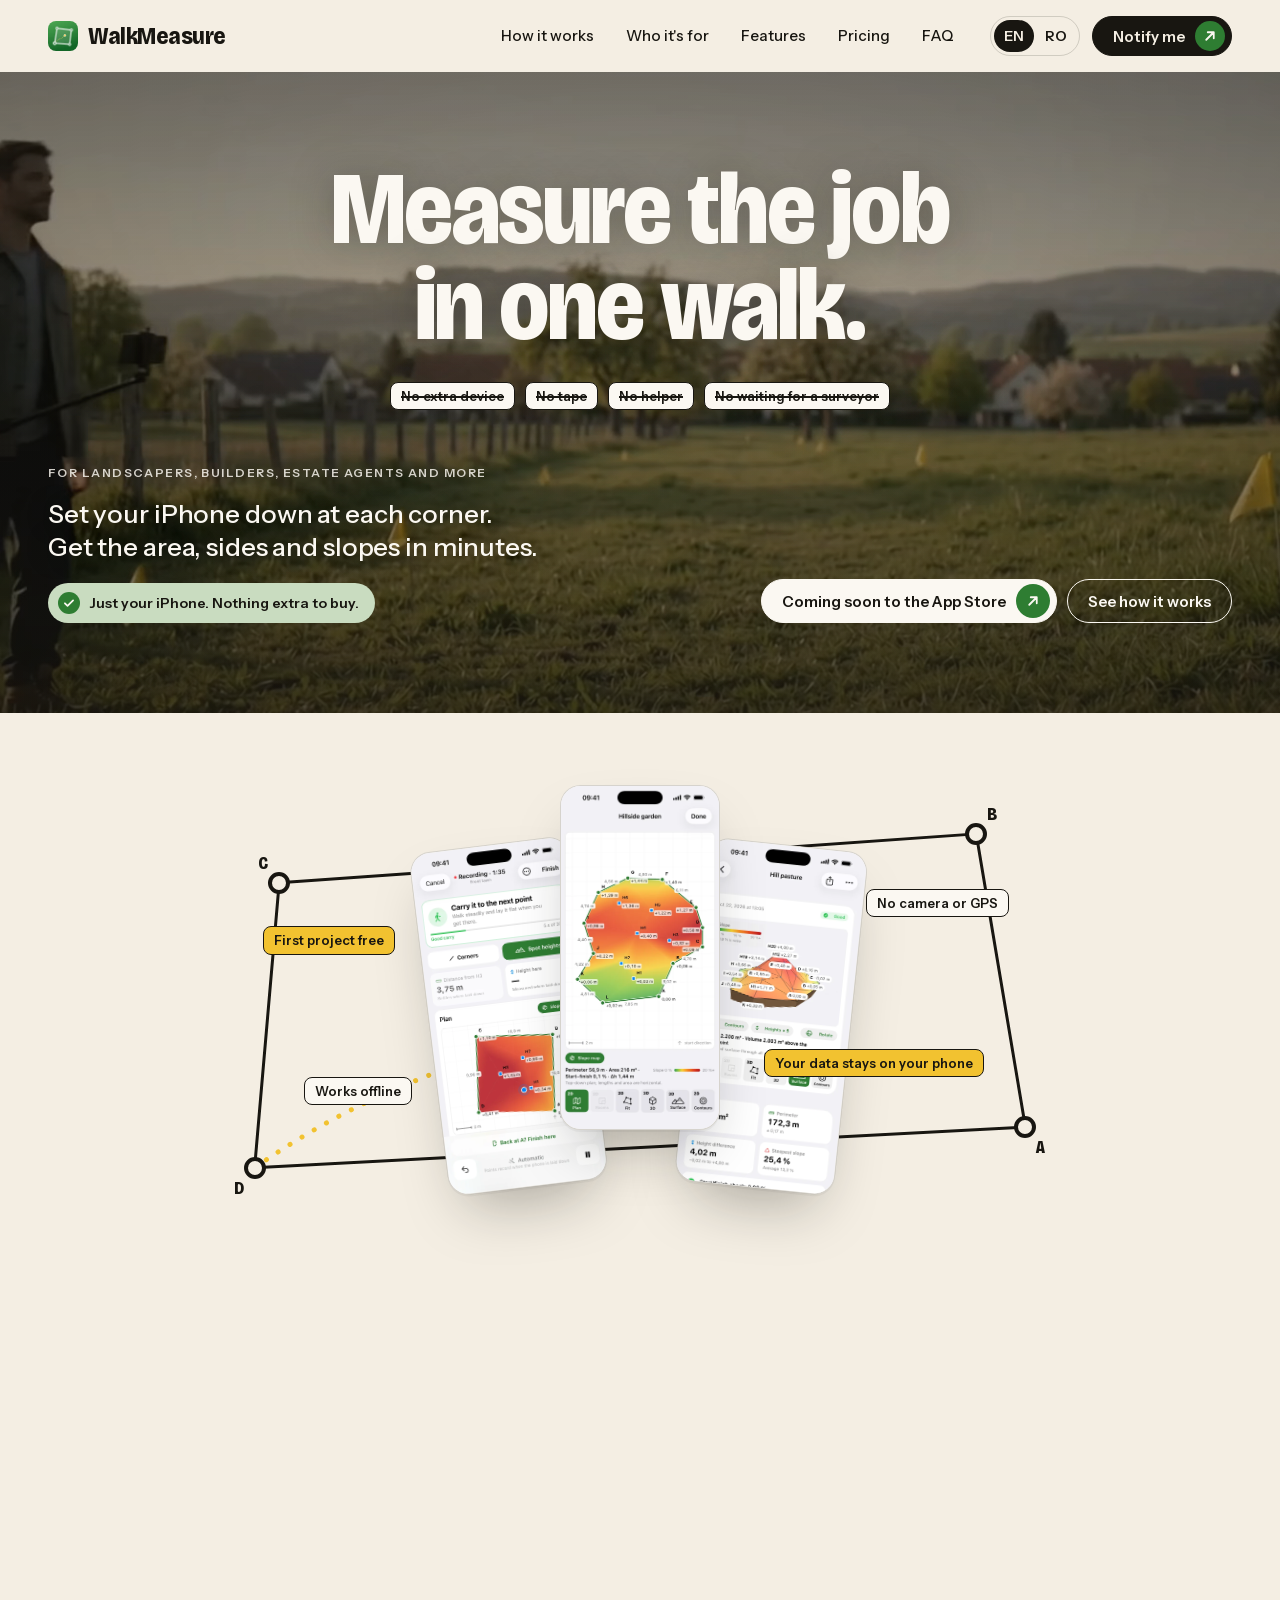
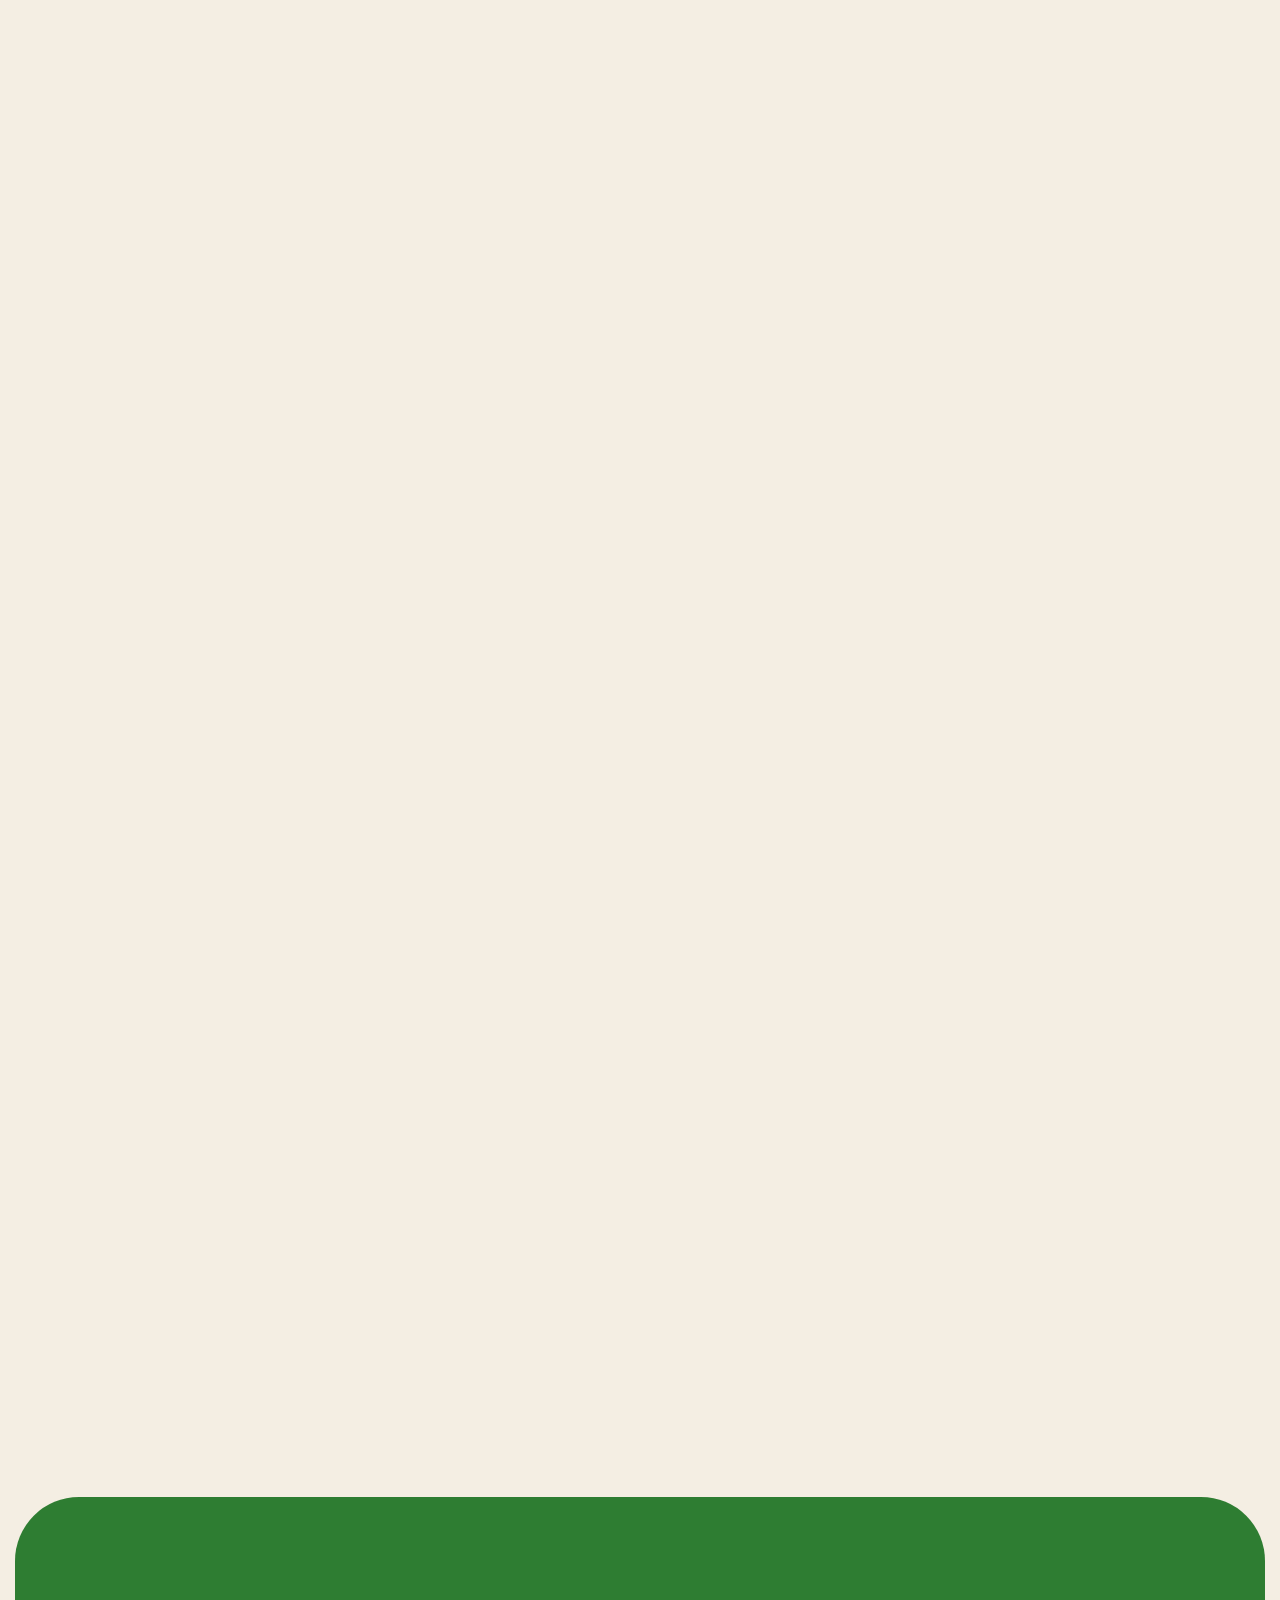
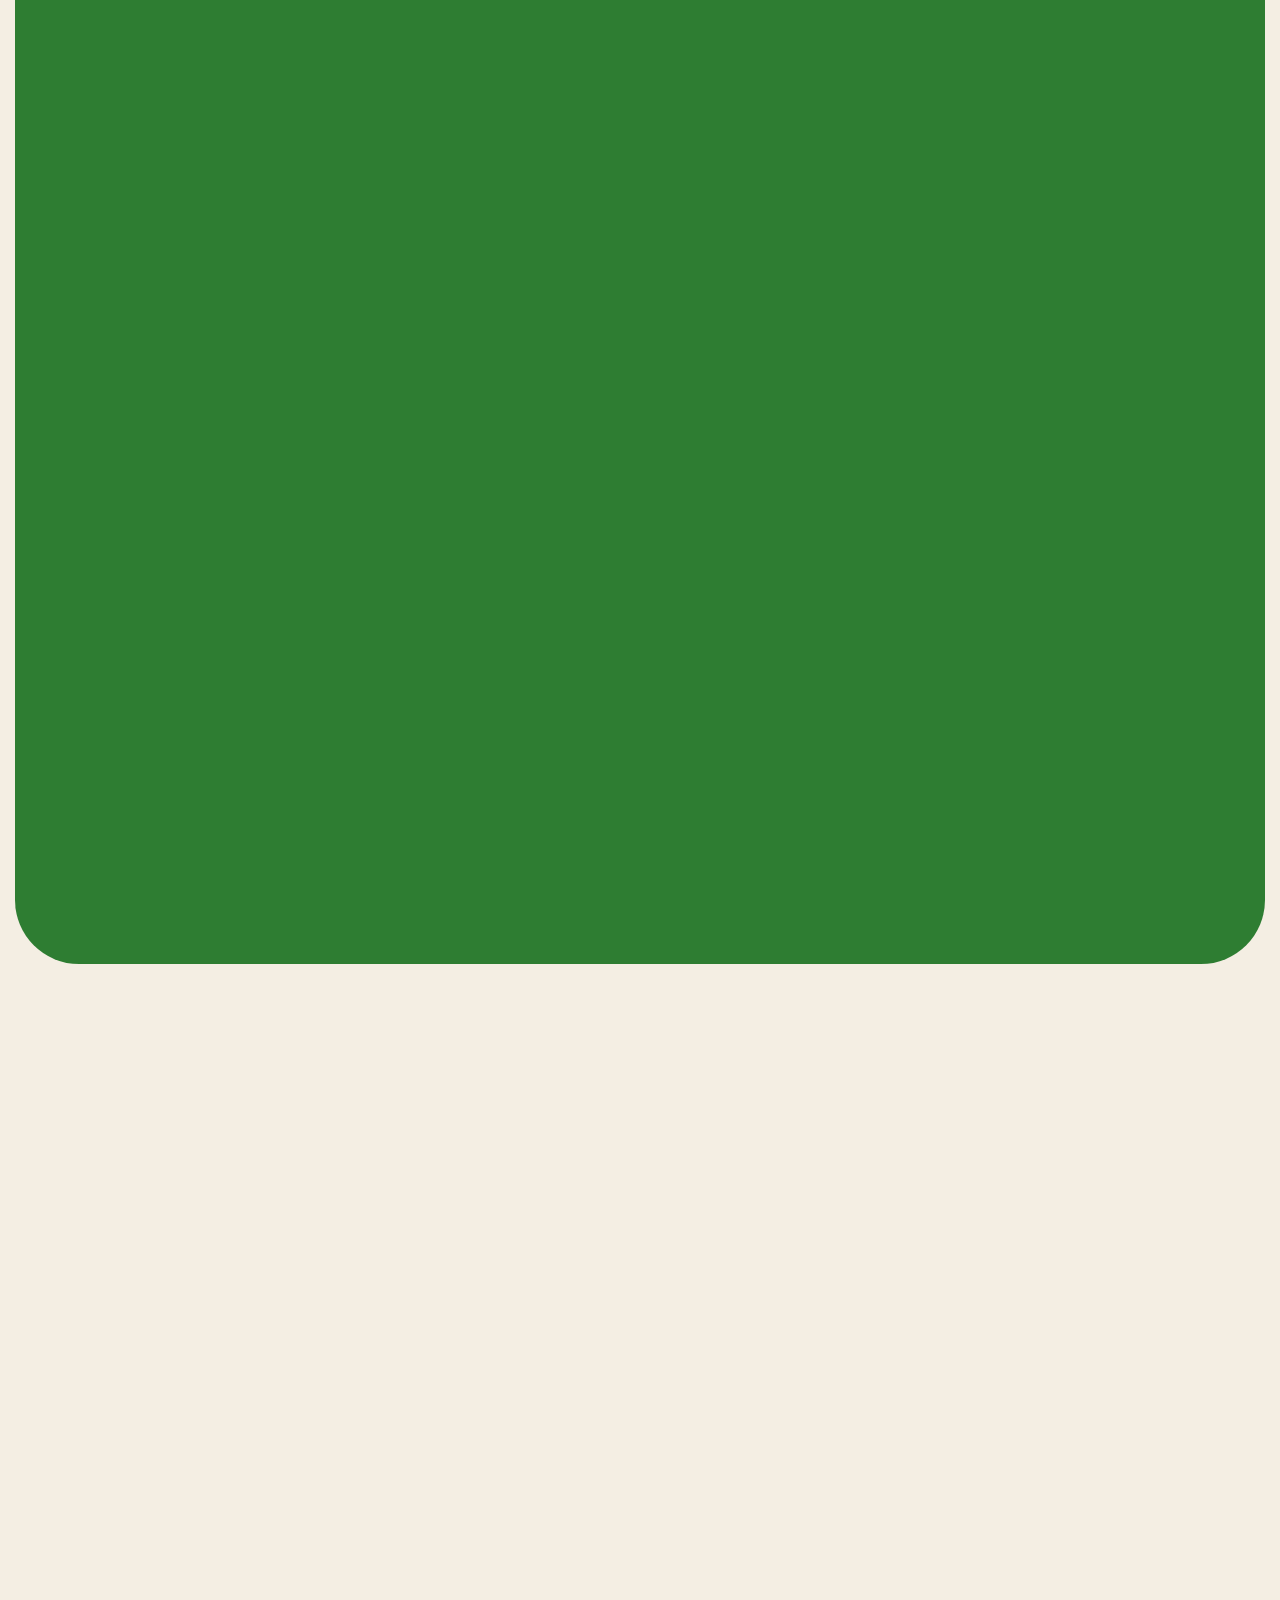
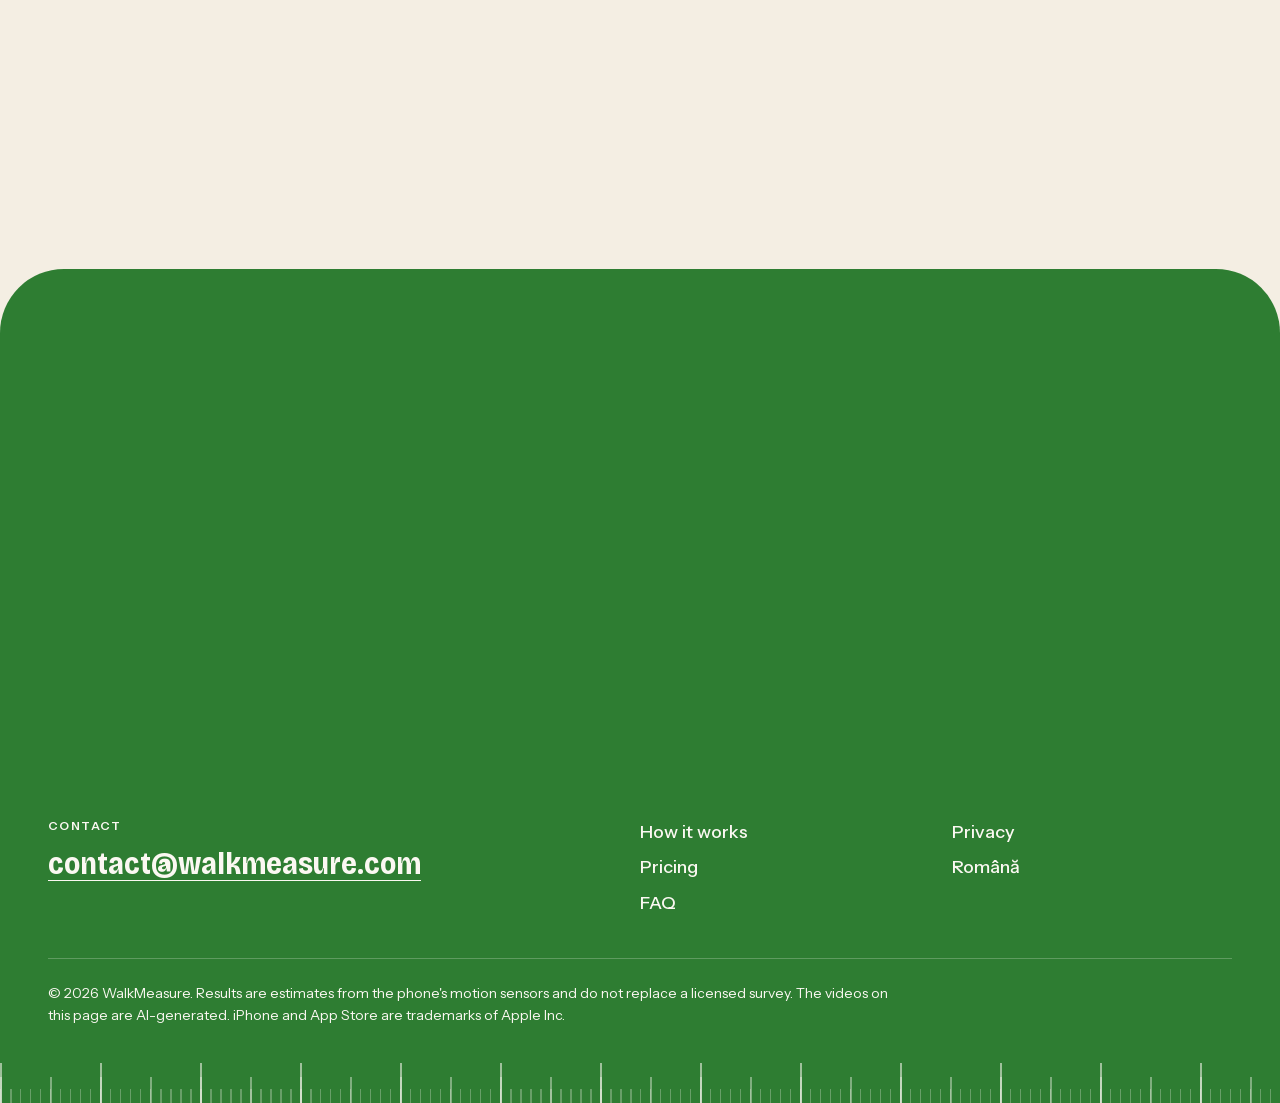
<file: index.html>
<!doctype html>
<html lang="en" class="no-js">
  <head>
    <meta charset="utf-8" />
    <meta http-equiv="Content-Security-Policy" content="default-src 'none'; script-src 'self'; style-src 'self'; img-src 'self'; font-src 'self'; media-src 'self'; base-uri 'none'; form-action 'none'; upgrade-insecure-requests">
    <meta name="referrer" content="strict-origin-when-cross-origin">
    <meta
      name="viewport"
      content="width=device-width, initial-scale=1, viewport-fit=cover"
    />
    <script src="assets/lang.js"></script>
    <title>
      WalkMeasure — measure a plot, a lawn or a room with your iPhone, no tape
      measure
    </title>
    <meta
      name="description"
      content="For landscapers, builders and estate agents who need the size of a plot, a lawn or a room today. Set your iPhone down at each corner: area, sides, slopes and floor plans in minutes. No extra device to buy: just the iPhone you already have. No camera, no GPS, no internet."
    />
    <meta name="theme-color" content="#f4eee3" />
    <meta name="color-scheme" content="only light" />
    <link rel="icon" href="assets/favicon.svg" type="image/svg+xml" />
    <link rel="apple-touch-icon" href="assets/img/apple-touch-icon.png" />
    <link rel="canonical" href="https://walkmeasure.com/" />
    <link rel="alternate" hreflang="ro" href="https://walkmeasure.com/ro/" />
    <link rel="alternate" hreflang="en" href="https://walkmeasure.com/" />
    <link
      rel="alternate"
      hreflang="x-default"
      href="https://walkmeasure.com/"
    />
    <meta property="og:type" content="website" />
    <meta property="og:locale" content="en_US" />
    <meta
      property="og:title"
      content="WalkMeasure — measure the job in one walk"
    />
    <meta
      property="og:description"
      content="Area, sides, slopes and floor plans from your iPhone. No extra device, no tape measure, no GPS. First project free."
    />
    <meta property="og:url" content="https://walkmeasure.com/" />
    <meta
      property="og:image"
      content="https://walkmeasure.com/assets/img/og-en.png"
    />
    <meta property="og:image:width" content="1200" />
    <meta property="og:image:height" content="630" />
    <meta name="twitter:card" content="summary_large_image" />
    <link
      rel="preload"
      href="assets/fonts/bricolage-latin.woff2"
      as="font"
      type="font/woff2"
      crossorigin
    />
    <link rel="stylesheet" href="assets/styles.css?v=22" />
    <script defer src="assets/site.js?v=22"></script>
  </head>
  <body>
    <a class="skip-link" href="#main">Skip to content</a>

    <header class="site-header">
      <div class="container header-inner">
        <a class="brand" href="./" aria-label="WalkMeasure — home">
          <img src="assets/img/app-icon.png" width="30" height="30" alt="" />
          WalkMeasure
        </a>
        <button
          class="menu-toggle"
          type="button"
          aria-expanded="false"
          aria-controls="nav"
        >
          <svg
            viewBox="0 0 24 24"
            fill="none"
            stroke="currentColor"
            stroke-width="2.2"
            stroke-linecap="round"
            aria-hidden="true"
          >
            <path d="M4 8h16M4 16h16" />
          </svg>
          Menu
        </button>
        <nav class="nav" id="nav" aria-label="Main">
          <div class="nav-links">
            <a href="#how">How it works</a>
            <a href="#who">Who it's for</a>
            <a href="#features">Features</a>
            <a href="#pricing">Pricing</a>
            <a href="#faq">FAQ</a>
          </div>
          <div class="nav-end">
            <div class="lang" aria-label="Language">
              <span aria-current="true">EN</span
              ><a href="ro/" hreflang="ro" lang="ro">RO</a>
            </div>
            <a class="btn btn-primary" href="#start"
              >Notify me
              <span class="arrow"
                ><svg
                  viewBox="0 0 24 24"
                  fill="none"
                  stroke="currentColor"
                  stroke-width="2.4"
                  stroke-linecap="round"
                  stroke-linejoin="round"
                  aria-hidden="true"
                >
                  <path d="M7 17L17 7M9 7h8v8" /></svg></span
            ></a>
          </div>
        </nav>
      </div>
    </header>

    <main id="main">
      <!-- ============ HERO: the narrow promise, to a specific customer ============ -->
      <section class="hero">
        <!-- The film: a muted background loop behind the promise. Sources and how they were made:
             marketing/video/05-hero-ai-clips.md. site.js fills in the sources, so visitors who ask
             for less motion or to save data, and pages without JavaScript, get the poster only. -->
        <div class="hero-film">
          <video class="hero-video" data-hero-video muted loop playsinline disablepictureinpicture preload="none" poster="assets/video/hero-poster.webp" aria-hidden="true" tabindex="-1">
            <source data-src="assets/video/hero-1440.hevc.mp4" type='video/mp4; codecs="hvc1.1.6.L150.90"' media="(min-width: 1200px)" />
            <source data-src="assets/video/hero-1440.av1.mp4" type='video/mp4; codecs="av01.0.12M.08"' media="(min-width: 1200px)" />
            <source data-src="assets/video/hero-1080.hevc.mp4" type='video/mp4; codecs="hvc1.1.6.L120.90"' media="(min-width: 720px)" />
            <source data-src="assets/video/hero-1080.av1.mp4" type='video/mp4; codecs="av01.0.08M.08"' media="(min-width: 720px)" />
            <source data-src="assets/video/hero-1080.mp4" type='video/mp4; codecs="avc1.640029"' media="(min-width: 720px)" />
            <source data-src="assets/video/hero-mobile.hevc.mp4" type='video/mp4; codecs="hvc1.1.6.L93.90"' />
            <source data-src="assets/video/hero-mobile.av1.mp4" type='video/mp4; codecs="av01.0.05M.08"' />
            <source data-src="assets/video/hero-mobile.mp4" type='video/mp4; codecs="avc1.640028"' />
          </video>
          <div class="container">
            <div class="hero-title">
              <h1><span>Measure the job</span> <span>in one walk.</span></h1>
              <ul class="stickers" aria-label="No more">
                <li class="sticker">No extra device</li>
                <li class="sticker">No tape</li>
                <li class="sticker">No helper</li>
                <li class="sticker">No waiting for a surveyor</li>
              </ul>
            </div>

            <div class="hero-intro">
              <div class="hero-copy">
                <p class="label">For landscapers, builders, estate agents and more</p>
                <p class="lead">
                  Set your iPhone down at each corner. Get the area, sides and
                  slopes in minutes.
                </p>
                <p class="hero-badge">
                  <svg viewBox="0 0 24 24" fill="none" stroke="currentColor" stroke-width="3" stroke-linecap="round" stroke-linejoin="round" aria-hidden="true"><path d="M5 12.5l4.5 4.5L19 7.5" /></svg>
                  Just your iPhone. Nothing extra to buy.
                </p>
              </div>
              <div class="actions">
                <!-- Once the app is published: point href="#start" at the App Store page and swap the button for Apple's official badge. -->
                <a class="btn btn-primary" href="#start" data-appstore
                  >Coming soon to the App Store
                  <span class="arrow"
                    ><svg
                      viewBox="0 0 24 24"
                      fill="none"
                      stroke="currentColor"
                      stroke-width="2.4"
                      stroke-linecap="round"
                      stroke-linejoin="round"
                      aria-hidden="true"
                    >
                      <path d="M7 17L17 7M9 7h8v8" /></svg></span
                ></a>
                <a class="btn btn-light" href="#how">See how it works</a>
              </div>
            </div>
          </div>
        </div>

        <div class="container">
          <div class="hero-stage pop">
            <div class="phones">
              <svg
                class="plot"
                viewBox="0 0 100 100"
                preserveAspectRatio="none"
                aria-hidden="true"
              >
                <path class="edge" d="M6 24 L91 12 L97 84 L3 94 Z" />
                <path class="walk" d="M3 94 C 20 70, 34 66, 50 52" />
              </svg>
              <span
                class="plot-corner nw"
                aria-hidden="true"
                ><b>C</b></span
              >
              <span
                class="plot-corner ne"
                aria-hidden="true"
                ><b>B</b></span
              >
              <span
                class="plot-corner se"
                aria-hidden="true"
                ><b>A</b></span
              >
              <span
                class="plot-corner sw"
                aria-hidden="true"
                ><b>D</b></span
              >
              <figure class="shot shot-side shot-left">
                <img
                  src="assets/img/app/measure.webp"
                  alt=""
                  width="660"
                  height="1434"
                />
              </figure>
              <figure class="shot shot-main">
                <img
                  src="assets/img/app/plan-slope.webp"
                  alt="WalkMeasure's plan of a hillside garden: twelve corners and six spot heights, with side lengths, heights and a slope map from the flat lawn to the steep bank"
                  width="660"
                  height="1434"
                  fetchpriority="high"
                />
              </figure>
              <figure class="shot shot-side shot-right">
                <img
                  src="assets/img/app/project-results.webp"
                  alt=""
                  width="660"
                  height="1434"
                />
              </figure>
            </div>
            <ul class="facts" aria-label="In short">
              <li class="sticker yellow">First project free</li>
              <li class="sticker">No camera or GPS</li>
              <li class="sticker">Works offline</li>
              <li class="sticker yellow">Your data stays on your phone</li>
            </ul>
          </div>
        </div>
      </section>

      <!-- ============ HOW IT WORKS ============ -->
      <section id="how">
        <div class="container">
          <div class="head reveal">
            <span class="label">How it works</span>
            <h2>Set the phone down. Feel the buzz. Move on.</h2>
          </div>

          <!--
        The steps are short clips (assets/video/how-1 … how-5), one per step, made with
        scripts/encode-how-it-works.sh. site.js adds their sources and plays each clip once when
        its step comes up; the poster (the clip's last frame) is what visitors who ask for less
        motion or to save data see. Prompts: marketing/video/how-it-works/.
      -->
          <div
            class="demo reveal"
            data-demo
            aria-roledescription="presentation"
            aria-label="How to measure with a selfie stick"
          >
            <div class="demo-stage">
              <figure class="slide active" data-step="4">
                <video
                  data-clip="assets/video/how-1"
                  poster="assets/video/how-1-poster.webp"
                  muted
                  playsinline
                  disablepictureinpicture
                  preload="none"
                  width="1280"
                  height="720"
                  aria-label="Hands clipping the phone into a selfie stick's clamp"
                ></video>
                <svg class="ov" viewBox="0 0 1920 1080" preserveAspectRatio="xMidYMid slice" aria-hidden="true" focusable="false">
                <g transform="translate(1340 320)">
                  <g class="ov-sc">
                    <g class="ov-snap" opacity="0">
                      <animate attributeName="opacity" values="0;1;1;0" keyTimes="0;0.2;0.6;1" dur="0.45s" begin="0.25s" fill="freeze" />
                      <animateTransform attributeName="transform" type="scale" values="0.8;1.1" dur="0.45s" begin="0.25s" fill="freeze" />
                      <path class="ring" d="M-155 -56L-202 -74M-95 -135L-123 -176M0 -165V-215M95 -135L123 -176M155 -56L202 -74" />
                      <path class="ray" d="M-155 -56L-202 -74M-95 -135L-123 -176M0 -165V-215M95 -135L123 -176M155 -56L202 -74" />
                    </g>
                  </g>
                </g>
                <g transform="translate(1860 60)">
                  <g class="ov-sc">
                    <g opacity="0">
                      <animate attributeName="opacity" from="0" to="1" dur="0.25s" begin="1.7s" fill="freeze" />
                      <animateTransform attributeName="transform" type="translate" values="0 -16;0 0" dur="0.3s" begin="1.7s" fill="freeze" />
                      <g class="ov-tag" transform="translate(-444 0)">
                        <rect class="ov-pill" width="444" height="104" rx="52" />
                        <path class="ov-stick" d="M42 80l20-22" />
                        <rect class="ov-phone" x="52" y="22" width="26" height="36" rx="6" />
                        <text x="98" y="66">Selfie stick</text>
                        <rect class="ov-track" x="328" y="27" width="88" height="50" rx="25" />
                        <rect class="ov-track-on" x="328" y="27" width="88" height="50" rx="25" opacity="0">
                          <animate attributeName="opacity" from="0" to="1" dur="0.2s" begin="2.2s" fill="freeze" />
                        </rect>
                        <circle class="ov-knob" cx="353" cy="52" r="19">
                          <animate attributeName="cx" from="353" to="391" dur="0.2s" begin="2.2s" fill="freeze" />
                        </circle>
                      </g>
                    </g>
                  </g>
                </g>
                </svg>
              </figure>
              <figure class="slide">
                <video
                  data-clip="assets/video/how-2"
                  poster="assets/video/how-2-poster.webp"
                  muted
                  playsinline
                  disablepictureinpicture
                  preload="none"
                  width="1280"
                  height="720"
                  aria-label="The selfie stick lowers the phone to lie flat on the ground at the first corner"
                ></video>
                <svg class="ov" viewBox="0 0 1920 1080" preserveAspectRatio="xMidYMid slice" aria-hidden="true" focusable="false">
                <g transform="translate(1354 961)">
                  <g class="ov-sc">
                    <circle class="ov-buzz" r="28" opacity="0">
                      <animate attributeName="r" from="28" to="100" dur="0.42s" begin="2.5s" fill="freeze" />
                      <animate attributeName="opacity" from="1" to="0" dur="0.42s" begin="2.5s" fill="freeze" />
                    </circle>
                    <g class="ov-corner" opacity="0">
                      <set attributeName="opacity" to="1" begin="2.5s" fill="freeze" />
                      <animateTransform attributeName="transform" type="scale" values="0.3;1.2;1" keyTimes="0;0.6;1" dur="0.3s" begin="2.5s" fill="freeze" />
                      <circle r="28" />
                      <text x="44" y="-26">A</text>
                    </g>
                  </g>
                </g>
                </svg>
              </figure>
              <figure class="slide" data-buzz="0.45">
                <video
                  data-clip="assets/video/how-3"
                  poster="assets/video/how-3-poster.webp"
                  muted
                  playsinline
                  disablepictureinpicture
                  preload="none"
                  width="1280"
                  height="720"
                  aria-label="A hand on the selfie stick's handle, feeling the buzz"
                ></video>
                <svg class="ov" viewBox="0 0 1920 1080" preserveAspectRatio="xMidYMid slice" aria-hidden="true" focusable="false">
                <g transform="translate(930 470)">
                    <circle class="ov-ripple" r="150" stroke-width="16" opacity="0">
                      <animate attributeName="r" from="150" to="560" dur="0.7s" begin="0.45s" fill="freeze" />
                      <animate attributeName="stroke-width" from="16" to="4" dur="0.7s" begin="0.45s" fill="freeze" />
                      <animate attributeName="opacity" from="0.95" to="0" dur="0.7s" begin="0.45s" fill="freeze" />
                    </circle>
                    <circle class="ov-ripple" r="150" stroke-width="16" opacity="0">
                      <animate attributeName="r" from="150" to="560" dur="0.7s" begin="0.6s" fill="freeze" />
                      <animate attributeName="stroke-width" from="16" to="4" dur="0.7s" begin="0.6s" fill="freeze" />
                      <animate attributeName="opacity" from="0.95" to="0" dur="0.7s" begin="0.6s" fill="freeze" />
                    </circle>
                    <circle class="ov-ripple" r="150" stroke-width="16" opacity="0">
                      <animate attributeName="r" from="150" to="560" dur="0.7s" begin="0.75s" fill="freeze" />
                      <animate attributeName="stroke-width" from="16" to="4" dur="0.7s" begin="0.75s" fill="freeze" />
                      <animate attributeName="opacity" from="0.95" to="0" dur="0.7s" begin="0.75s" fill="freeze" />
                    </circle>
                </g>
                <g transform="translate(1860 60)">
                  <g class="ov-sc">
                    <g opacity="0">
                      <animate attributeName="opacity" from="0" to="1" dur="0.25s" begin="0.95s" fill="freeze" />
                      <animateTransform attributeName="transform" type="translate" values="0 -16;0 0" dur="0.3s" begin="0.95s" fill="freeze" />
                      <g class="ov-tag" transform="translate(-451 0)">
                        <rect class="ov-pill" width="451" height="104" rx="52" />
                        <circle class="ov-ok" cx="54" cy="52" r="26" />
                        <path class="ov-tick" d="M42 53l8 8 15-17" />
                        <text x="98" y="66">Point A recorded</text>
                      </g>
                    </g>
                  </g>
                </g>
                </svg>
              </figure>
              <figure class="slide" data-step="3">
                <video
                  data-clip="assets/video/how-4"
                  poster="assets/video/how-4-poster.webp"
                  muted
                  playsinline
                  disablepictureinpicture
                  preload="none"
                  width="1280"
                  height="720"
                  aria-label="The phone carried on the stick to the next point"
                ></video>
                <svg class="ov" viewBox="0 0 1920 1080" preserveAspectRatio="xMidYMid slice" aria-hidden="true" focusable="false">
                <g>
                  <animateTransform attributeName="transform" type="translate" values="0 0;-110 -7" dur="1.29s" fill="freeze" />
                  <g class="ov-walk">
                    <line class="ring" x1="410" y1="766" x2="410" y2="766">
                      <animate attributeName="x2" values="410;1303;1386;1536;1645" keyTimes="0;0.26;0.64;0.78;1" dur="1.29s" begin="0s" fill="freeze" />
                      <animate attributeName="y2" values="766;986;994;999;1005" keyTimes="0;0.26;0.64;0.78;1" dur="1.29s" begin="0s" fill="freeze" />
                    </line>
                    <line class="dot" x1="410" y1="766" x2="410" y2="766">
                      <animate attributeName="x2" values="410;1303;1386;1536;1645" keyTimes="0;0.26;0.64;0.78;1" dur="1.29s" begin="0s" fill="freeze" />
                      <animate attributeName="y2" values="766;986;994;999;1005" keyTimes="0;0.26;0.64;0.78;1" dur="1.29s" begin="0s" fill="freeze" />
                    </line>
                  </g>
                  <g transform="translate(410 766)">
                    <g class="ov-sc">
                      <g class="ov-corner">
                        <circle r="28" />
                        <text x="44" y="-26">A</text>
                      </g>
                    </g>
                  </g>
                </g>
                </svg>
              </figure>
              <figure class="slide">
                <video
                  data-clip="assets/video/how-5"
                  poster="assets/video/how-5-poster.webp"
                  muted
                  playsinline
                  disablepictureinpicture
                  preload="none"
                  width="1280"
                  height="720"
                  aria-label="Walking back to the starting corner to close the outline"
                ></video>
                <svg class="ov" viewBox="0 0 1920 1080" preserveAspectRatio="xMidYMid slice" aria-hidden="true" focusable="false">
                <g class="ov-walk">
                  <line class="ring" x1="245" y1="902" x2="245" y2="902">
                    <animate attributeName="x2" values="245;405;500;560;590;615;680;730" keyTimes="0;0.15;0.3;0.44;0.59;0.74;0.89;1" dur="1.13s" begin="0s" fill="freeze" />
                    <animate attributeName="y2" values="902;910.5;915.6;918.8;920.4;921.7;925.1;927.8" keyTimes="0;0.15;0.3;0.44;0.59;0.74;0.89;1" dur="1.13s" begin="0s" fill="freeze" />
                  </line>
                  <line class="dot" x1="245" y1="902" x2="245" y2="902">
                    <animate attributeName="x2" values="245;405;500;560;590;615;680;730" keyTimes="0;0.15;0.3;0.44;0.59;0.74;0.89;1" dur="1.13s" begin="0s" fill="freeze" />
                    <animate attributeName="y2" values="902;910.5;915.6;918.8;920.4;921.7;925.1;927.8" keyTimes="0;0.15;0.3;0.44;0.59;0.74;0.89;1" dur="1.13s" begin="0s" fill="freeze" />
                  </line>
                </g>
                <g class="ov-walk" opacity="0">
                  <set attributeName="opacity" to="1" begin="1.35s" fill="freeze" />
                  <line class="ring" x1="915" y1="937.6" x2="915" y2="937.6">
                    <animate attributeName="x2" values="915;1326" keyTimes="0;1" dur="0.5s" begin="1.35s" fill="freeze" />
                    <animate attributeName="y2" values="937.6;959.5" keyTimes="0;1" dur="0.5s" begin="1.35s" fill="freeze" />
                  </line>
                  <line class="dot" x1="915" y1="937.6" x2="915" y2="937.6">
                    <animate attributeName="x2" values="915;1326" keyTimes="0;1" dur="0.5s" begin="1.35s" fill="freeze" />
                    <animate attributeName="y2" values="937.6;959.5" keyTimes="0;1" dur="0.5s" begin="1.35s" fill="freeze" />
                  </line>
                </g>
                <g transform="translate(245 902)">
                  <g class="ov-sc">
                    <g class="ov-corner">
                      <circle r="28" />
                      <text x="44" y="-26">D</text>
                    </g>
                  </g>
                </g>
                <g transform="translate(1354 961)">
                  <g class="ov-sc">
                    <g class="ov-corner">
                      <circle r="28" />
                      <text x="44" y="-26">A</text>
                    </g>
                  </g>
                </g>
                <g transform="translate(1354 961)">
                  <g class="ov-sc">
                    <circle class="ov-buzz" r="28" opacity="0">
                      <animate attributeName="r" from="28" to="100" dur="0.42s" begin="1.85s" fill="freeze" />
                      <animate attributeName="opacity" from="1" to="0" dur="0.42s" begin="1.85s" fill="freeze" />
                    </circle>
                    <g opacity="0">
                      <set attributeName="opacity" to="1" begin="1.85s" fill="freeze" />
                      <animateTransform attributeName="transform" type="scale" values="0.6;1.15;1" keyTimes="0;0.6;1" dur="0.3s" begin="1.85s" fill="freeze" />
                      <circle class="ov-done" r="50" />
                    </g>
                  </g>
                </g>
                <g transform="translate(1860 60)">
                  <g class="ov-sc">
                    <g opacity="0">
                      <animate attributeName="opacity" from="0" to="1" dur="0.25s" begin="2.15s" fill="freeze" />
                      <animateTransform attributeName="transform" type="translate" values="0 -16;0 0" dur="0.3s" begin="2.15s" fill="freeze" />
                      <g class="ov-tag" transform="translate(-406 0)">
                        <rect class="ov-pill" width="406" height="104" rx="52" />
                        <circle class="ov-ok" cx="54" cy="52" r="26" />
                        <path class="ov-tick" d="M42 53l8 8 15-17" />
                        <text x="98" y="66">Closed outline</text>
                      </g>
                    </g>
                  </g>
                </g>
                </svg>
              </figure>
              <div class="demo-progress"><span></span></div>
            </div>
            <div class="slide-caption">
              <p class="active">
                <span class="num">1</span
                ><strong>Clip the phone onto a selfie stick</strong
                ><span
                  >Turn on "Selfie stick" in the app. No more bending down at
                  every point.</span
                >
              </p>
              <p>
                <span class="num">2</span
                ><strong>Set it down and hold it still</strong
                ><span
                  >Flat on the ground at the first corner, for about a second.
                  The point records itself.</span
                >
              </p>
              <p>
                <span class="num">3</span
                ><strong>Feel the buzz in the handle</strong
                ><span
                  >The phone gives a strong buzz and a beep: your signal to move
                  on.</span
                >
              </p>
              <p>
                <span class="num">4</span><strong>Carry it on</strong
                ><span
                  >Every meter or more, and at every corner, set it down
                  again.</span
                >
              </p>
              <p>
                <span class="num">5</span
                ><strong>Finish where you started</strong
                ><span
                  >The outline closes and the app shows the area, the sides and
                  the measured error.</span
                >
              </p>
            </div>
            <div class="demo-controls">
              <button
                class="demo-prev"
                type="button"
                aria-label="Previous step"
              >
                <svg
                  viewBox="0 0 24 24"
                  fill="none"
                  stroke="currentColor"
                  stroke-width="2.2"
                  stroke-linecap="round"
                  stroke-linejoin="round"
                  aria-hidden="true"
                >
                  <path d="M15 6l-6 6 6 6" />
                </svg>
              </button>
              <div class="demo-dots">
                <button type="button" aria-label="Step 1"></button>
                <button type="button" aria-label="Step 2"></button>
                <button type="button" aria-label="Step 3"></button>
                <button type="button" aria-label="Step 4"></button>
                <button type="button" aria-label="Step 5"></button>
              </div>
              <button
                class="demo-pause"
                type="button"
                aria-pressed="false"
                aria-label="Pause"
                data-pause-label="Pause"
                data-play-label="Play"
              >
                <svg
                  class="icon-pause"
                  viewBox="0 0 24 24"
                  fill="currentColor"
                  aria-hidden="true"
                >
                  <rect x="6" y="5" width="4" height="14" rx="1" />
                  <rect x="14" y="5" width="4" height="14" rx="1" />
                </svg>
                <svg
                  class="icon-play"
                  viewBox="0 0 24 24"
                  fill="currentColor"
                  aria-hidden="true"
                >
                  <path d="M7 5l12 7-12 7z" />
                </svg>
              </button>
              <button class="demo-next" type="button" aria-label="Next step">
                <svg
                  viewBox="0 0 24 24"
                  fill="none"
                  stroke="currentColor"
                  stroke-width="2.2"
                  stroke-linecap="round"
                  stroke-linejoin="round"
                  aria-hidden="true"
                >
                  <path d="M9 6l6 6-6 6" />
                </svg>
              </button>
            </div>
          </div>

          <aside class="accuracy-tip reveal">
            <div class="tip-text">
              <span class="label">For the best accuracy</span>
              <h3>More points, shorter gaps.</h3>
              <p>The error builds up while the phone is carried, and starts over each time you set it down. So set it down often: at every corner, at every bend, and every few meters along a long side. Many short carries give a more accurate result than a few long ones.</p>
            </div>
              <svg class="tip-art" viewBox="0 0 320 150" width="320" height="150" role="img" aria-label="Two walks compared: with few points the error grows large between them; with many close points it stays small.">
              <text x="0" y="16">Few points, long carries</text>
              <line class="tip-path" x1="24" y1="46" x2="296" y2="46" />
              <polygon class="tip-error" points="26,46 158,30 158,62" />
              <polygon class="tip-error" points="162,46 294,30 294,62" />
              <circle class="tip-dot" cx="24" cy="46" r="5" />
              <circle class="tip-dot" cx="160" cy="46" r="5" />
              <circle class="tip-dot" cx="296" cy="46" r="5" />
              <text x="0" y="98">Many points, short carries</text>
              <line class="tip-path" x1="24" y1="126" x2="296" y2="126" />
              <polygon class="tip-error" points="26,126 56,122 56,130" />
              <polygon class="tip-error" points="60,126 90,122 90,130" />
              <polygon class="tip-error" points="94,126 124,122 124,130" />
              <polygon class="tip-error" points="128,126 158,122 158,130" />
              <polygon class="tip-error" points="162,126 192,122 192,130" />
              <polygon class="tip-error" points="196,126 226,122 226,130" />
              <polygon class="tip-error" points="230,126 260,122 260,130" />
              <polygon class="tip-error" points="264,126 294,122 294,130" />
              <circle class="tip-dot" cx="24" cy="126" r="5" />
              <circle class="tip-dot" cx="58" cy="126" r="5" />
              <circle class="tip-dot" cx="92" cy="126" r="5" />
              <circle class="tip-dot" cx="126" cy="126" r="5" />
              <circle class="tip-dot" cx="160" cy="126" r="5" />
              <circle class="tip-dot" cx="194" cy="126" r="5" />
              <circle class="tip-dot" cx="228" cy="126" r="5" />
              <circle class="tip-dot" cx="262" cy="126" r="5" />
              <circle class="tip-dot" cx="296" cy="126" r="5" />
              </svg>
          </aside>
        </div>
      </section>

      <!-- ============ FEATURES: six tiles, each with a small scene that plays on screen ============ -->
      <section id="features">
        <div class="container">
          <div class="head reveal">
            <span class="label">Features</span>
            <h2>
              Everything you need, from <span class="walked">one walk<svg class="walked-line draw" viewBox="0 0 300 24" preserveAspectRatio="none" aria-hidden="true"><path d="M4 14 C 50 6, 96 20, 150 12 S 250 6, 296 14" /></svg></span>
            </h2>
            <p class="lead">
              Area and sides for the quote, slopes for the drainage, a floor
              plan for the drawing: one app, on the phone you already carry.
              No other device to buy.
            </p>
            <div class="floaters" aria-hidden="true">
              <span class="floater f-tape" data-drift="-.08">
                <svg class="mini-tape" viewBox="0 0 150 44">
                  <defs><clipPath id="mini-tape-clip"><rect width="118" height="44" /></clipPath></defs>
                  <g clip-path="url(#mini-tape-clip)">
                    <g class="mt-strip">
                      <rect class="mt-band" x="12" y="16" width="112" height="13" />
                      <path class="mt-ticks" d="M18 17v7 M24 17v4 M30 17v4 M36 17v4 M42 17v4 M48 17v7 M54 17v4 M60 17v4 M66 17v4 M72 17v4 M78 17v7 M84 17v4 M90 17v4 M96 17v4 M102 17v4 M108 17v7 M114 17v4 M120 17v4" />
                      <rect class="mt-hook" x="8" y="12" width="6" height="21" rx="2" />
                    </g>
                  </g>
                  <rect class="mt-case" x="116" y="6" width="32" height="32" rx="9" />
                  <g class="mt-reel"><circle cx="132" cy="22" r="9.5" /><line x1="132" y1="15" x2="132" y2="29" /></g>
                  <circle class="mt-hub" cx="132" cy="22" r="2.6" />
                </svg>
              </span>
              <span class="floater f-area" data-drift="-.2"><span class="sticker yellow">168 m²</span></span>
              <span class="floater f-side" data-drift=".16"><span class="sticker">24.0 m</span></span>
              <span class="floater f-corner" data-drift=".05"><span class="corner-dot">A</span></span>
            </div>
          </div>
          <ol class="feats">
            <li class="feat feat-area reveal">
              <div class="feat-art" aria-hidden="true">
                <svg class="scene" viewBox="30 0 500 250">
                  <defs>
                    <mask id="area-walk" maskUnits="userSpaceOnUse" x="0" y="0" width="560" height="250">
                      <path class="mask-line mv area-trail" pathLength="100" d="M80 200 L130 70 L400 48 L480 196 Z" />
                    </mask>
                  </defs>
                  <g class="sc mv">
                    <path class="area-fill mv" d="M80 200 L130 70 L400 48 L480 196 Z" />
                    <path class="area-edge mv" d="M80 200 L130 70 L400 48 L480 196 Z" />
                    <path class="walk" mask="url(#area-walk)" d="M80 200 L130 70 L400 48 L480 196 Z" />
                    <g transform="translate(83 126)"><g class="tag mv"><rect x="-30" y="-13" width="60" height="26" rx="7" /><text y="4.5">8.4 m</text></g></g>
                    <g transform="translate(263 33)"><g class="tag mv"><rect x="-30" y="-13" width="60" height="26" rx="7" /><text y="4.5">16.3 m</text></g></g>
                    <g transform="translate(461 111)"><g class="tag mv"><rect x="-30" y="-13" width="60" height="26" rx="7" /><text y="4.5">10.1 m</text></g></g>
                    <g transform="translate(280 222)"><g class="tag mv"><rect x="-30" y="-13" width="60" height="26" rx="7" /><text y="4.5">24.0 m</text></g></g>
                    <text class="area-num mv" x="272" y="143">168 m²</text>
                  </g>
                  <circle class="stake" cx="80" cy="200" r="8" />
                  <circle class="stake" cx="130" cy="70" r="8" />
                  <circle class="stake" cx="400" cy="48" r="8" />
                  <circle class="stake" cx="480" cy="196" r="8" />
                  <text class="corner-name" x="62" y="224">A</text>
                  <text class="corner-name" x="112" y="60">B</text>
                  <text class="corner-name" x="418" y="40">C</text>
                  <text class="corner-name" x="498" y="218">D</text>
                  <g class="sc mv"><g class="phone area-phone mv"><rect x="-8" y="-13" width="16" height="26" rx="4" /><rect class="screen" x="-5" y="-9.5" width="10" height="17" rx="1.5" /></g></g>
                </svg>
              </div>
              <div class="feat-text">
                <h3>Area, perimeter, sides</h3>
                <p>Every number comes with its margin of error.</p>
              </div>
            </li>
            <li class="feat feat-slope dark reveal">
              <div class="feat-art" aria-hidden="true">
                <svg class="scene" viewBox="0 0 400 250">
                  <defs>
                    <linearGradient id="slope-shade" gradientUnits="userSpaceOnUse" x1="0" y1="30" x2="0" y2="228">
                      <stop offset="0" stop-color="#f2c230" />
                      <stop offset=".5" stop-color="#a6d18f" />
                      <stop offset="1" stop-color="#4f9a52" />
                    </linearGradient>
                  </defs>
                  <g class="mesh" stroke="url(#slope-shade)">
                    <polyline points="200,42.3 181.6,56.7 163.2,71.3 144.8,85.3 126.4,98.1 108,108.9 89.6,117.4 71.2,123.3 52.8,127 34.4,128.7 16,129.2" />
                    <polyline points="200,42.3 218.4,52.2 236.8,62.2 255.2,71.9 273.6,80.9 292,88.9 310.4,95.7 328.8,101.3 347.2,106 365.6,110.3 384,114.8" />
                    <polyline points="218.4,52.2 200,67.3 181.6,82 163.2,95.7 144.8,107.5 126.4,117.1 108,124.2 89.6,129 71.2,131.7 52.8,133 34.4,133.7" />
                    <polyline points="181.6,56.7 200,67.3 218.4,77 236.8,85.5 255.2,92.5 273.6,98 292,102 310.4,105.1 328.8,107.9 347.2,111 365.6,115.3" />
                    <polyline points="236.8,62.2 218.4,77 200,91 181.6,103.4 163.2,113.9 144.8,122 126.4,127.9 108,131.8 89.6,134.3 71.2,136.1 52.8,138" />
                    <polyline points="163.2,71.3 181.6,82 200,91 218.4,97.9 236.8,102.7 255.2,105.6 273.6,107.2 292,108.3 310.4,109.7 328.8,112.3 347.2,117" />
                    <polyline points="255.2,71.9 236.8,85.5 218.4,97.9 200,108.5 181.6,117.2 163.2,123.9 144.8,128.9 126.4,132.6 108,135.7 89.6,138.9 71.2,142.7" />
                    <polyline points="144.8,85.3 163.2,95.7 181.6,103.4 200,108.5 218.4,111.2 236.8,112 255.2,111.7 273.6,111.4 292,112.2 310.4,115 328.8,120.7" />
                    <polyline points="273.6,80.9 255.2,92.5 236.8,102.7 218.4,111.2 200,118.1 181.6,123.6 163.2,128.1 144.8,132.3 126.4,136.8 108,142 89.6,148.3" />
                    <polyline points="126.4,98.1 144.8,107.5 163.2,113.9 181.6,117.2 200,118.1 218.4,117.3 236.8,115.9 255.2,115.1 273.6,116.1 292,119.8 310.4,126.6" />
                    <polyline points="292,88.9 273.6,98 255.2,105.6 236.8,112 218.4,117.3 200,122 181.6,126.7 163.2,132 144.8,138.4 126.4,146 108,155.1" />
                    <polyline points="108,108.9 126.4,117.1 144.8,122 163.2,123.9 181.6,123.6 200,122 218.4,120.4 236.8,120.1 255.2,122 273.6,126.9 292,135.1" />
                    <polyline points="310.4,95.7 292,102 273.6,107.2 255.2,111.7 236.8,115.9 218.4,120.4 200,125.9 181.6,132.8 163.2,141.3 144.8,151.5 126.4,163.1" />
                    <polyline points="89.6,117.4 108,124.2 126.4,127.9 144.8,128.9 163.2,128.1 181.6,126.7 200,125.9 218.4,126.8 236.8,130.1 255.2,136.5 273.6,145.9" />
                    <polyline points="328.8,101.3 310.4,105.1 292,108.3 273.6,111.4 255.2,115.1 236.8,120.1 218.4,126.8 200,135.5 181.6,146.1 163.2,158.5 144.8,172.1" />
                    <polyline points="71.2,123.3 89.6,129 108,131.8 126.4,132.6 144.8,132.3 163.2,132 181.6,132.8 200,135.5 218.4,140.6 236.8,148.3 255.2,158.7" />
                    <polyline points="347.2,106 328.8,107.9 310.4,109.7 292,112.2 273.6,116.1 255.2,122 236.8,130.1 218.4,140.6 200,153 181.6,167 163.2,181.8" />
                    <polyline points="52.8,127 71.2,131.7 89.6,134.3 108,135.7 126.4,136.8 144.8,138.4 163.2,141.3 181.6,146.1 200,153 218.4,162 236.8,172.7" />
                    <polyline points="365.6,110.3 347.2,111 328.8,112.3 310.4,115 292,119.8 273.6,126.9 255.2,136.5 236.8,148.3 218.4,162 200,176.7 181.6,191.8" />
                    <polyline points="34.4,128.7 52.8,133 71.2,136.1 89.6,138.9 108,142 126.4,146 144.8,151.5 163.2,158.5 181.6,167 200,176.7 218.4,187.3" />
                    <polyline points="384,114.8 365.6,115.3 347.2,117 328.8,120.7 310.4,126.6 292,135.1 273.6,145.9 255.2,158.7 236.8,172.7 218.4,187.3 200,201.7" />
                    <polyline points="16,129.2 34.4,133.7 52.8,138 71.2,142.7 89.6,148.3 108,155.1 126.4,163.1 144.8,172.1 163.2,181.8 181.6,191.8 200,201.7" />
                  </g>
                  <line class="probe-line" x1="236.8" y1="152" x2="236.8" y2="115.9" />
                  <circle class="probe-dot" cx="236.8" cy="115.9" r="5" />
                  <g class="probe-tag" transform="translate(236.8 81.9)"><g class="tag"><rect x="-32" y="-13" width="64" height="26" rx="7" /><text y="4.5">1.44 m</text></g></g>
                </svg>
              </div>
              <div class="feat-text">
                <h3>Heights and slopes</h3>
                <p>A slope map, contour lines and a 3D model.</p>
              </div>
            </li>
            <li class="feat feat-plan soft reveal">
              <div class="feat-art" aria-hidden="true">
                <svg class="scene" viewBox="0 0 400 250">
                  <g class="sc mv">
                    <path class="plan-walls mv" pathLength="100" d="M70 40 H330 V215 H70 Z" />
                    <path class="plan-inner mv" pathLength="100" d="M185 40 V130 M185 172 V215" />
                    <g class="plan-windows mv">
                      <rect class="cut" x="100" y="36" width="60" height="8" />
                      <rect class="cut" x="326" y="80" width="8" height="60" />
                      <path class="win-line" d="M100 38.5 H160 M100 41.5 H160 M328.5 80 V140 M331.5 80 V140" />
                    </g>
                    <g class="plan-doors mv">
                      <rect class="cut" x="110" y="211" width="42" height="8" />
                      <path class="door-arc mv" d="M152 215 A42 42 0 0 0 110 173 M185 130 A42 42 0 0 1 227 172" />
                      <line class="leaf leaf-front mv" x1="110" y1="215" x2="110" y2="173" />
                      <line class="leaf leaf-inner mv" x1="185" y1="172" x2="227" y2="172" />
                    </g>
                    <text class="room mv" x="128" y="110">12.6 m²</text>
                    <text class="room mv" x="266" y="104">15.9 m²</text>
                    <g class="phone plan-phone mv"><rect x="-14" y="-4.5" width="28" height="9" rx="3" /></g>
                  </g>
                </svg>
              </div>
              <div class="feat-text">
                <h3>Floor plans</h3>
                <p>Rooms, doors and windows, with the phone against each wall.</p>
              </div>
            </li>
            <li class="feat feat-loop reveal">
              <div class="feat-art" aria-hidden="true">
                <svg class="scene" viewBox="130 0 300 250">
                  <defs>
                    <mask id="loop-walk" maskUnits="userSpaceOnUse" x="0" y="0" width="560" height="250">
                      <circle class="mask-line mv loop-trail" cx="280" cy="125" r="88" pathLength="100" transform="rotate(-90 280 125)" />
                    </mask>
                  </defs>
                  <circle class="loop-track" cx="280" cy="125" r="88" />
                  <circle class="stake" cx="363.7" cy="97.8" r="7" />
                  <circle class="stake" cx="331.7" cy="196.2" r="7" />
                  <circle class="stake" cx="228.3" cy="196.2" r="7" />
                  <circle class="stake" cx="196.3" cy="97.8" r="7" />
                  <g class="sc mv">
                    <circle class="walk" mask="url(#loop-walk)" cx="280" cy="125" r="88" />
                    <circle class="loop-done mv" cx="280" cy="125" r="88" />
                    <circle class="stake stake-on grow mv pass-1" cx="363.7" cy="97.8" r="7" />
                    <circle class="stake stake-on grow mv pass-2" cx="331.7" cy="196.2" r="7" />
                    <circle class="stake stake-on grow mv pass-3" cx="228.3" cy="196.2" r="7" />
                    <circle class="stake stake-on grow mv pass-4" cx="196.3" cy="97.8" r="7" />
                    <circle class="loop-pulse grow mv" cx="280" cy="37" r="9" />
                    <g class="loop-result mv">
                      <text class="loop-kicker" x="280" y="98">BACK AT A</text>
                      <text class="loop-big" x="280" y="142">0.3%</text>
                      <text class="loop-small" x="280" y="162">of 86 m walked</text>
                    </g>
                  </g>
                  <circle class="stake" cx="280" cy="37" r="9" />
                  <text class="corner-name" x="304" y="27">A</text>
                  <g class="sc mv">
                    <g class="loop-walker mv"><g class="phone" transform="translate(280 37)"><rect x="-8" y="-13" width="16" height="26" rx="4" /><rect class="screen" x="-5" y="-9.5" width="10" height="17" rx="1.5" /></g></g>
                  </g>
                </svg>
              </div>
              <div class="feat-text">
                <h3>Checks its own error</h3>
                <p>Finish where you started and see how accurate the walk was.</p>
              </div>
            </li>
            <li class="feat feat-stick reveal">
              <div class="feat-art" aria-hidden="true">
                <svg class="scene" viewBox="0 0 480 250">
                  <defs>
                    <mask id="stick-walk" maskUnits="userSpaceOnUse" x="0" y="0" width="480" height="250">
                      <path class="mask-line mv stick-trail" pathLength="100" d="M110 212 H370" />
                    </mask>
                  </defs>
                  <line class="ground" x1="30" y1="212" x2="450" y2="212" />
                  <circle class="stake" cx="110" cy="212" r="8" />
                  <circle class="stake" cx="240" cy="212" r="8" />
                  <circle class="stake" cx="370" cy="212" r="8" />
                  <g class="sc mv">
                    <path class="walk" mask="url(#stick-walk)" d="M110 212 H370" />
                    <circle class="stake stake-on grow mv on-1" cx="110" cy="212" r="8" />
                    <circle class="stake stake-on grow mv on-2" cx="240" cy="212" r="8" />
                    <circle class="stake stake-on grow mv on-3" cx="370" cy="212" r="8" />
                    <g class="rig mv">
                      <line class="stick" x1="0" y1="-9" x2="-62" y2="-140" />
                      <line class="grip" x1="-58" y1="-131" x2="-74" y2="-165" />
                      <g transform="translate(-66 -148)"><g class="buzz grow mv">
                        <path d="M-15 -10 A16 16 0 0 0 -15 10 M-23 -16 A26 26 0 0 0 -23 16 M15 -10 A16 16 0 0 1 15 10 M23 -16 A26 26 0 0 1 23 16" />
                      </g></g>
                      <rect class="body" x="-16" y="-10" width="32" height="10" rx="3" />
                    </g>
                  </g>
                </svg>
              </div>
              <div class="feat-text">
                <h3>Works with a selfie stick</h3>
                <p>A buzz in the handle tells you when to move on.</p>
              </div>
            </li>
            <li class="feat feat-export green reveal">
              <div class="feat-art" aria-hidden="true">
                <svg class="scene" viewBox="0 0 480 250">
                  <defs>
                    <mask id="send-trail" maskUnits="userSpaceOnUse" x="0" y="0" width="480" height="250">
                      <path class="mask-line mv send-reveal" pathLength="100" d="M384 86 Q 420 44 450 30" />
                    </mask>
                  </defs>
                  <g class="sc mv">
                    <g class="sheet sheet-1 mv"><g class="sheet-in">
                      <rect class="paper" x="-46" y="-60" width="92" height="120" rx="8" />
                      <path class="ink-thin" d="M-30 -44 H30 V6 H-30 Z M-4 -44 V-16 M-4 -16 H30" />
                      <path class="bar" d="M-30 20 H20 M-30 30 H6" />
                      <g class="ftag yellow"><rect x="-38" y="38" width="44" height="22" rx="6" /><text x="-16" y="53.5">PDF</text></g>
                    </g></g>
                    <g class="sheet sheet-2 mv"><g class="sheet-in">
                      <rect class="paper" x="-46" y="-60" width="92" height="120" rx="8" />
                      <path class="ink-thin" d="M-30 -44 H30 M-30 -30 H30 M-30 -16 H30 M-30 -2 H30 M-30 12 H30 M-12 -44 V12 M10 -44 V12" />
                      <g class="ftag"><rect x="-38" y="38" width="44" height="22" rx="6" /><text x="-16" y="53.5">CSV</text></g>
                    </g></g>
                    <g class="sheet sheet-3 mv"><g class="sheet-in">
                      <rect class="paper" x="-46" y="-60" width="92" height="120" rx="8" />
                      <path class="cad" d="M-28 8 L-16 -40 L24 -32 L30 2 Z M-28 22 H30" />
                      <rect class="cad-node" x="-31" y="5" width="6" height="6" />
                      <rect class="cad-node" x="-19" y="-43" width="6" height="6" />
                      <rect class="cad-node" x="21" y="-35" width="6" height="6" />
                      <rect class="cad-node" x="27" y="-1" width="6" height="6" />
                      <g class="ftag"><rect x="-38" y="38" width="44" height="22" rx="6" /><text x="-16" y="53.5">DXF</text></g>
                    </g></g>
                    <path class="walk" mask="url(#send-trail)" d="M384 86 Q 420 44 450 30" />
                    <path class="plane mv" d="M13 0 L-12 -9 L-6 0 L-12 9 Z M-6 0 H13" />
                  </g>
                  <g class="device">
                    <rect class="frame" x="34" y="50" width="84" height="156" rx="18" />
                    <path class="device-plot" d="M54 146 L62 90 L100 82 L106 138 Z" />
                    <rect class="device-btn" x="56" y="166" width="40" height="14" rx="7" />
                  </g>
                </svg>
              </div>
              <div class="feat-text">
                <h3>PDF, CSV, DXF</h3>
                <p>Send the result to a client or into AutoCAD, straight from the phone.</p>
              </div>
            </li>
          </ol>
        </div>
      </section>

      <!-- ============ WHO IT'S FOR: the specific customer ============ -->
      <section id="who">
        <div class="container">
          <div class="head reveal">
            <span class="label">Who it's for</span>
            <h2>Made for people who quote by the square meter</h2>
            <p class="lead">
              When a wrong area means a wrong quote, you want the number right
              the first time.
            </p>
          </div>
          <div class="route-wrap">
            <svg
              class="route-line"
              viewBox="0 0 100 100"
              preserveAspectRatio="none"
              aria-hidden="true"
            >
              <path class="dots" d="M44 2 L6 29 L50 55 L16 82" />
            </svg>
            <ul class="route">
              <li class="reveal">
                <h3>
                  <button
                    class="route-toggle"
                    type="button"
                    aria-expanded="false"
                    aria-controls="who-1"
                  >
                    Landscapers and gardeners<span
                      class="plus"
                      aria-hidden="true"
                      >+</span
                    >
                  </button>
                </h3>
                <div class="route-more" id="who-1">
                  <div>
                    <p>
                      Lawns, beds, paving and fences: quote from the real area
                      and order the right amount of turf, gravel or stone.
                    </p>
                  </div>
                </div>
              </li>
              <li class="reveal">
                <h3>
                  <button
                    class="route-toggle"
                    type="button"
                    aria-expanded="false"
                    aria-controls="who-2"
                  >
                    Builders and renovators<span class="plus" aria-hidden="true"
                      >+</span
                    >
                  </button>
                </h3>
                <div class="route-more" id="who-2">
                  <div>
                    <p>
                      Floor plans of existing rooms, with doors and windows,
                      ready for a quote or a drawing. No laser, no notebook.
                    </p>
                  </div>
                </div>
              </li>
              <li class="reveal">
                <h3>
                  <button
                    class="route-toggle"
                    type="button"
                    aria-expanded="false"
                    aria-controls="who-3"
                  >
                    Estate agents and landowners<span
                      class="plus"
                      aria-hidden="true"
                      >+</span
                    >
                  </button>
                </h3>
                <div class="route-more" id="who-3">
                  <div>
                    <p>
                      The size of a plot and a plan for the listing or the
                      family, before anyone pays for a survey.
                    </p>
                  </div>
                </div>
              </li>
              <li class="reveal">
                <h3>
                  <button
                    class="route-toggle"
                    type="button"
                    aria-expanded="false"
                    aria-controls="who-4"
                  >
                    Farmers and smallholders<span
                      class="plus"
                      aria-hidden="true"
                      >+</span
                    >
                  </button>
                </h3>
                <div class="route-more" id="who-4">
                  <div>
                    <p>
                      Fields, enclosures and how the ground slopes, walked in
                      minutes with the phone on a stick.
                    </p>
                  </div>
                </div>
              </li>
            </ul>
          </div>
        </div>
      </section>

      <!-- ============ WHY: the problem it solves ============ -->
      <section id="why" class="band">
        <div class="container">
          <div class="head reveal">
            <span class="label">Why WalkMeasure</span>
            <h2>Stop guessing the size of the job</h2>
            <p class="lead">
              A guessed number costs money. WalkMeasure gives you the real one
              on the spot, on your own, with the phone already in your pocket.
            </p>
          </div>
          <ol class="notes">
            <li class="note reveal">
              <div class="note-film">
                <video data-card-clip="assets/video/why-1" poster="assets/video/why-1-poster.webp" muted playsinline disablepictureinpicture preload="none" width="960" height="540" aria-hidden="true"></video>
              </div>
              <span class="sticker yellow">01</span>
              <h3>Order the right amount</h3>
              <p>
                Turf, gravel, paving and fencing are sold by the square meter
                and the meter run. Buy what the job needs, not a guess plus
                extra.
              </p>
            </li>
            <li class="note reveal">
              <div class="note-film">
                <video data-card-clip="assets/video/why-2" poster="assets/video/why-2-poster.webp" muted playsinline disablepictureinpicture preload="none" width="960" height="540" aria-hidden="true"></video>
              </div>
              <span class="sticker">02</span>
              <h3>Quote the real job</h3>
              <p>
                A plot that turns out bigger than you guessed is more work at
                the same price. Price it from the measured area instead.
              </p>
            </li>
            <li class="note reveal">
              <div class="note-film">
                <video data-card-clip="assets/video/why-3" poster="assets/video/why-3-poster.webp" muted playsinline disablepictureinpicture preload="none" width="960" height="540" aria-hidden="true"></video>
              </div>
              <span class="sticker yellow">03</span>
              <h3>Measure alone, in minutes</h3>
              <p>
                No tape, no wheel, no second person, no waiting weeks for a
                surveyor. Set the phone down at each corner and you're done.
              </p>
            </li>
          </ol>
        </div>
      </section>

      <!-- ============ SCREENS ============ -->
      <section id="screens">
        <div class="container">
          <div class="head reveal">
            <span class="label">The app</span>
            <h2>Clear, step by step</h2>
          </div>
          <ul class="screens">
            <li class="reveal">
              <figure>
                <div class="shot">
                  <img
                    src="assets/img/app/project-results.webp"
                    alt="A project's results: the ground surface with its slope colors, area, perimeter, height difference and the start/finish check"
                    width="660"
                    height="1434"
                    loading="lazy"
                  />
                </div>
                <figcaption>
                  <strong>Results</strong><span>with the margin of error</span>
                </figcaption>
              </figure>
            </li>
            <li class="reveal">
              <figure>
                <div class="shot">
                  <img
                    src="assets/img/app/floor-plan.webp"
                    alt="A two-room floor plan with doors, windows and wall lengths"
                    width="660"
                    height="1434"
                    loading="lazy"
                  />
                </div>
                <figcaption>
                  <strong>Floor plan</strong><span>rooms, doors, windows</span>
                </figcaption>
              </figure>
            </li>
            <li class="reveal">
              <figure>
                <div class="shot">
                  <img
                    src="assets/img/app/surface-3d.webp"
                    alt="The ground surface in 3D, colored by height"
                    width="660"
                    height="1434"
                    loading="lazy"
                  />
                </div>
                <figcaption>
                  <strong>3D terrain</strong><span>true heights</span>
                </figcaption>
              </figure>
            </li>
            <li class="reveal">
              <figure>
                <div class="shot">
                  <img
                    src="assets/img/app/projects.webp"
                    alt="The project list"
                    width="660"
                    height="1434"
                    loading="lazy"
                  />
                </div>
                <figcaption>
                  <strong>Projects</strong><span>saved on your phone</span>
                </figcaption>
              </figure>
            </li>
          </ul>
        </div>
      </section>

      <!-- ============ FLOOR PLANS ============ -->
      <section id="floorplans">
        <div class="container split">
          <div class="reveal">
            <span class="label">Floor plans</span>
            <h2>A floor plan, by touching the walls with your phone</h2>
            <p class="lead">
              Hold the phone against each wall. Corners come from where the
              walls meet, even when they're hidden behind furniture.
            </p>
            <ul class="dash">
              <li>Several rooms, with the wall between them measured</li>
              <li>Doors, windows and openings from a simple editor</li>
              <li>PDF to scale, an image, or DXF for AutoCAD</li>
            </ul>
          </div>
          <div class="reveal">
            <img
              class="doc"
              src="assets/img/floor-plan-pdf.webp"
              alt="A floor plan exported as PDF, with two rooms, doors, windows and dimensions"
              width="948"
              height="604"
              loading="lazy"
            />
          </div>
        </div>
      </section>

      <!-- ============ PRICING ============ -->
      <section id="pricing">
        <div class="container">
          <div class="head reveal">
            <span class="label">Pricing</span>
            <h2>Try it free. Then pay monthly, or once.</h2>
            <p class="lead">
              Less than one wasted trip to the site, and no measuring device to
              buy: the iPhone you already own does the measuring.
            </p>
          </div>
          <div class="pricing">
            <article class="plan reveal">
              <h3>Free</h3>
              <p class="price">$0</p>
              <p class="plan-note">One project, to test it on your own land.</p>
              <ul>
                <li>One measuring project</li>
                <li>Area, perimeter and side lengths</li>
                <li>Calibration and the start–finish check</li>
                <li>Selfie stick, buzz and sound cues</li>
                <li>A plan image with the WalkMeasure mark</li>
              </ul>
            </article>
            <article class="plan plan-pro reveal">
              <span class="sticker plan-tag">Flexible</span>
              <h3>Pro Monthly</h3>
              <p class="price">$3.99 <span>/ month</span></p>
              <p class="plan-note">
                For a season of jobs. Cancel any time in your Apple account
                settings.
              </p>
              <ul>
                <li>Unlimited projects</li>
                <li>PDF, CSV and DXF for AutoCAD</li>
                <li>Floor plans: rooms, doors, windows, to scale</li>
                <li>Heights and terrain: slope map, contours, 3D</li>
                <li>Images without the mark</li>
              </ul>
            </article>
            <article class="plan plan-best reveal">
              <span class="sticker yellow plan-tag">Limited time</span>
              <h3>Pro Lifetime</h3>
              <p class="price">$49.99 <span>once</span></p>
              <p class="plan-note">
                About a year of Pro, paid once. Offered for a limited time:
                buy it now and it's yours for good, with every future update.
              </p>
              <ul>
                <li>Everything in Pro Monthly</li>
                <li>No renewal, ever</li>
                <li>Every future update included</li>
                <li>Restores on your next iPhone</li>
                <li>One payment through the App Store</li>
              </ul>
            </article>
          </div>
          <p class="pricing-note reveal">
            Billed through the App Store, which shows the price in your
            currency. The free project is used when you start your first
            measurement, even if you delete it later.
          </p>
        </div>
      </section>

      <!-- ============ FAQ ============ -->
      <section id="faq">
        <div class="container faq-grid">
          <div class="faq-aside reveal">
            <span class="label">FAQ</span>
            <h2>Good to know</h2>
            <p class="faq-more">
              Another question? Write to us at
              <a href="mailto:contact@walkmeasure.com"
                >contact@walkmeasure.com</a
              >.
            </p>
          </div>
          <div class="faq reveal">
            <details>
              <summary>Do I need to buy a device or accessory?</summary>
              <p>
                No. WalkMeasure measures with the motion sensors already built
                into your iPhone: no wheel, laser, sensor or clip-on to buy, pair
                or charge. A selfie stick helps you reach the corners without
                bending down, but it is optional.
              </p>
            </details>
            <details>
              <summary>Does it use the camera, GPS or internet?</summary>
              <p>
                No. Only the iPhone's accelerometer and gyroscope. Measuring
                works offline, indoors, under trees and anywhere GPS is weak.
                You only need the internet to buy Pro.
              </p>
            </details>
            <details>
              <summary>How accurate is it?</summary>
              <p>
                It depends on calibration and on how you measure: the more
                points you record and the shorter the distance between them,
                the more accurate the result. Every result comes with its margin
                of error, and returning to the start checks it. For critical
                dimensions, check with a tape measure.
              </p>
            </details>
            <details>
              <summary>
                Can I use the result for the land registry or a sale?
              </summary>
              <p>
                No. Official documents need a licensed surveyor. WalkMeasure
                quickly tells you what to expect, so you decide what is worth a
                surveyor's visit.
              </p>
            </details>
            <details>
              <summary>Do I need to calibrate the phone?</summary>
              <p>
                Once, at the start: rest it on a table on each of its six sides,
                about a minute in all. The app guides you.
              </p>
            </details>
            <details>
              <summary>Where does my data go?</summary>
              <p>
                It stays on your phone. No account, no ads, no analytics. You
                share projects yourself, as PDF, CSV or DXF, only when you want
                to.
              </p>
            </details>
            <details>
              <summary>Which phone do I need?</summary>
              <p>An iPhone running iOS 17 or later.</p>
            </details>
            <details>
              <summary>How much does it cost?</summary>
              <p>
                The app is free for one project. WalkMeasure Pro is $3.99 a
                month, cancelled any time, or $49.99 once for good. Both through
                the App Store. See <a href="#pricing">pricing</a>.
              </p>
            </details>
            <details>
              <summary>Can I pay once instead of subscribing?</summary>
              <p>
                Yes, for a limited time. Pro Lifetime is a one-time purchase of
                $49.99: every Pro feature, for good, including future updates.
                It belongs to your Apple ID, so Restore Purchases brings it back
                on a new iPhone, and it stays yours after the offer ends.
              </p>
            </details>
          </div>
        </div>
      </section>

      <!-- ============ CTA ============ -->
      <section id="start">
        <div class="finale">
          <div class="container">
            <h2 class="reveal">Measure your first plot free.</h2>
            <div class="cta-row reveal">
              <p>
                WalkMeasure is coming soon to the App Store. We'll write to you
                when it's out.
              </p>
              <a
                class="btn btn-primary"
                href="mailto:contact@walkmeasure.com?subject=WalkMeasure%20%E2%80%94%20notify%20me%20at%20launch"
                >Notify me at launch
                <span class="arrow"
                  ><svg
                    viewBox="0 0 24 24"
                    fill="none"
                    stroke="currentColor"
                    stroke-width="2.4"
                    stroke-linecap="round"
                    stroke-linejoin="round"
                    aria-hidden="true"
                  >
                    <path d="M7 17L17 7M9 7h8v8" /></svg></span
              ></a>
            </div>
          </div>
        </div>
      </section>
    </main>

    <footer class="site-footer">
      <div class="container">
        <div class="footer-grid">
          <div>
            <span class="label">Contact</span>
            <a class="footer-mail" href="mailto:contact@walkmeasure.com"
              >contact@walkmeasure.com</a
            >
          </div>
          <nav class="footer-links" aria-label="Footer">
            <a href="#how">How it works</a>
            <a href="#pricing">Pricing</a>
            <a href="#faq">FAQ</a>
          </nav>
          <div class="footer-links">
            <a href="privacy.html">Privacy</a>
            <a href="ro/" hreflang="ro" lang="ro">Română</a>
          </div>
        </div>
        <p class="disclaimer">
          © <span data-year>2026</span> WalkMeasure. Results are estimates from
          the phone's motion sensors and do not replace a licensed survey.
          The videos on this page are AI-generated.
          iPhone and App Store are trademarks of Apple Inc.
        </p>
      </div>
      <span class="ruler" aria-hidden="true"></span>
    </footer>
  </body>
</html>
</file>
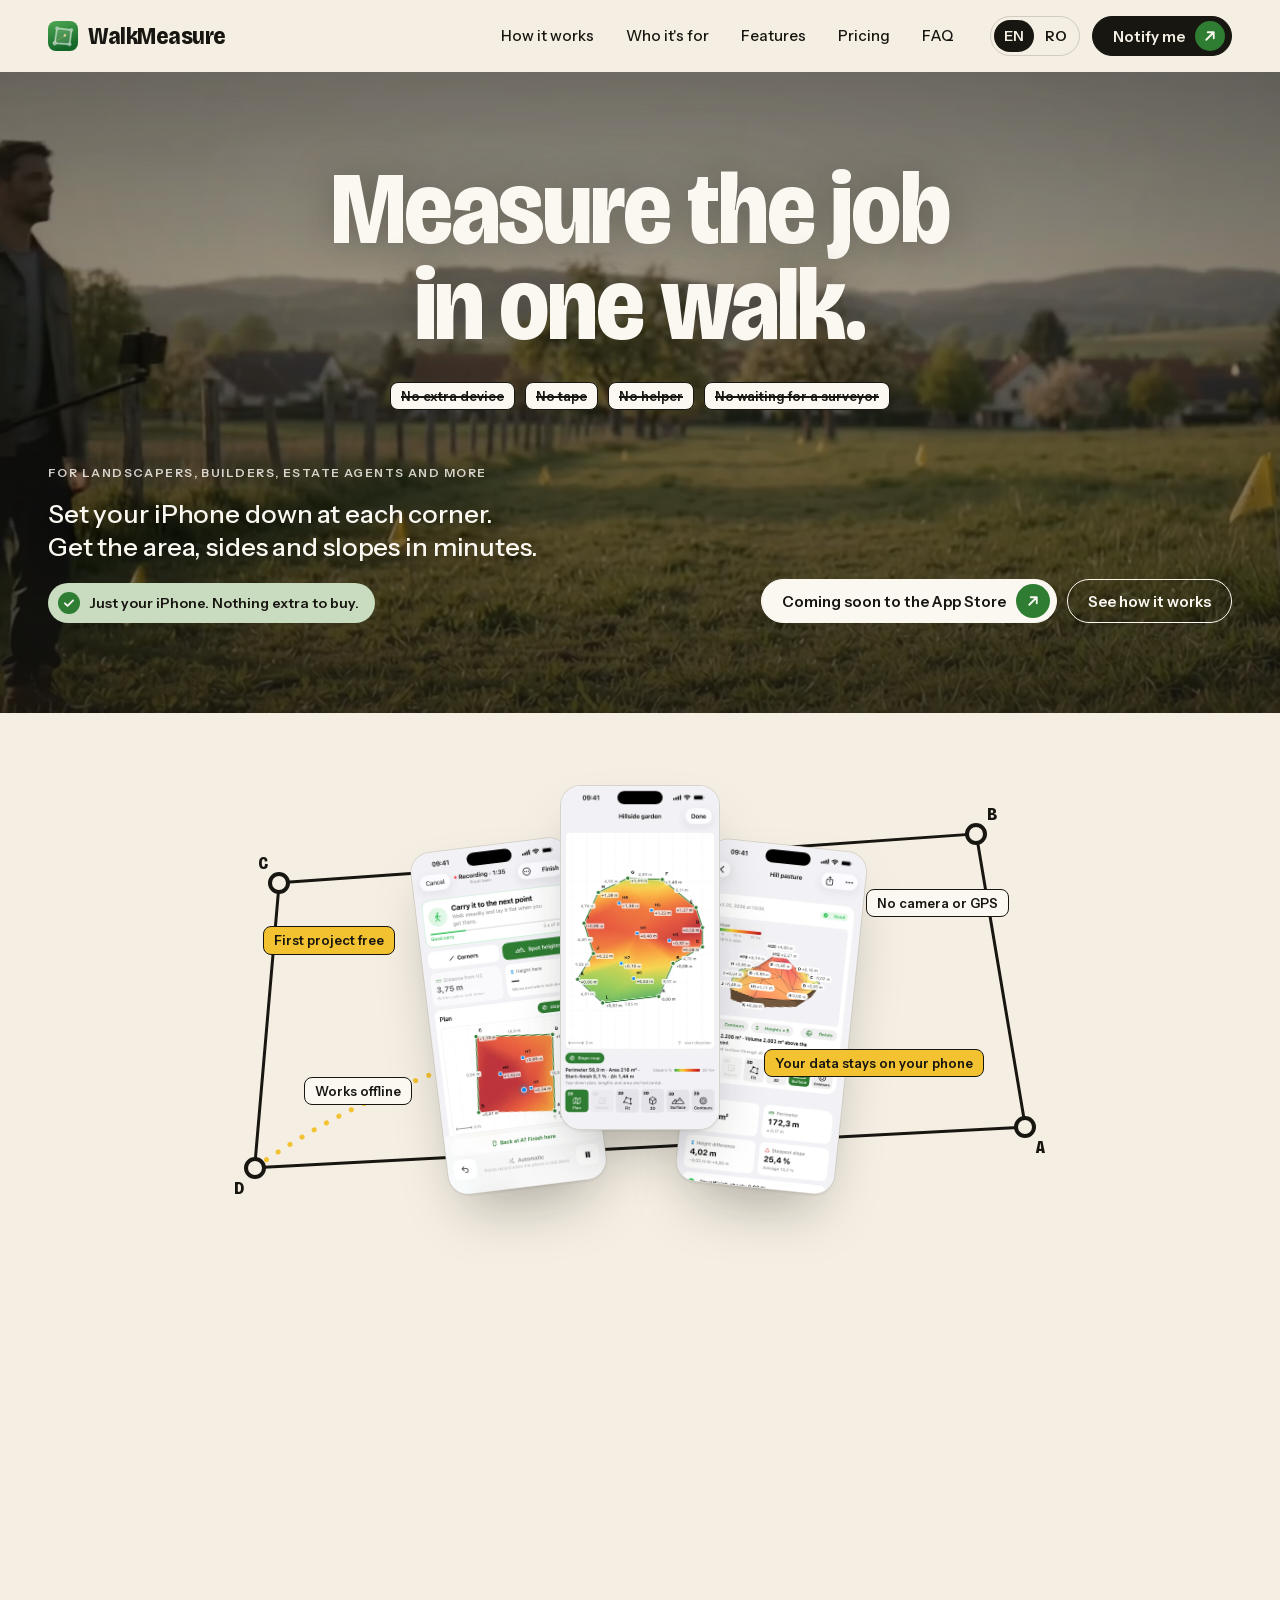
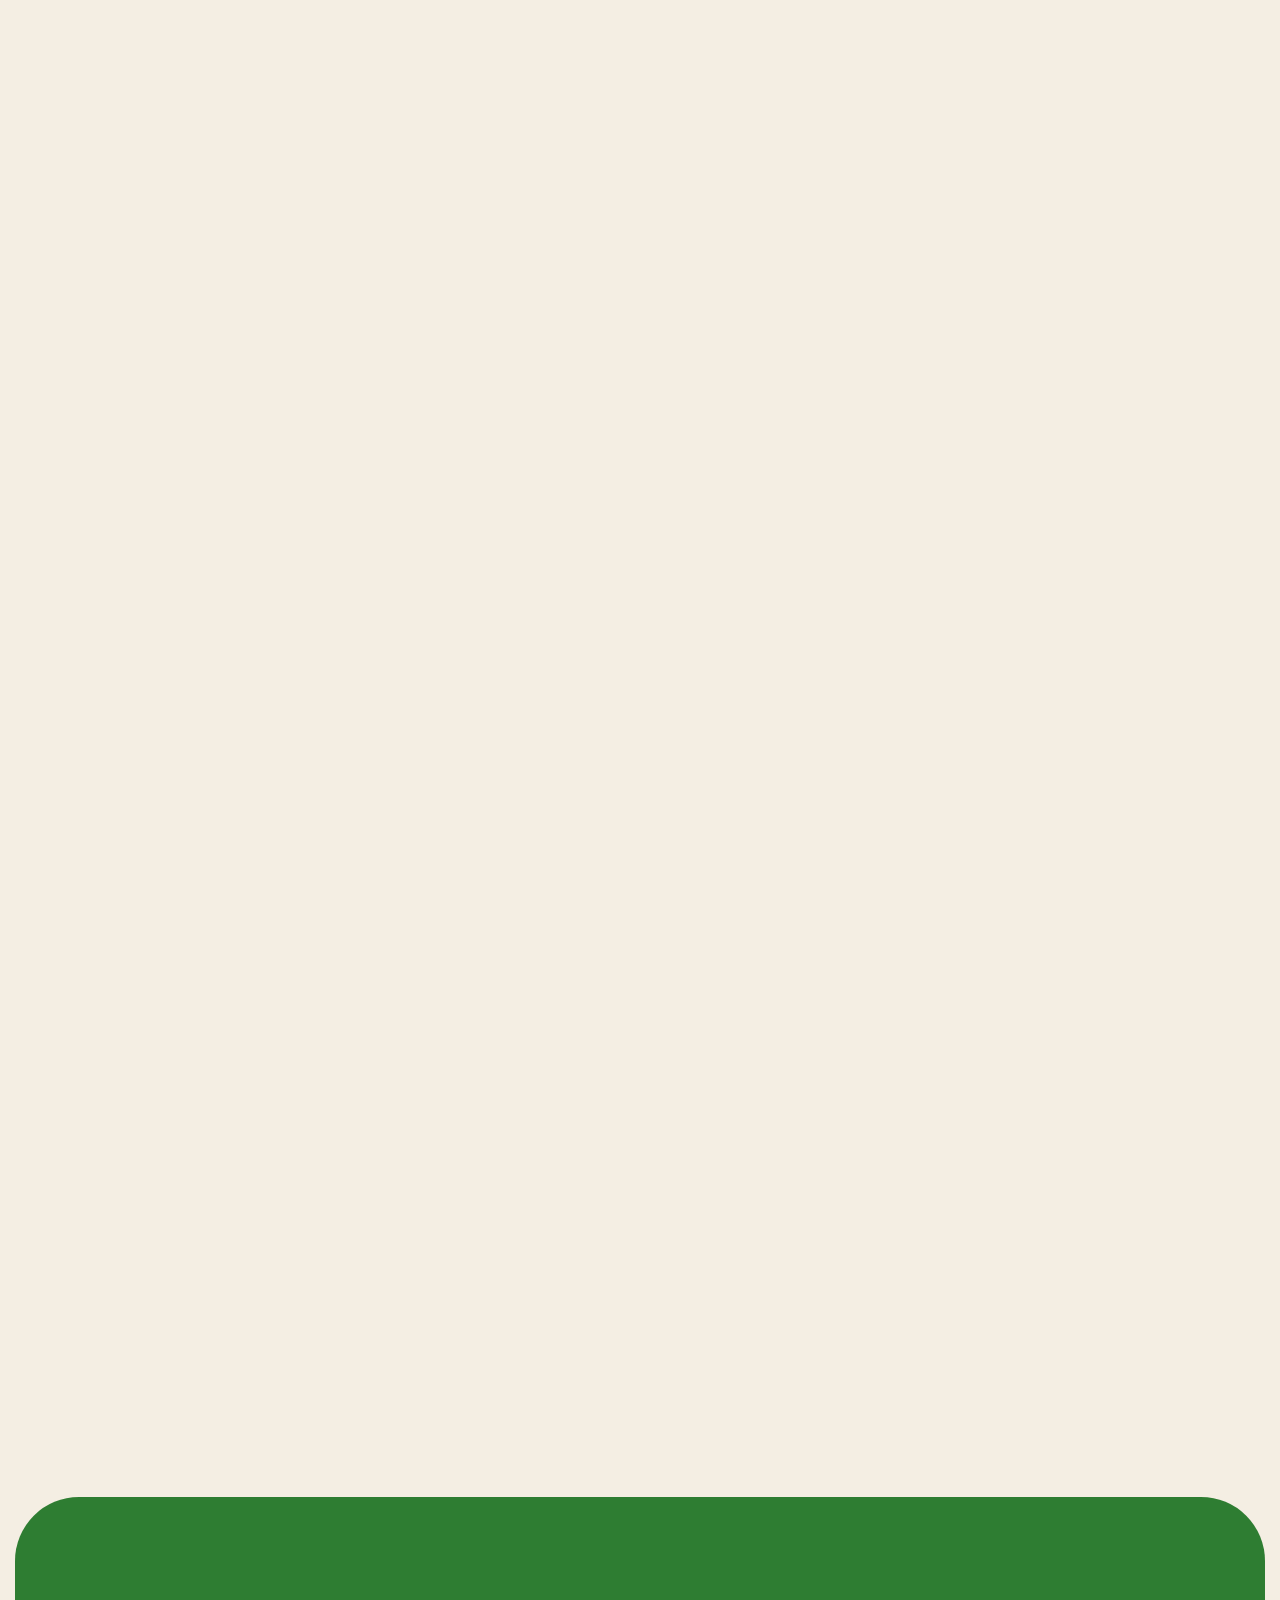
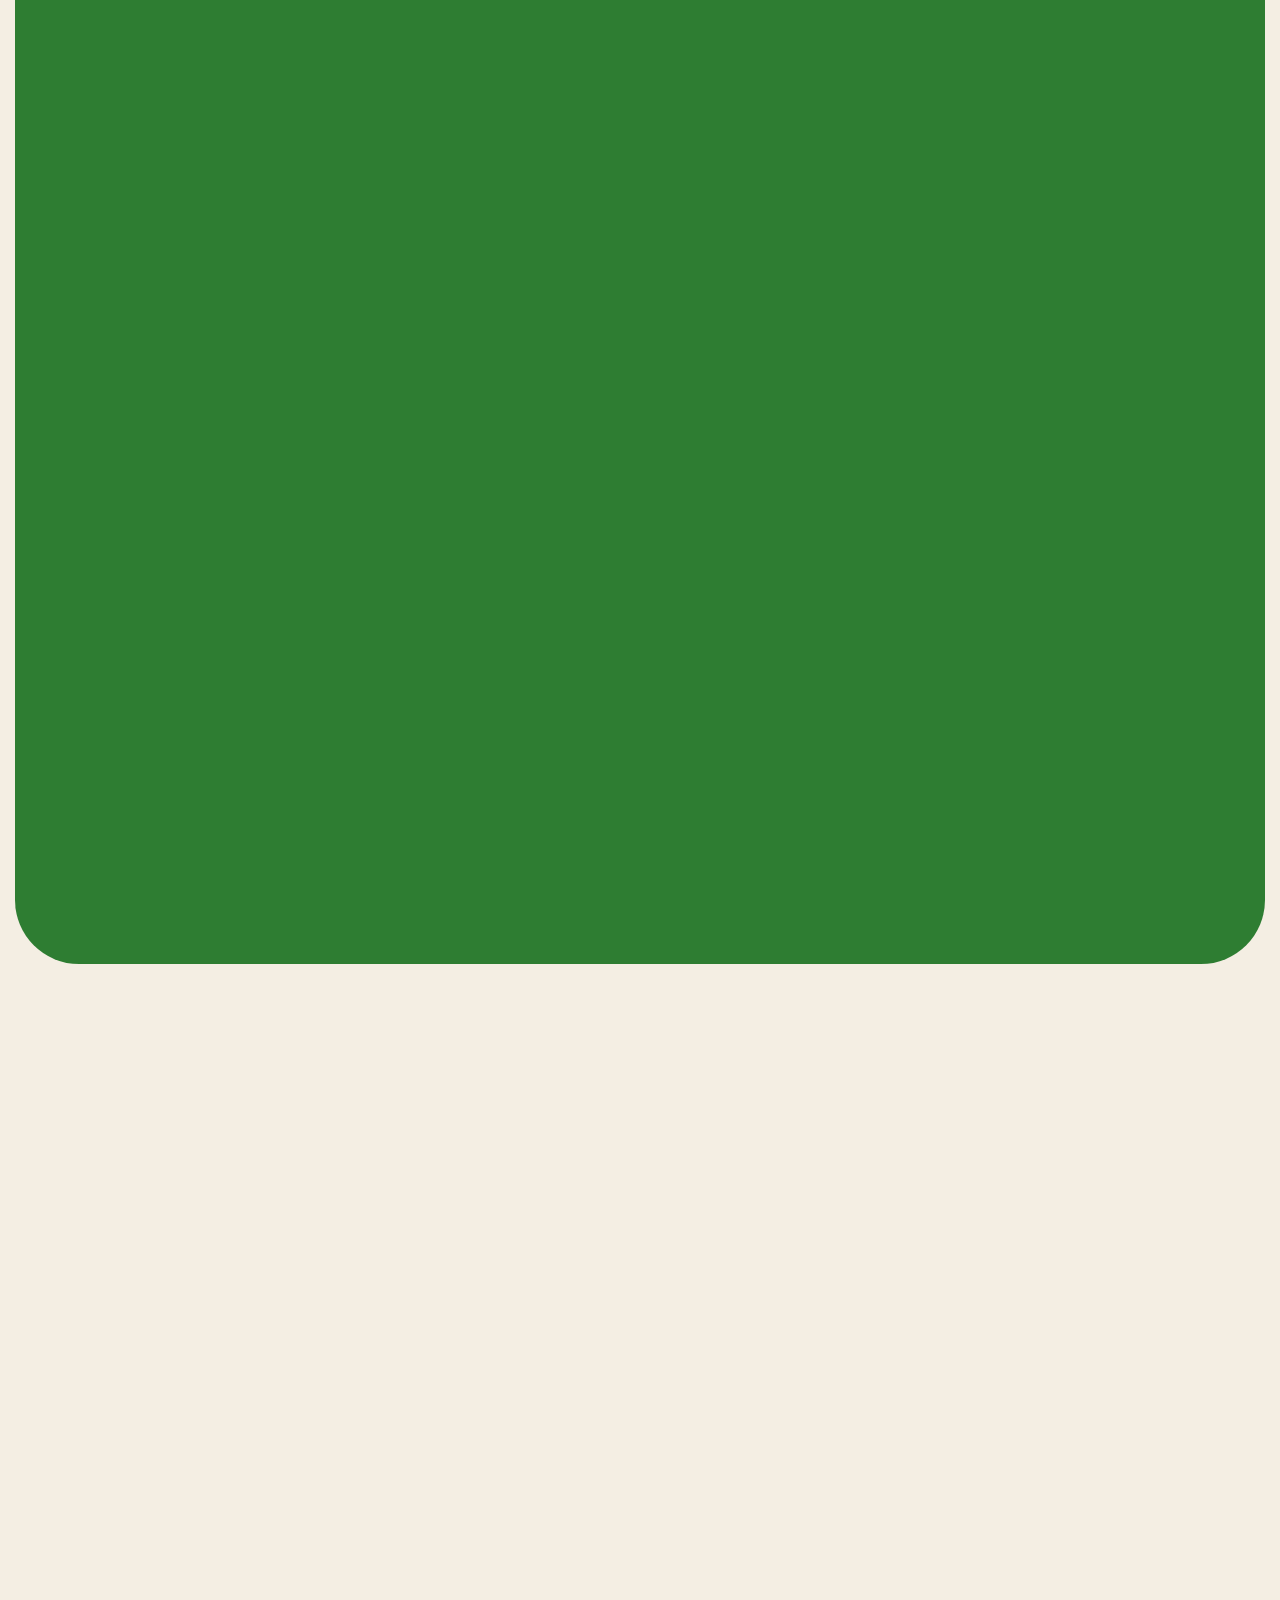
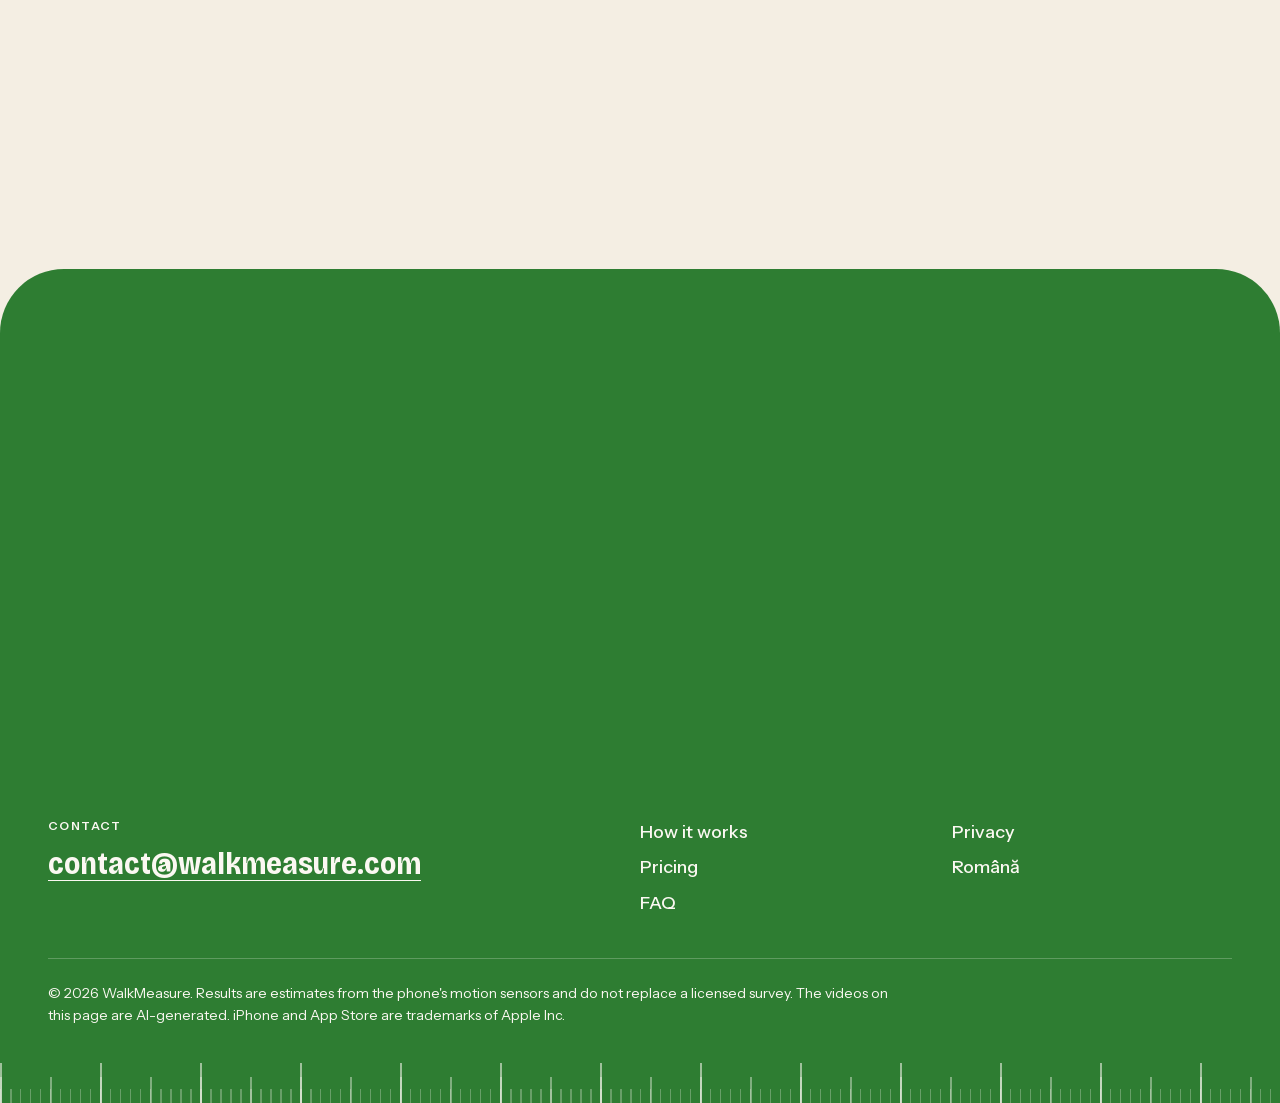
<file: en/index.html>
<!doctype html>
<html lang="en">
<head>
  <meta charset="utf-8">
  <meta http-equiv="Content-Security-Policy" content="default-src 'none'; script-src 'self'; style-src 'self'; img-src 'self'; font-src 'self'; media-src 'self'; base-uri 'none'; form-action 'none'; upgrade-insecure-requests">
  <meta name="referrer" content="strict-origin-when-cross-origin">
  <title>WalkMeasure</title>
  <link rel="icon" href="/assets/favicon.svg" type="image/svg+xml">
  <!-- This address moved; old links keep working by forwarding to the new one. -->
  <link rel="canonical" href="https://walkmeasure.com/">
  <script src="/assets/forward.js" data-to="/"></script>
  <meta http-equiv="refresh" content="0; url=/">
</head>
<body>
  <p>This page has moved to <a href="/">walkmeasure.com</a></p>
</body>
</html>
</file>
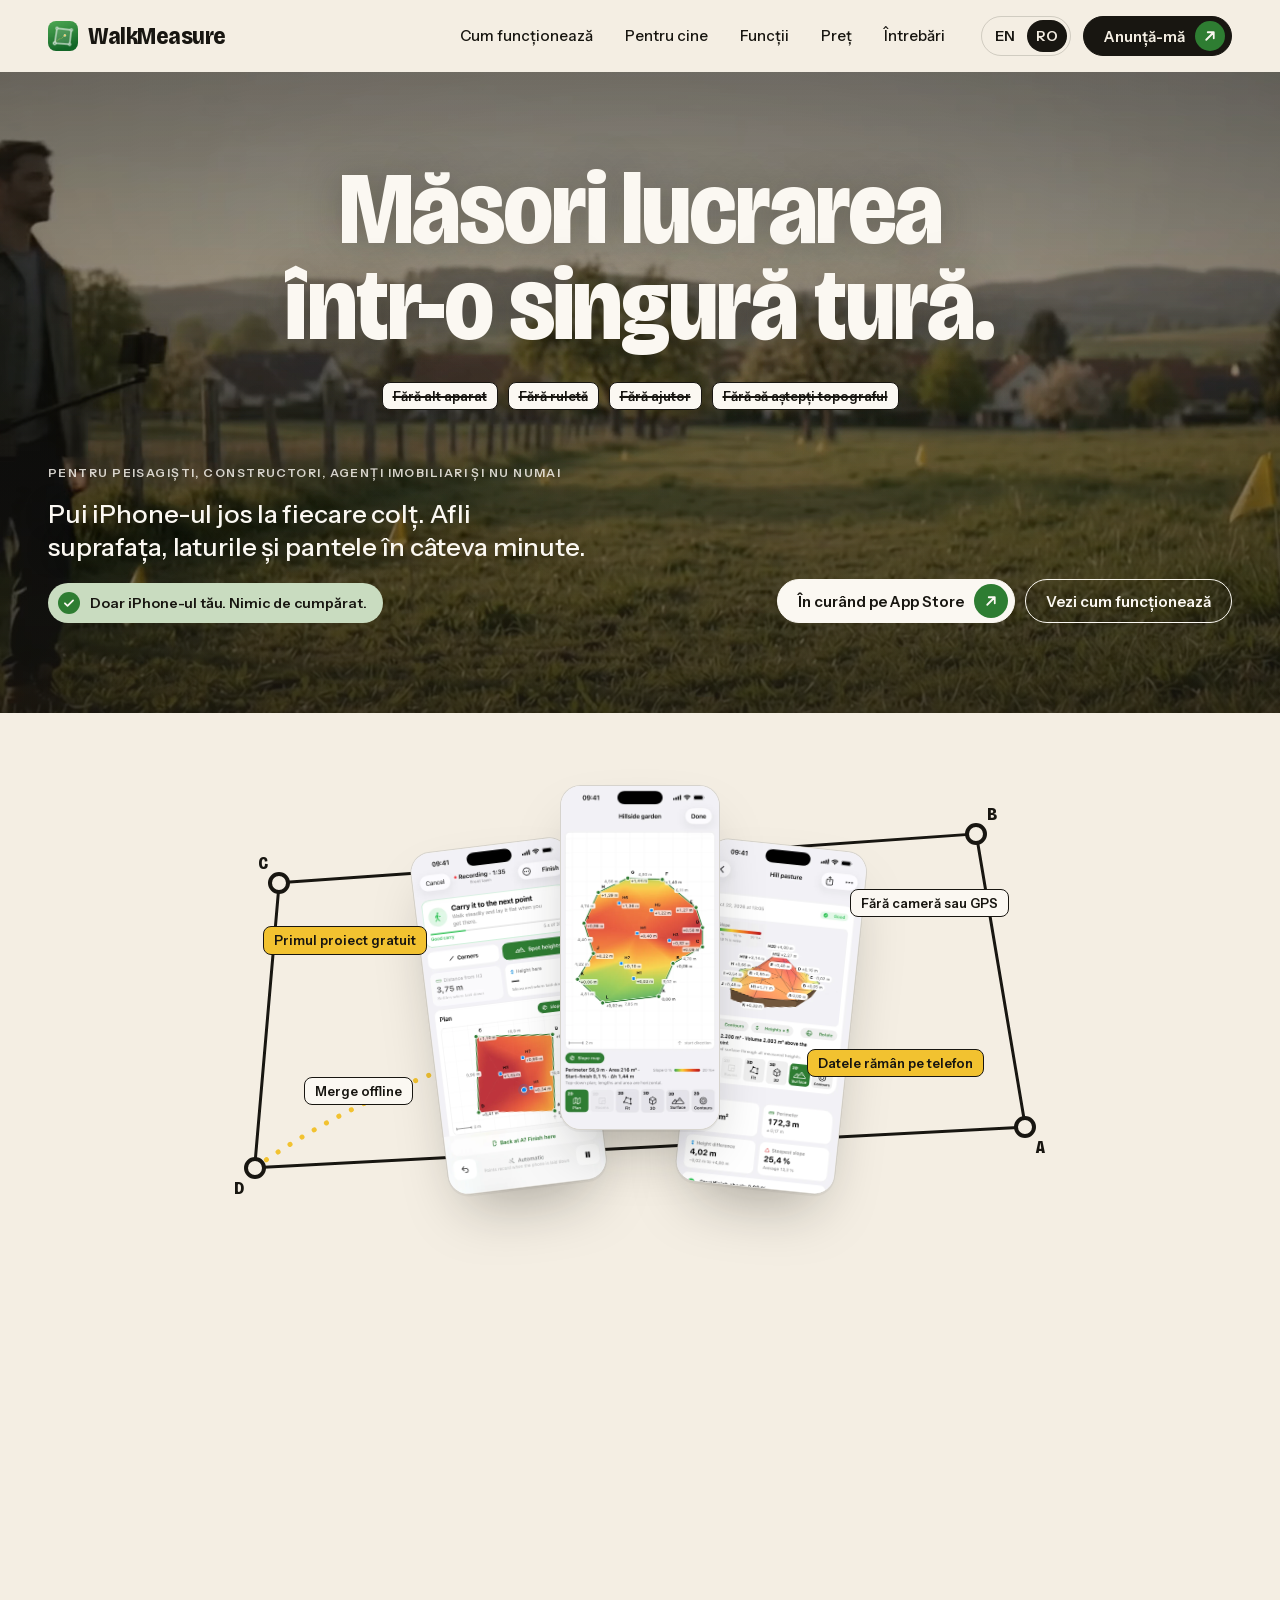
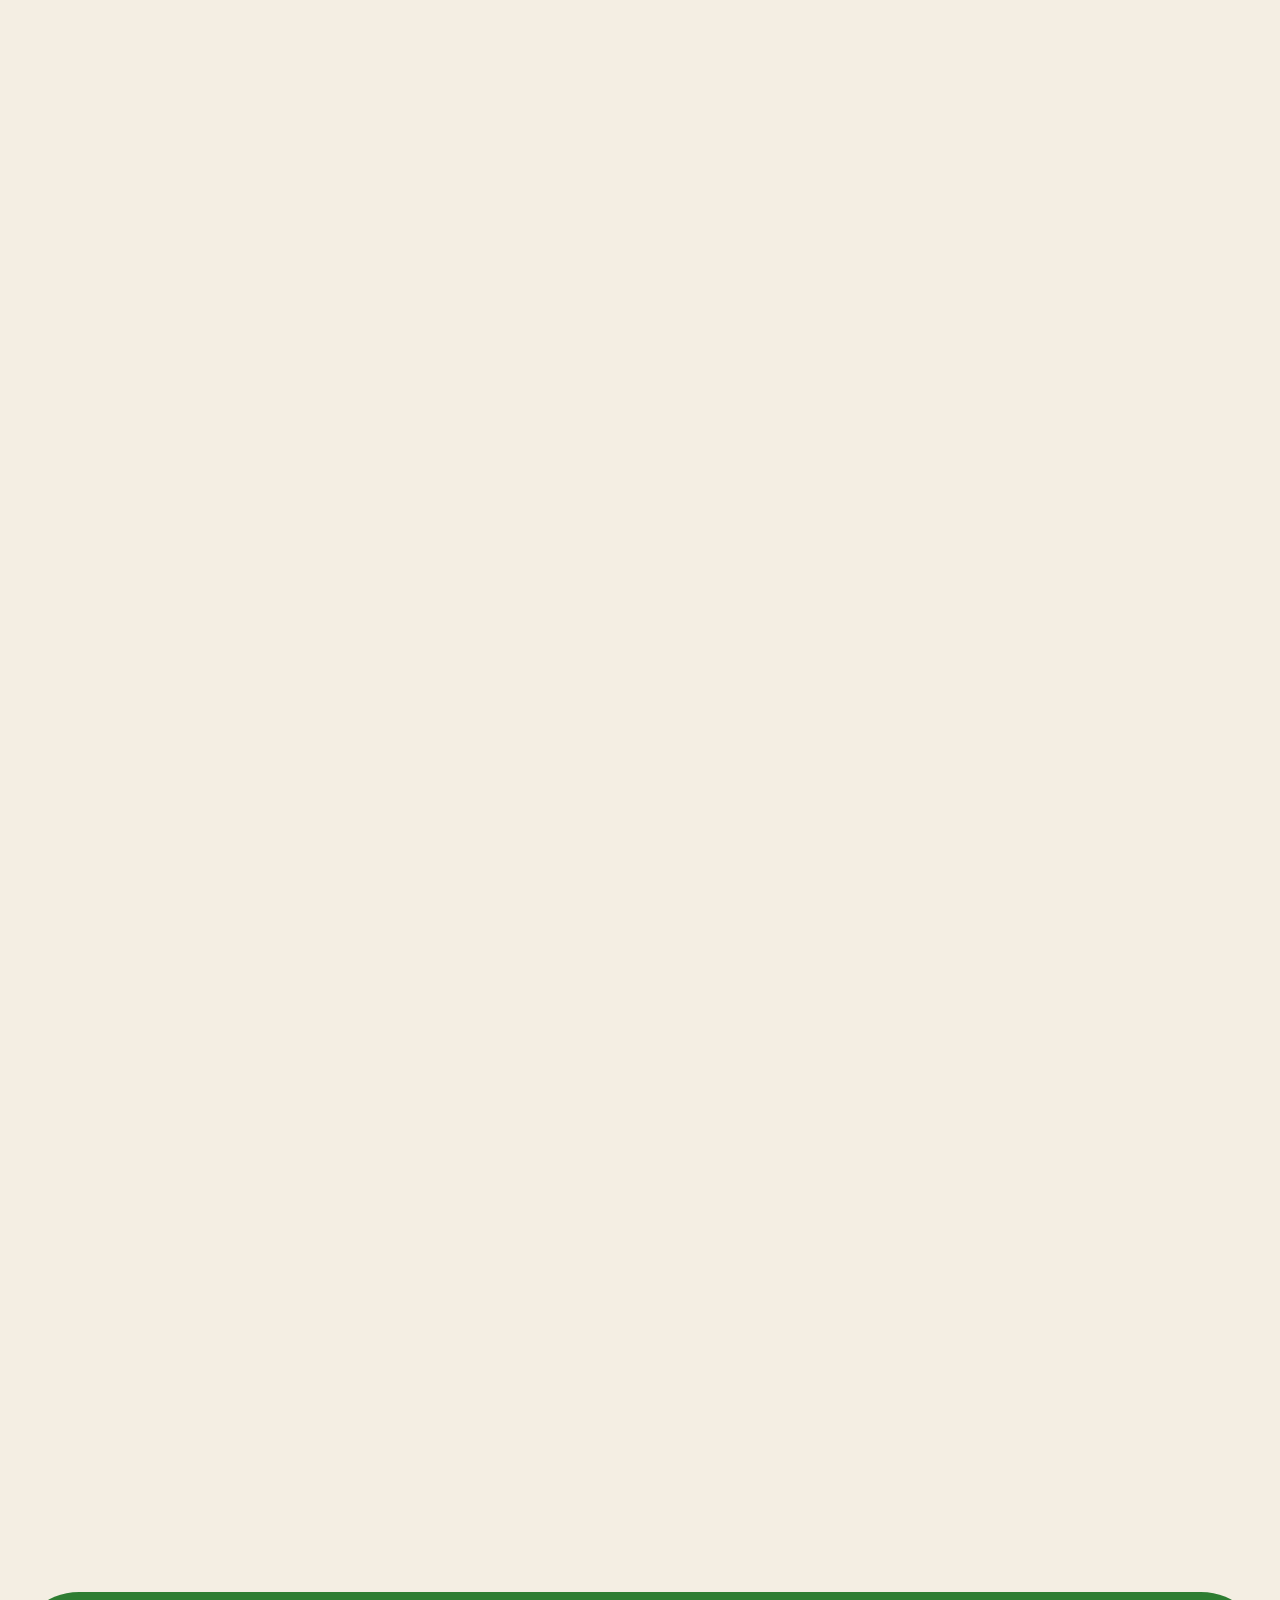
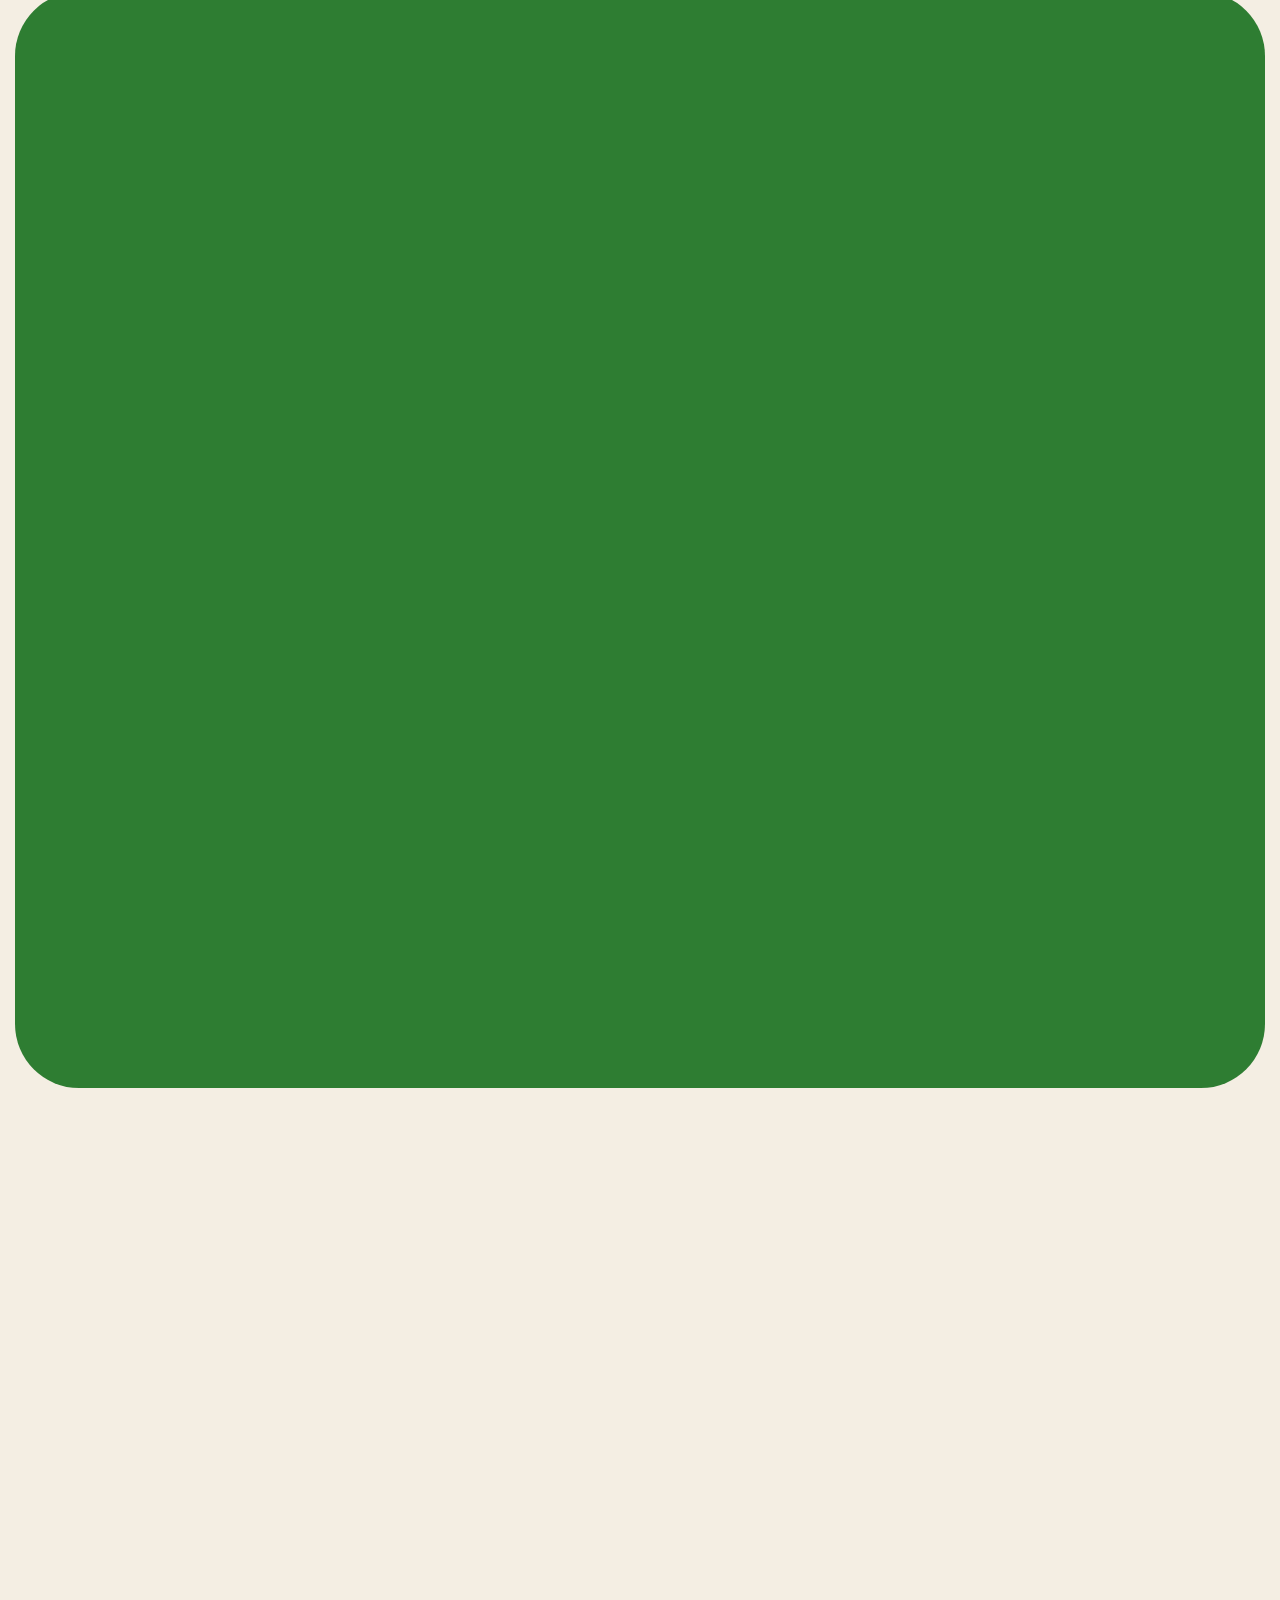
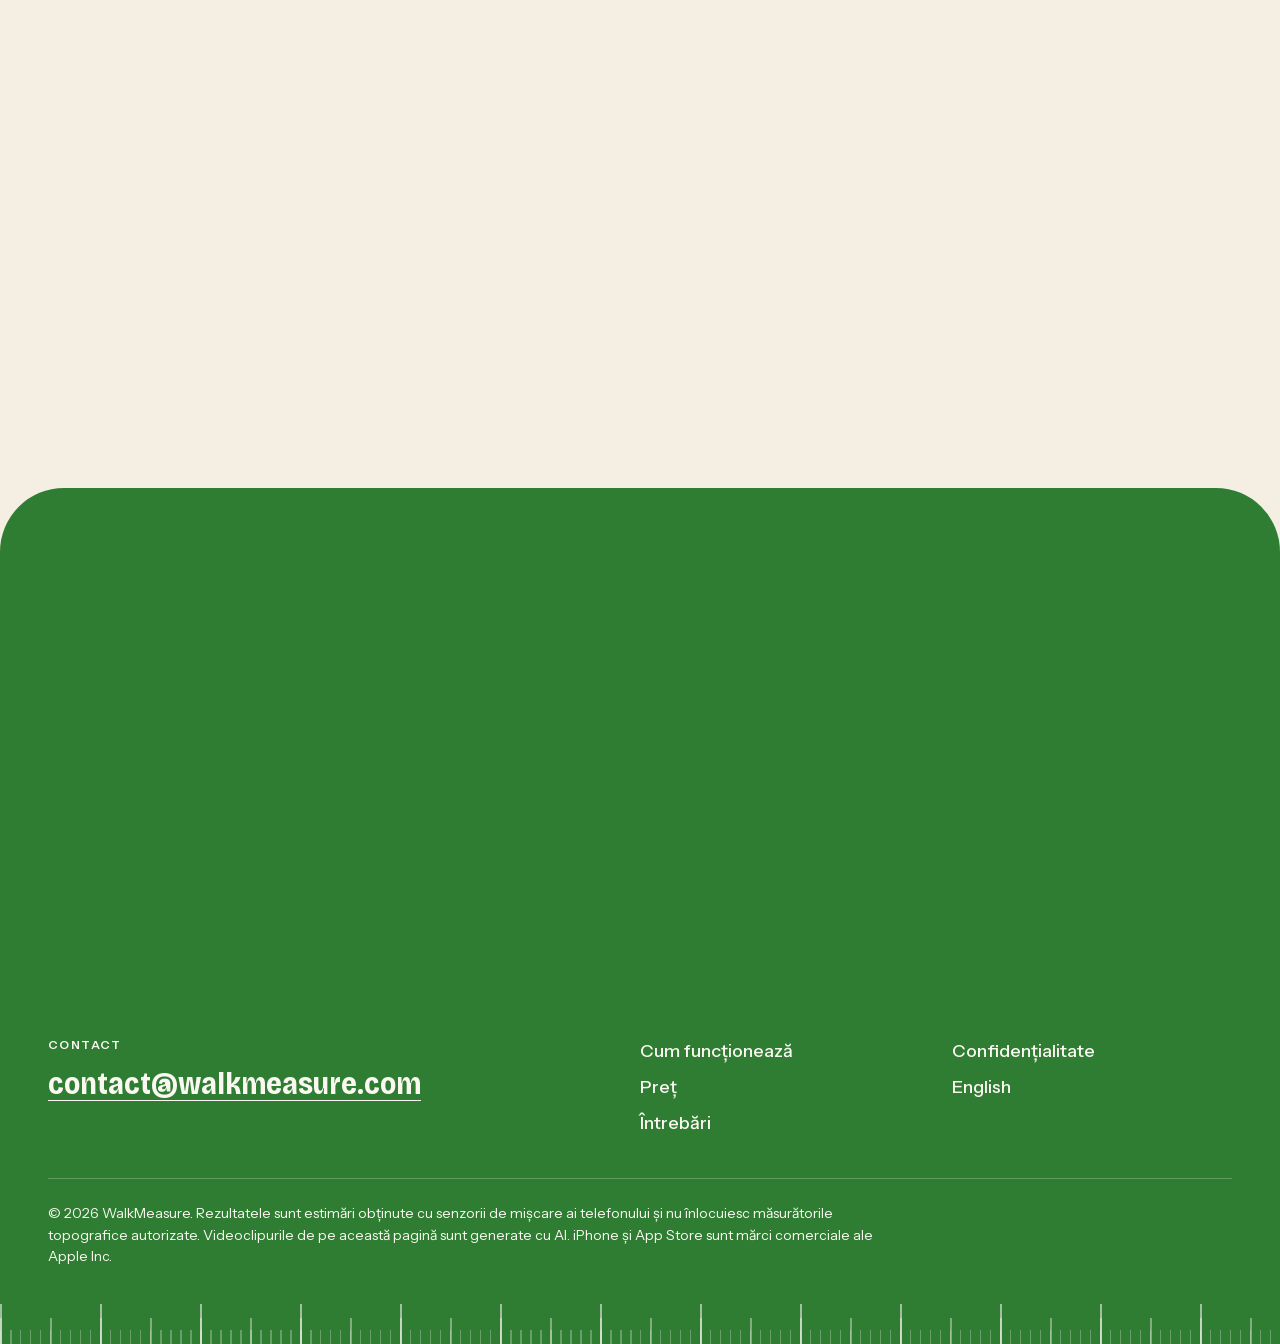
<file: ro/index.html>
<!doctype html>
<html lang="ro" class="no-js">
  <head>
    <meta charset="utf-8" />
    <meta http-equiv="Content-Security-Policy" content="default-src 'none'; script-src 'self'; style-src 'self'; img-src 'self'; font-src 'self'; media-src 'self'; base-uri 'none'; form-action 'none'; upgrade-insecure-requests">
    <meta name="referrer" content="strict-origin-when-cross-origin">
    <meta
      name="viewport"
      content="width=device-width, initial-scale=1, viewport-fit=cover"
    />
    <title>
      WalkMeasure — măsori un teren, o peluză sau o cameră cu iPhone-ul, fără
      ruletă
    </title>
    <meta
      name="description"
      content="Pentru peisagiști, constructori și agenți imobiliari care au nevoie azi de suprafața unui teren, a unei peluze sau a unei camere. Pui iPhone-ul jos la fiecare colț: suprafață, laturi, pante și planuri de locuință în câteva minute. Nu cumperi niciun aparat: doar iPhone-ul pe care îl ai deja. Fără cameră, fără GPS, fără internet."
    />
    <meta name="theme-color" content="#f4eee3" />
    <meta name="color-scheme" content="only light" />
    <link rel="icon" href="../assets/favicon.svg" type="image/svg+xml" />
    <link rel="apple-touch-icon" href="../assets/img/apple-touch-icon.png" />
    <link rel="canonical" href="https://walkmeasure.com/ro/" />
    <link rel="alternate" hreflang="ro" href="https://walkmeasure.com/ro/" />
    <link rel="alternate" hreflang="en" href="https://walkmeasure.com/" />
    <link
      rel="alternate"
      hreflang="x-default"
      href="https://walkmeasure.com/"
    />
    <meta property="og:type" content="website" />
    <meta property="og:locale" content="ro_RO" />
    <meta
      property="og:title"
      content="WalkMeasure — măsori lucrarea într-o singură tură"
    />
    <meta
      property="og:description"
      content="Suprafață, laturi, pante și planuri de locuință cu iPhone-ul. Fără alt aparat, fără ruletă, fără GPS. Primul proiect gratuit."
    />
    <meta property="og:url" content="https://walkmeasure.com/ro/" />
    <meta
      property="og:image"
      content="https://walkmeasure.com/assets/img/og-ro.png"
    />
    <meta property="og:image:width" content="1200" />
    <meta property="og:image:height" content="630" />
    <meta name="twitter:card" content="summary_large_image" />
    <link
      rel="preload"
      href="../assets/fonts/bricolage-latin.woff2"
      as="font"
      type="font/woff2"
      crossorigin
    />
    <link rel="stylesheet" href="../assets/styles.css?v=22" />
    <script defer src="../assets/site.js?v=22"></script>
  </head>
  <body>
    <a class="skip-link" href="#main">Sari la conținut</a>

    <header class="site-header">
      <div class="container header-inner">
        <a class="brand" href="./" aria-label="WalkMeasure — acasă">
          <img src="../assets/img/app-icon.png" width="30" height="30" alt="" />
          WalkMeasure
        </a>
        <button
          class="menu-toggle"
          type="button"
          aria-expanded="false"
          aria-controls="nav"
        >
          <svg
            viewBox="0 0 24 24"
            fill="none"
            stroke="currentColor"
            stroke-width="2.2"
            stroke-linecap="round"
            aria-hidden="true"
          >
            <path d="M4 8h16M4 16h16" />
          </svg>
          Meniu
        </button>
        <nav class="nav" id="nav" aria-label="Principal">
          <div class="nav-links">
            <a href="#how">Cum funcționează</a>
            <a href="#who">Pentru cine</a>
            <a href="#features">Funcții</a>
            <a href="#pricing">Preț</a>
            <a href="#faq">Întrebări</a>
          </div>
          <div class="nav-end">
            <div class="lang" aria-label="Limba">
              <a href="../" hreflang="en" lang="en">EN</a
              ><span aria-current="true">RO</span>
            </div>
            <a class="btn btn-primary" href="#start"
              >Anunță-mă
              <span class="arrow"
                ><svg
                  viewBox="0 0 24 24"
                  fill="none"
                  stroke="currentColor"
                  stroke-width="2.4"
                  stroke-linecap="round"
                  stroke-linejoin="round"
                  aria-hidden="true"
                >
                  <path d="M7 17L17 7M9 7h8v8" /></svg></span
            ></a>
          </div>
        </nav>
      </div>
    </header>

    <main id="main">
      <!-- ============ HERO: promisiunea, pentru un client anume ============ -->
      <section class="hero">
        <!-- The film: a muted background loop behind the promise. Sources and how they were made:
             marketing/video/05-hero-ai-clips.md. site.js fills in the sources, so visitors who ask
             for less motion or to save data, and pages without JavaScript, get the poster only. -->
        <div class="hero-film">
          <video class="hero-video" data-hero-video muted loop playsinline disablepictureinpicture preload="none" poster="../assets/video/hero-poster.webp" aria-hidden="true" tabindex="-1">
            <source data-src="../assets/video/hero-1440.hevc.mp4" type='video/mp4; codecs="hvc1.1.6.L150.90"' media="(min-width: 1200px)" />
            <source data-src="../assets/video/hero-1440.av1.mp4" type='video/mp4; codecs="av01.0.12M.08"' media="(min-width: 1200px)" />
            <source data-src="../assets/video/hero-1080.hevc.mp4" type='video/mp4; codecs="hvc1.1.6.L120.90"' media="(min-width: 720px)" />
            <source data-src="../assets/video/hero-1080.av1.mp4" type='video/mp4; codecs="av01.0.08M.08"' media="(min-width: 720px)" />
            <source data-src="../assets/video/hero-1080.mp4" type='video/mp4; codecs="avc1.640029"' media="(min-width: 720px)" />
            <source data-src="../assets/video/hero-mobile.hevc.mp4" type='video/mp4; codecs="hvc1.1.6.L93.90"' />
            <source data-src="../assets/video/hero-mobile.av1.mp4" type='video/mp4; codecs="av01.0.05M.08"' />
            <source data-src="../assets/video/hero-mobile.mp4" type='video/mp4; codecs="avc1.640028"' />
          </video>
          <div class="container">
            <div class="hero-title">
              <h1>
                <span>Măsori lucrarea</span> <span>într-o singură tură.</span>
              </h1>
              <ul class="stickers" aria-label="Fără">
                <li class="sticker">Fără alt aparat</li>
                <li class="sticker">Fără ruletă</li>
                <li class="sticker">Fără ajutor</li>
                <li class="sticker">Fără să aștepți topograful</li>
              </ul>
            </div>

            <div class="hero-intro">
              <div class="hero-copy">
                <p class="label">Pentru peisagiști, constructori, agenți imobiliari și nu numai</p>
                <p class="lead">
                  Pui iPhone-ul jos la fiecare colț. Afli suprafața, laturile și
                  pantele în câteva minute.
                </p>
                <p class="hero-badge">
                  <svg viewBox="0 0 24 24" fill="none" stroke="currentColor" stroke-width="3" stroke-linecap="round" stroke-linejoin="round" aria-hidden="true"><path d="M5 12.5l4.5 4.5L19 7.5" /></svg>
                  Doar iPhone-ul tău. Nimic de cumpărat.
                </p>
              </div>
              <div class="actions">
                <!-- Când aplicația e publicată: înlocuiește href="#start" cu linkul din App Store și textul cu insigna oficială Apple. -->
                <a class="btn btn-primary" href="#start" data-appstore
                  >În curând pe App Store
                  <span class="arrow"
                    ><svg
                      viewBox="0 0 24 24"
                      fill="none"
                      stroke="currentColor"
                      stroke-width="2.4"
                      stroke-linecap="round"
                      stroke-linejoin="round"
                      aria-hidden="true"
                    >
                      <path d="M7 17L17 7M9 7h8v8" /></svg></span
                ></a>
                <a class="btn btn-light" href="#how">Vezi cum funcționează</a>
              </div>
            </div>
          </div>
        </div>

        <div class="container">
          <div class="hero-stage pop">
            <div class="phones">
              <svg
                class="plot"
                viewBox="0 0 100 100"
                preserveAspectRatio="none"
                aria-hidden="true"
              >
                <path class="edge" d="M6 24 L91 12 L97 84 L3 94 Z" />
                <path class="walk" d="M3 94 C 20 70, 34 66, 50 52" />
              </svg>
              <span
                class="plot-corner nw"
                aria-hidden="true"
                ><b>C</b></span
              >
              <span
                class="plot-corner ne"
                aria-hidden="true"
                ><b>B</b></span
              >
              <span
                class="plot-corner se"
                aria-hidden="true"
                ><b>A</b></span
              >
              <span
                class="plot-corner sw"
                aria-hidden="true"
                ><b>D</b></span
              >
              <figure class="shot shot-side shot-left">
                <img
                  src="../assets/img/app/measure.webp"
                  alt=""
                  width="660"
                  height="1434"
                />
              </figure>
              <figure class="shot shot-main">
                <img
                  src="../assets/img/app/plan-slope.webp"
                  alt="Planul WalkMeasure al unei grădini în pantă: douăsprezece colțuri și șase puncte de înălțime, cu lungimile laturilor, înălțimile și harta pantelor de la peluza plană la taluzul abrupt"
                  width="660"
                  height="1434"
                  fetchpriority="high"
                />
              </figure>
              <figure class="shot shot-side shot-right">
                <img
                  src="../assets/img/app/project-results.webp"
                  alt=""
                  width="660"
                  height="1434"
                />
              </figure>
            </div>
            <ul class="facts" aria-label="Pe scurt">
              <li class="sticker yellow">Primul proiect gratuit</li>
              <li class="sticker">Fără cameră sau GPS</li>
              <li class="sticker">Merge offline</li>
              <li class="sticker yellow">Datele rămân pe telefon</li>
            </ul>
          </div>
        </div>
      </section>

      <!-- ============ CUM FUNCȚIONEAZĂ ============ -->
      <section id="how">
        <div class="container">
          <div class="head reveal">
            <span class="label">Cum funcționează</span>
            <h2>Pui telefonul jos. Simți vibrația. Mergi mai departe.</h2>
          </div>

          <!--
        Pașii sunt clipuri scurte (assets/video/how-1 … how-5), câte unul pe pas, făcute cu
        scripts/encode-how-it-works.sh. site.js le adaugă sursele și pornește fiecare clip o dată,
        când îi vine pasul; posterul (ultimul cadru al clipului) e ce văd vizitatorii care cer mai
        puțină mișcare sau economie de date. Prompturile: marketing/video/how-it-works/.
      -->
          <div
            class="demo reveal"
            data-demo
            aria-roledescription="prezentare"
            aria-label="Cum se măsoară cu un selfie stick"
          >
            <div class="demo-stage">
              <figure class="slide active" data-step="4">
                <video
                  data-clip="../assets/video/how-1"
                  poster="../assets/video/how-1-poster.webp"
                  muted
                  playsinline
                  disablepictureinpicture
                  preload="none"
                  width="1280"
                  height="720"
                  aria-label="Mâinile prind telefonul în clema unui selfie stick"
                ></video>
                <svg class="ov" viewBox="0 0 1920 1080" preserveAspectRatio="xMidYMid slice" aria-hidden="true" focusable="false">
                <g transform="translate(1340 320)">
                  <g class="ov-sc">
                    <g class="ov-snap" opacity="0">
                      <animate attributeName="opacity" values="0;1;1;0" keyTimes="0;0.2;0.6;1" dur="0.45s" begin="0.25s" fill="freeze" />
                      <animateTransform attributeName="transform" type="scale" values="0.8;1.1" dur="0.45s" begin="0.25s" fill="freeze" />
                      <path class="ring" d="M-155 -56L-202 -74M-95 -135L-123 -176M0 -165V-215M95 -135L123 -176M155 -56L202 -74" />
                      <path class="ray" d="M-155 -56L-202 -74M-95 -135L-123 -176M0 -165V-215M95 -135L123 -176M155 -56L202 -74" />
                    </g>
                  </g>
                </g>
                <g transform="translate(1860 60)">
                  <g class="ov-sc">
                    <g opacity="0">
                      <animate attributeName="opacity" from="0" to="1" dur="0.25s" begin="1.7s" fill="freeze" />
                      <animateTransform attributeName="transform" type="translate" values="0 -16;0 0" dur="0.3s" begin="1.7s" fill="freeze" />
                      <g class="ov-tag" transform="translate(-444 0)">
                        <rect class="ov-pill" width="444" height="104" rx="52" />
                        <path class="ov-stick" d="M42 80l20-22" />
                        <rect class="ov-phone" x="52" y="22" width="26" height="36" rx="6" />
                        <text x="98" y="66">Selfie stick</text>
                        <rect class="ov-track" x="328" y="27" width="88" height="50" rx="25" />
                        <rect class="ov-track-on" x="328" y="27" width="88" height="50" rx="25" opacity="0">
                          <animate attributeName="opacity" from="0" to="1" dur="0.2s" begin="2.2s" fill="freeze" />
                        </rect>
                        <circle class="ov-knob" cx="353" cy="52" r="19">
                          <animate attributeName="cx" from="353" to="391" dur="0.2s" begin="2.2s" fill="freeze" />
                        </circle>
                      </g>
                    </g>
                  </g>
                </g>
                </svg>
              </figure>
              <figure class="slide">
                <video
                  data-clip="../assets/video/how-2"
                  poster="../assets/video/how-2-poster.webp"
                  muted
                  playsinline
                  disablepictureinpicture
                  preload="none"
                  width="1280"
                  height="720"
                  aria-label="Selfie stick-ul coboară telefonul, care rămâne culcat pe sol la primul colț"
                ></video>
                <svg class="ov" viewBox="0 0 1920 1080" preserveAspectRatio="xMidYMid slice" aria-hidden="true" focusable="false">
                <g transform="translate(1354 961)">
                  <g class="ov-sc">
                    <circle class="ov-buzz" r="28" opacity="0">
                      <animate attributeName="r" from="28" to="100" dur="0.42s" begin="2.5s" fill="freeze" />
                      <animate attributeName="opacity" from="1" to="0" dur="0.42s" begin="2.5s" fill="freeze" />
                    </circle>
                    <g class="ov-corner" opacity="0">
                      <set attributeName="opacity" to="1" begin="2.5s" fill="freeze" />
                      <animateTransform attributeName="transform" type="scale" values="0.3;1.2;1" keyTimes="0;0.6;1" dur="0.3s" begin="2.5s" fill="freeze" />
                      <circle r="28" />
                      <text x="44" y="-26">A</text>
                    </g>
                  </g>
                </g>
                </svg>
              </figure>
              <figure class="slide" data-buzz="0.45">
                <video
                  data-clip="../assets/video/how-3"
                  poster="../assets/video/how-3-poster.webp"
                  muted
                  playsinline
                  disablepictureinpicture
                  preload="none"
                  width="1280"
                  height="720"
                  aria-label="O mână pe mânerul selfie stick-ului simte vibrația"
                ></video>
                <svg class="ov" viewBox="0 0 1920 1080" preserveAspectRatio="xMidYMid slice" aria-hidden="true" focusable="false">
                <g transform="translate(930 470)">
                    <circle class="ov-ripple" r="150" stroke-width="16" opacity="0">
                      <animate attributeName="r" from="150" to="560" dur="0.7s" begin="0.45s" fill="freeze" />
                      <animate attributeName="stroke-width" from="16" to="4" dur="0.7s" begin="0.45s" fill="freeze" />
                      <animate attributeName="opacity" from="0.95" to="0" dur="0.7s" begin="0.45s" fill="freeze" />
                    </circle>
                    <circle class="ov-ripple" r="150" stroke-width="16" opacity="0">
                      <animate attributeName="r" from="150" to="560" dur="0.7s" begin="0.6s" fill="freeze" />
                      <animate attributeName="stroke-width" from="16" to="4" dur="0.7s" begin="0.6s" fill="freeze" />
                      <animate attributeName="opacity" from="0.95" to="0" dur="0.7s" begin="0.6s" fill="freeze" />
                    </circle>
                    <circle class="ov-ripple" r="150" stroke-width="16" opacity="0">
                      <animate attributeName="r" from="150" to="560" dur="0.7s" begin="0.75s" fill="freeze" />
                      <animate attributeName="stroke-width" from="16" to="4" dur="0.7s" begin="0.75s" fill="freeze" />
                      <animate attributeName="opacity" from="0.95" to="0" dur="0.7s" begin="0.75s" fill="freeze" />
                    </circle>
                </g>
                <g transform="translate(1860 60)">
                  <g class="ov-sc">
                    <g opacity="0">
                      <animate attributeName="opacity" from="0" to="1" dur="0.25s" begin="0.95s" fill="freeze" />
                      <animateTransform attributeName="transform" type="translate" values="0 -16;0 0" dur="0.3s" begin="0.95s" fill="freeze" />
                      <g class="ov-tag" transform="translate(-522 0)">
                        <rect class="ov-pill" width="522" height="104" rx="52" />
                        <circle class="ov-ok" cx="54" cy="52" r="26" />
                        <path class="ov-tick" d="M42 53l8 8 15-17" />
                        <text x="98" y="66">Punctul A înregistrat</text>
                      </g>
                    </g>
                  </g>
                </g>
                </svg>
              </figure>
              <figure class="slide" data-step="3">
                <video
                  data-clip="../assets/video/how-4"
                  poster="../assets/video/how-4-poster.webp"
                  muted
                  playsinline
                  disablepictureinpicture
                  preload="none"
                  width="1280"
                  height="720"
                  aria-label="Telefonul e dus pe stick până la următorul punct"
                ></video>
                <svg class="ov" viewBox="0 0 1920 1080" preserveAspectRatio="xMidYMid slice" aria-hidden="true" focusable="false">
                <g>
                  <animateTransform attributeName="transform" type="translate" values="0 0;-110 -7" dur="1.29s" fill="freeze" />
                  <g class="ov-walk">
                    <line class="ring" x1="410" y1="766" x2="410" y2="766">
                      <animate attributeName="x2" values="410;1303;1386;1536;1645" keyTimes="0;0.26;0.64;0.78;1" dur="1.29s" begin="0s" fill="freeze" />
                      <animate attributeName="y2" values="766;986;994;999;1005" keyTimes="0;0.26;0.64;0.78;1" dur="1.29s" begin="0s" fill="freeze" />
                    </line>
                    <line class="dot" x1="410" y1="766" x2="410" y2="766">
                      <animate attributeName="x2" values="410;1303;1386;1536;1645" keyTimes="0;0.26;0.64;0.78;1" dur="1.29s" begin="0s" fill="freeze" />
                      <animate attributeName="y2" values="766;986;994;999;1005" keyTimes="0;0.26;0.64;0.78;1" dur="1.29s" begin="0s" fill="freeze" />
                    </line>
                  </g>
                  <g transform="translate(410 766)">
                    <g class="ov-sc">
                      <g class="ov-corner">
                        <circle r="28" />
                        <text x="44" y="-26">A</text>
                      </g>
                    </g>
                  </g>
                </g>
                </svg>
              </figure>
              <figure class="slide">
                <video
                  data-clip="../assets/video/how-5"
                  poster="../assets/video/how-5-poster.webp"
                  muted
                  playsinline
                  disablepictureinpicture
                  preload="none"
                  width="1280"
                  height="720"
                  aria-label="Drumul înapoi la colțul de start, ca să se închidă conturul"
                ></video>
                <svg class="ov" viewBox="0 0 1920 1080" preserveAspectRatio="xMidYMid slice" aria-hidden="true" focusable="false">
                <g class="ov-walk">
                  <line class="ring" x1="245" y1="902" x2="245" y2="902">
                    <animate attributeName="x2" values="245;405;500;560;590;615;680;730" keyTimes="0;0.15;0.3;0.44;0.59;0.74;0.89;1" dur="1.13s" begin="0s" fill="freeze" />
                    <animate attributeName="y2" values="902;910.5;915.6;918.8;920.4;921.7;925.1;927.8" keyTimes="0;0.15;0.3;0.44;0.59;0.74;0.89;1" dur="1.13s" begin="0s" fill="freeze" />
                  </line>
                  <line class="dot" x1="245" y1="902" x2="245" y2="902">
                    <animate attributeName="x2" values="245;405;500;560;590;615;680;730" keyTimes="0;0.15;0.3;0.44;0.59;0.74;0.89;1" dur="1.13s" begin="0s" fill="freeze" />
                    <animate attributeName="y2" values="902;910.5;915.6;918.8;920.4;921.7;925.1;927.8" keyTimes="0;0.15;0.3;0.44;0.59;0.74;0.89;1" dur="1.13s" begin="0s" fill="freeze" />
                  </line>
                </g>
                <g class="ov-walk" opacity="0">
                  <set attributeName="opacity" to="1" begin="1.35s" fill="freeze" />
                  <line class="ring" x1="915" y1="937.6" x2="915" y2="937.6">
                    <animate attributeName="x2" values="915;1326" keyTimes="0;1" dur="0.5s" begin="1.35s" fill="freeze" />
                    <animate attributeName="y2" values="937.6;959.5" keyTimes="0;1" dur="0.5s" begin="1.35s" fill="freeze" />
                  </line>
                  <line class="dot" x1="915" y1="937.6" x2="915" y2="937.6">
                    <animate attributeName="x2" values="915;1326" keyTimes="0;1" dur="0.5s" begin="1.35s" fill="freeze" />
                    <animate attributeName="y2" values="937.6;959.5" keyTimes="0;1" dur="0.5s" begin="1.35s" fill="freeze" />
                  </line>
                </g>
                <g transform="translate(245 902)">
                  <g class="ov-sc">
                    <g class="ov-corner">
                      <circle r="28" />
                      <text x="44" y="-26">D</text>
                    </g>
                  </g>
                </g>
                <g transform="translate(1354 961)">
                  <g class="ov-sc">
                    <g class="ov-corner">
                      <circle r="28" />
                      <text x="44" y="-26">A</text>
                    </g>
                  </g>
                </g>
                <g transform="translate(1354 961)">
                  <g class="ov-sc">
                    <circle class="ov-buzz" r="28" opacity="0">
                      <animate attributeName="r" from="28" to="100" dur="0.42s" begin="1.85s" fill="freeze" />
                      <animate attributeName="opacity" from="1" to="0" dur="0.42s" begin="1.85s" fill="freeze" />
                    </circle>
                    <g opacity="0">
                      <set attributeName="opacity" to="1" begin="1.85s" fill="freeze" />
                      <animateTransform attributeName="transform" type="scale" values="0.6;1.15;1" keyTimes="0;0.6;1" dur="0.3s" begin="1.85s" fill="freeze" />
                      <circle class="ov-done" r="50" />
                    </g>
                  </g>
                </g>
                <g transform="translate(1860 60)">
                  <g class="ov-sc">
                    <g opacity="0">
                      <animate attributeName="opacity" from="0" to="1" dur="0.25s" begin="2.15s" fill="freeze" />
                      <animateTransform attributeName="transform" type="translate" values="0 -16;0 0" dur="0.3s" begin="2.15s" fill="freeze" />
                      <g class="ov-tag" transform="translate(-386 0)">
                        <rect class="ov-pill" width="386" height="104" rx="52" />
                        <circle class="ov-ok" cx="54" cy="52" r="26" />
                        <path class="ov-tick" d="M42 53l8 8 15-17" />
                        <text x="98" y="66">Contur închis</text>
                      </g>
                    </g>
                  </g>
                </g>
                </svg>
              </figure>
              <div class="demo-progress"><span></span></div>
            </div>
            <div class="slide-caption">
              <p class="active">
                <span class="num">1</span
                ><strong>Prinde telefonul pe un selfie stick</strong
                ><span
                  >Activează „Selfie stick” în aplicație. Nu mai e nevoie să te
                  apleci la fiecare punct.</span
                >
              </p>
              <p>
                <span class="num">2</span
                ><strong>Pune-l jos și ține-l nemișcat</strong
                ><span
                  >Culcat pe sol, la primul colț, cam o secundă. Punctul se
                  înregistrează singur.</span
                >
              </p>
              <p>
                <span class="num">3</span
                ><strong>Simți vibrația în mâner</strong
                ><span
                  >Telefonul vibrează puternic și scoate un sunet: semnalul că
                  poți pleca.</span
                >
              </p>
              <p>
                <span class="num">4</span><strong>Du-l mai departe</strong
                ><span
                  >La fiecare metru sau mai mult, și la fiecare colț, pune-l din
                  nou jos.</span
                >
              </p>
              <p>
                <span class="num">5</span
                ><strong>Termină unde ai început</strong
                ><span
                  >Conturul se închide, iar aplicația îți arată suprafața,
                  laturile și eroarea măsurată.</span
                >
              </p>
            </div>
            <div class="demo-controls">
              <button
                class="demo-prev"
                type="button"
                aria-label="Pasul anterior"
              >
                <svg
                  viewBox="0 0 24 24"
                  fill="none"
                  stroke="currentColor"
                  stroke-width="2.2"
                  stroke-linecap="round"
                  stroke-linejoin="round"
                  aria-hidden="true"
                >
                  <path d="M15 6l-6 6 6 6" />
                </svg>
              </button>
              <div class="demo-dots">
                <button type="button" aria-label="Pasul 1"></button>
                <button type="button" aria-label="Pasul 2"></button>
                <button type="button" aria-label="Pasul 3"></button>
                <button type="button" aria-label="Pasul 4"></button>
                <button type="button" aria-label="Pasul 5"></button>
              </div>
              <button
                class="demo-pause"
                type="button"
                aria-pressed="false"
                aria-label="Pauză"
                data-pause-label="Pauză"
                data-play-label="Pornește"
              >
                <svg
                  class="icon-pause"
                  viewBox="0 0 24 24"
                  fill="currentColor"
                  aria-hidden="true"
                >
                  <rect x="6" y="5" width="4" height="14" rx="1" />
                  <rect x="14" y="5" width="4" height="14" rx="1" />
                </svg>
                <svg
                  class="icon-play"
                  viewBox="0 0 24 24"
                  fill="currentColor"
                  aria-hidden="true"
                >
                  <path d="M7 5l12 7-12 7z" />
                </svg>
              </button>
              <button
                class="demo-next"
                type="button"
                aria-label="Pasul următor"
              >
                <svg
                  viewBox="0 0 24 24"
                  fill="none"
                  stroke="currentColor"
                  stroke-width="2.2"
                  stroke-linecap="round"
                  stroke-linejoin="round"
                  aria-hidden="true"
                >
                  <path d="M9 6l6 6-6 6" />
                </svg>
              </button>
            </div>
          </div>

          <aside class="accuracy-tip reveal">
            <div class="tip-text">
              <span class="label">Pentru cea mai bună precizie</span>
              <h3>Mai multe puncte, distanțe mai scurte.</h3>
              <p>Eroarea crește cât timp telefonul e purtat și o ia de la capăt de fiecare dată când îl pui jos. Așa că pune-l jos des: la fiecare colț, la fiecare curbă și la câțiva metri pe o latură lungă. Multe drumuri scurte dau un rezultat mai precis decât câteva lungi.</p>
            </div>
              <svg class="tip-art" viewBox="0 0 320 150" width="320" height="150" role="img" aria-label="Două măsurători comparate: cu puține puncte eroarea crește mult între ele; cu multe puncte apropiate rămâne mică.">
              <text x="0" y="16">Puține puncte, drumuri lungi</text>
              <line class="tip-path" x1="24" y1="46" x2="296" y2="46" />
              <polygon class="tip-error" points="26,46 158,30 158,62" />
              <polygon class="tip-error" points="162,46 294,30 294,62" />
              <circle class="tip-dot" cx="24" cy="46" r="5" />
              <circle class="tip-dot" cx="160" cy="46" r="5" />
              <circle class="tip-dot" cx="296" cy="46" r="5" />
              <text x="0" y="98">Multe puncte, drumuri scurte</text>
              <line class="tip-path" x1="24" y1="126" x2="296" y2="126" />
              <polygon class="tip-error" points="26,126 56,122 56,130" />
              <polygon class="tip-error" points="60,126 90,122 90,130" />
              <polygon class="tip-error" points="94,126 124,122 124,130" />
              <polygon class="tip-error" points="128,126 158,122 158,130" />
              <polygon class="tip-error" points="162,126 192,122 192,130" />
              <polygon class="tip-error" points="196,126 226,122 226,130" />
              <polygon class="tip-error" points="230,126 260,122 260,130" />
              <polygon class="tip-error" points="264,126 294,122 294,130" />
              <circle class="tip-dot" cx="24" cy="126" r="5" />
              <circle class="tip-dot" cx="58" cy="126" r="5" />
              <circle class="tip-dot" cx="92" cy="126" r="5" />
              <circle class="tip-dot" cx="126" cy="126" r="5" />
              <circle class="tip-dot" cx="160" cy="126" r="5" />
              <circle class="tip-dot" cx="194" cy="126" r="5" />
              <circle class="tip-dot" cx="228" cy="126" r="5" />
              <circle class="tip-dot" cx="262" cy="126" r="5" />
              <circle class="tip-dot" cx="296" cy="126" r="5" />
              </svg>
          </aside>
        </div>
      </section>

      <!-- ============ FUNCȚII: șase plăci, fiecare cu o mică scenă care rulează pe ecran ============ -->
      <section id="features">
        <div class="container">
          <div class="head reveal">
            <span class="label">Funcții</span>
            <h2>
              Tot ce îți trebuie, dintr-o <span class="walked">singură tură<svg class="walked-line draw" viewBox="0 0 300 24" preserveAspectRatio="none" aria-hidden="true"><path d="M4 14 C 50 6, 96 20, 150 12 S 250 6, 296 14" /></svg></span>
            </h2>
            <p class="lead">
              Suprafața și laturile pentru ofertă, pantele pentru scurgere,
              planul pentru desen: o aplicație, pe telefonul pe care îl ai deja.
              Niciun alt aparat de cumpărat.
            </p>
            <div class="floaters" aria-hidden="true">
              <span class="floater f-tape" data-drift="-.08">
                <svg class="mini-tape" viewBox="0 0 150 44">
                  <defs><clipPath id="mini-tape-clip"><rect width="118" height="44" /></clipPath></defs>
                  <g clip-path="url(#mini-tape-clip)">
                    <g class="mt-strip">
                      <rect class="mt-band" x="12" y="16" width="112" height="13" />
                      <path class="mt-ticks" d="M18 17v7 M24 17v4 M30 17v4 M36 17v4 M42 17v4 M48 17v7 M54 17v4 M60 17v4 M66 17v4 M72 17v4 M78 17v7 M84 17v4 M90 17v4 M96 17v4 M102 17v4 M108 17v7 M114 17v4 M120 17v4" />
                      <rect class="mt-hook" x="8" y="12" width="6" height="21" rx="2" />
                    </g>
                  </g>
                  <rect class="mt-case" x="116" y="6" width="32" height="32" rx="9" />
                  <g class="mt-reel"><circle cx="132" cy="22" r="9.5" /><line x1="132" y1="15" x2="132" y2="29" /></g>
                  <circle class="mt-hub" cx="132" cy="22" r="2.6" />
                </svg>
              </span>
              <span class="floater f-area" data-drift="-.2"><span class="sticker yellow">168 m²</span></span>
              <span class="floater f-side" data-drift=".16"><span class="sticker">24,0 m</span></span>
              <span class="floater f-corner" data-drift=".05"><span class="corner-dot">A</span></span>
            </div>
          </div>
          <ol class="feats">
            <li class="feat feat-area reveal">
              <div class="feat-art" aria-hidden="true">
                <svg class="scene" viewBox="30 0 500 250">
                  <defs>
                    <mask id="area-walk" maskUnits="userSpaceOnUse" x="0" y="0" width="560" height="250">
                      <path class="mask-line mv area-trail" pathLength="100" d="M80 200 L130 70 L400 48 L480 196 Z" />
                    </mask>
                  </defs>
                  <g class="sc mv">
                    <path class="area-fill mv" d="M80 200 L130 70 L400 48 L480 196 Z" />
                    <path class="area-edge mv" d="M80 200 L130 70 L400 48 L480 196 Z" />
                    <path class="walk" mask="url(#area-walk)" d="M80 200 L130 70 L400 48 L480 196 Z" />
                    <g transform="translate(83 126)"><g class="tag mv"><rect x="-30" y="-13" width="60" height="26" rx="7" /><text y="4.5">8,4 m</text></g></g>
                    <g transform="translate(263 33)"><g class="tag mv"><rect x="-30" y="-13" width="60" height="26" rx="7" /><text y="4.5">16,3 m</text></g></g>
                    <g transform="translate(461 111)"><g class="tag mv"><rect x="-30" y="-13" width="60" height="26" rx="7" /><text y="4.5">10,1 m</text></g></g>
                    <g transform="translate(280 222)"><g class="tag mv"><rect x="-30" y="-13" width="60" height="26" rx="7" /><text y="4.5">24,0 m</text></g></g>
                    <text class="area-num mv" x="272" y="143">168 m²</text>
                  </g>
                  <circle class="stake" cx="80" cy="200" r="8" />
                  <circle class="stake" cx="130" cy="70" r="8" />
                  <circle class="stake" cx="400" cy="48" r="8" />
                  <circle class="stake" cx="480" cy="196" r="8" />
                  <text class="corner-name" x="62" y="224">A</text>
                  <text class="corner-name" x="112" y="60">B</text>
                  <text class="corner-name" x="418" y="40">C</text>
                  <text class="corner-name" x="498" y="218">D</text>
                  <g class="sc mv"><g class="phone area-phone mv"><rect x="-8" y="-13" width="16" height="26" rx="4" /><rect class="screen" x="-5" y="-9.5" width="10" height="17" rx="1.5" /></g></g>
                </svg>
              </div>
              <div class="feat-text">
                <h3>Suprafață, perimetru, laturi</h3>
                <p>Fiecare cifră vine cu marja ei de eroare.</p>
              </div>
            </li>
            <li class="feat feat-slope dark reveal">
              <div class="feat-art" aria-hidden="true">
                <svg class="scene" viewBox="0 0 400 250">
                  <defs>
                    <linearGradient id="slope-shade" gradientUnits="userSpaceOnUse" x1="0" y1="30" x2="0" y2="228">
                      <stop offset="0" stop-color="#f2c230" />
                      <stop offset=".5" stop-color="#a6d18f" />
                      <stop offset="1" stop-color="#4f9a52" />
                    </linearGradient>
                  </defs>
                  <g class="mesh" stroke="url(#slope-shade)">
                    <polyline points="200,42.3 181.6,56.7 163.2,71.3 144.8,85.3 126.4,98.1 108,108.9 89.6,117.4 71.2,123.3 52.8,127 34.4,128.7 16,129.2" />
                    <polyline points="200,42.3 218.4,52.2 236.8,62.2 255.2,71.9 273.6,80.9 292,88.9 310.4,95.7 328.8,101.3 347.2,106 365.6,110.3 384,114.8" />
                    <polyline points="218.4,52.2 200,67.3 181.6,82 163.2,95.7 144.8,107.5 126.4,117.1 108,124.2 89.6,129 71.2,131.7 52.8,133 34.4,133.7" />
                    <polyline points="181.6,56.7 200,67.3 218.4,77 236.8,85.5 255.2,92.5 273.6,98 292,102 310.4,105.1 328.8,107.9 347.2,111 365.6,115.3" />
                    <polyline points="236.8,62.2 218.4,77 200,91 181.6,103.4 163.2,113.9 144.8,122 126.4,127.9 108,131.8 89.6,134.3 71.2,136.1 52.8,138" />
                    <polyline points="163.2,71.3 181.6,82 200,91 218.4,97.9 236.8,102.7 255.2,105.6 273.6,107.2 292,108.3 310.4,109.7 328.8,112.3 347.2,117" />
                    <polyline points="255.2,71.9 236.8,85.5 218.4,97.9 200,108.5 181.6,117.2 163.2,123.9 144.8,128.9 126.4,132.6 108,135.7 89.6,138.9 71.2,142.7" />
                    <polyline points="144.8,85.3 163.2,95.7 181.6,103.4 200,108.5 218.4,111.2 236.8,112 255.2,111.7 273.6,111.4 292,112.2 310.4,115 328.8,120.7" />
                    <polyline points="273.6,80.9 255.2,92.5 236.8,102.7 218.4,111.2 200,118.1 181.6,123.6 163.2,128.1 144.8,132.3 126.4,136.8 108,142 89.6,148.3" />
                    <polyline points="126.4,98.1 144.8,107.5 163.2,113.9 181.6,117.2 200,118.1 218.4,117.3 236.8,115.9 255.2,115.1 273.6,116.1 292,119.8 310.4,126.6" />
                    <polyline points="292,88.9 273.6,98 255.2,105.6 236.8,112 218.4,117.3 200,122 181.6,126.7 163.2,132 144.8,138.4 126.4,146 108,155.1" />
                    <polyline points="108,108.9 126.4,117.1 144.8,122 163.2,123.9 181.6,123.6 200,122 218.4,120.4 236.8,120.1 255.2,122 273.6,126.9 292,135.1" />
                    <polyline points="310.4,95.7 292,102 273.6,107.2 255.2,111.7 236.8,115.9 218.4,120.4 200,125.9 181.6,132.8 163.2,141.3 144.8,151.5 126.4,163.1" />
                    <polyline points="89.6,117.4 108,124.2 126.4,127.9 144.8,128.9 163.2,128.1 181.6,126.7 200,125.9 218.4,126.8 236.8,130.1 255.2,136.5 273.6,145.9" />
                    <polyline points="328.8,101.3 310.4,105.1 292,108.3 273.6,111.4 255.2,115.1 236.8,120.1 218.4,126.8 200,135.5 181.6,146.1 163.2,158.5 144.8,172.1" />
                    <polyline points="71.2,123.3 89.6,129 108,131.8 126.4,132.6 144.8,132.3 163.2,132 181.6,132.8 200,135.5 218.4,140.6 236.8,148.3 255.2,158.7" />
                    <polyline points="347.2,106 328.8,107.9 310.4,109.7 292,112.2 273.6,116.1 255.2,122 236.8,130.1 218.4,140.6 200,153 181.6,167 163.2,181.8" />
                    <polyline points="52.8,127 71.2,131.7 89.6,134.3 108,135.7 126.4,136.8 144.8,138.4 163.2,141.3 181.6,146.1 200,153 218.4,162 236.8,172.7" />
                    <polyline points="365.6,110.3 347.2,111 328.8,112.3 310.4,115 292,119.8 273.6,126.9 255.2,136.5 236.8,148.3 218.4,162 200,176.7 181.6,191.8" />
                    <polyline points="34.4,128.7 52.8,133 71.2,136.1 89.6,138.9 108,142 126.4,146 144.8,151.5 163.2,158.5 181.6,167 200,176.7 218.4,187.3" />
                    <polyline points="384,114.8 365.6,115.3 347.2,117 328.8,120.7 310.4,126.6 292,135.1 273.6,145.9 255.2,158.7 236.8,172.7 218.4,187.3 200,201.7" />
                    <polyline points="16,129.2 34.4,133.7 52.8,138 71.2,142.7 89.6,148.3 108,155.1 126.4,163.1 144.8,172.1 163.2,181.8 181.6,191.8 200,201.7" />
                  </g>
                  <line class="probe-line" x1="236.8" y1="152" x2="236.8" y2="115.9" />
                  <circle class="probe-dot" cx="236.8" cy="115.9" r="5" />
                  <g class="probe-tag" transform="translate(236.8 81.9)"><g class="tag"><rect x="-32" y="-13" width="64" height="26" rx="7" /><text y="4.5">1,44 m</text></g></g>
                </svg>
              </div>
              <div class="feat-text">
                <h3>Pante și înălțimi</h3>
                <p>Hartă de pante, curbe de nivel și model 3D.</p>
              </div>
            </li>
            <li class="feat feat-plan soft reveal">
              <div class="feat-art" aria-hidden="true">
                <svg class="scene" viewBox="0 0 400 250">
                  <g class="sc mv">
                    <path class="plan-walls mv" pathLength="100" d="M70 40 H330 V215 H70 Z" />
                    <path class="plan-inner mv" pathLength="100" d="M185 40 V130 M185 172 V215" />
                    <g class="plan-windows mv">
                      <rect class="cut" x="100" y="36" width="60" height="8" />
                      <rect class="cut" x="326" y="80" width="8" height="60" />
                      <path class="win-line" d="M100 38.5 H160 M100 41.5 H160 M328.5 80 V140 M331.5 80 V140" />
                    </g>
                    <g class="plan-doors mv">
                      <rect class="cut" x="110" y="211" width="42" height="8" />
                      <path class="door-arc mv" d="M152 215 A42 42 0 0 0 110 173 M185 130 A42 42 0 0 1 227 172" />
                      <line class="leaf leaf-front mv" x1="110" y1="215" x2="110" y2="173" />
                      <line class="leaf leaf-inner mv" x1="185" y1="172" x2="227" y2="172" />
                    </g>
                    <text class="room mv" x="128" y="110">12,6 m²</text>
                    <text class="room mv" x="266" y="104">15,9 m²</text>
                    <g class="phone plan-phone mv"><rect x="-14" y="-4.5" width="28" height="9" rx="3" /></g>
                  </g>
                </svg>
              </div>
              <div class="feat-text">
                <h3>Planuri de locuință</h3>
                <p>Camere, uși și ferestre, cu telefonul lipit de fiecare perete.</p>
              </div>
            </li>
            <li class="feat feat-loop reveal">
              <div class="feat-art" aria-hidden="true">
                <svg class="scene" viewBox="130 0 300 250">
                  <defs>
                    <mask id="loop-walk" maskUnits="userSpaceOnUse" x="0" y="0" width="560" height="250">
                      <circle class="mask-line mv loop-trail" cx="280" cy="125" r="88" pathLength="100" transform="rotate(-90 280 125)" />
                    </mask>
                  </defs>
                  <circle class="loop-track" cx="280" cy="125" r="88" />
                  <circle class="stake" cx="363.7" cy="97.8" r="7" />
                  <circle class="stake" cx="331.7" cy="196.2" r="7" />
                  <circle class="stake" cx="228.3" cy="196.2" r="7" />
                  <circle class="stake" cx="196.3" cy="97.8" r="7" />
                  <g class="sc mv">
                    <circle class="walk" mask="url(#loop-walk)" cx="280" cy="125" r="88" />
                    <circle class="loop-done mv" cx="280" cy="125" r="88" />
                    <circle class="stake stake-on grow mv pass-1" cx="363.7" cy="97.8" r="7" />
                    <circle class="stake stake-on grow mv pass-2" cx="331.7" cy="196.2" r="7" />
                    <circle class="stake stake-on grow mv pass-3" cx="228.3" cy="196.2" r="7" />
                    <circle class="stake stake-on grow mv pass-4" cx="196.3" cy="97.8" r="7" />
                    <circle class="loop-pulse grow mv" cx="280" cy="37" r="9" />
                    <g class="loop-result mv">
                      <text class="loop-kicker" x="280" y="98">ÎNAPOI LA A</text>
                      <text class="loop-big" x="280" y="142">0,3%</text>
                      <text class="loop-small" x="280" y="162">din 86 m parcurși</text>
                    </g>
                  </g>
                  <circle class="stake" cx="280" cy="37" r="9" />
                  <text class="corner-name" x="304" y="27">A</text>
                  <g class="sc mv">
                    <g class="loop-walker mv"><g class="phone" transform="translate(280 37)"><rect x="-8" y="-13" width="16" height="26" rx="4" /><rect class="screen" x="-5" y="-9.5" width="10" height="17" rx="1.5" /></g></g>
                  </g>
                </svg>
              </div>
              <div class="feat-text">
                <h3>Își verifică eroarea</h3>
                <p>Termini unde ai început și vezi cât de exactă a fost tura.</p>
              </div>
            </li>
            <li class="feat feat-stick reveal">
              <div class="feat-art" aria-hidden="true">
                <svg class="scene" viewBox="0 0 480 250">
                  <defs>
                    <mask id="stick-walk" maskUnits="userSpaceOnUse" x="0" y="0" width="480" height="250">
                      <path class="mask-line mv stick-trail" pathLength="100" d="M110 212 H370" />
                    </mask>
                  </defs>
                  <line class="ground" x1="30" y1="212" x2="450" y2="212" />
                  <circle class="stake" cx="110" cy="212" r="8" />
                  <circle class="stake" cx="240" cy="212" r="8" />
                  <circle class="stake" cx="370" cy="212" r="8" />
                  <g class="sc mv">
                    <path class="walk" mask="url(#stick-walk)" d="M110 212 H370" />
                    <circle class="stake stake-on grow mv on-1" cx="110" cy="212" r="8" />
                    <circle class="stake stake-on grow mv on-2" cx="240" cy="212" r="8" />
                    <circle class="stake stake-on grow mv on-3" cx="370" cy="212" r="8" />
                    <g class="rig mv">
                      <line class="stick" x1="0" y1="-9" x2="-62" y2="-140" />
                      <line class="grip" x1="-58" y1="-131" x2="-74" y2="-165" />
                      <g transform="translate(-66 -148)"><g class="buzz grow mv">
                        <path d="M-15 -10 A16 16 0 0 0 -15 10 M-23 -16 A26 26 0 0 0 -23 16 M15 -10 A16 16 0 0 1 15 10 M23 -16 A26 26 0 0 1 23 16" />
                      </g></g>
                      <rect class="body" x="-16" y="-10" width="32" height="10" rx="3" />
                    </g>
                  </g>
                </svg>
              </div>
              <div class="feat-text">
                <h3>Merge cu selfie stick</h3>
                <p>Vibrația din mâner îți spune când să mergi mai departe.</p>
              </div>
            </li>
            <li class="feat feat-export green reveal">
              <div class="feat-art" aria-hidden="true">
                <svg class="scene" viewBox="0 0 480 250">
                  <defs>
                    <mask id="send-trail" maskUnits="userSpaceOnUse" x="0" y="0" width="480" height="250">
                      <path class="mask-line mv send-reveal" pathLength="100" d="M384 86 Q 420 44 450 30" />
                    </mask>
                  </defs>
                  <g class="sc mv">
                    <g class="sheet sheet-1 mv"><g class="sheet-in">
                      <rect class="paper" x="-46" y="-60" width="92" height="120" rx="8" />
                      <path class="ink-thin" d="M-30 -44 H30 V6 H-30 Z M-4 -44 V-16 M-4 -16 H30" />
                      <path class="bar" d="M-30 20 H20 M-30 30 H6" />
                      <g class="ftag yellow"><rect x="-38" y="38" width="44" height="22" rx="6" /><text x="-16" y="53.5">PDF</text></g>
                    </g></g>
                    <g class="sheet sheet-2 mv"><g class="sheet-in">
                      <rect class="paper" x="-46" y="-60" width="92" height="120" rx="8" />
                      <path class="ink-thin" d="M-30 -44 H30 M-30 -30 H30 M-30 -16 H30 M-30 -2 H30 M-30 12 H30 M-12 -44 V12 M10 -44 V12" />
                      <g class="ftag"><rect x="-38" y="38" width="44" height="22" rx="6" /><text x="-16" y="53.5">CSV</text></g>
                    </g></g>
                    <g class="sheet sheet-3 mv"><g class="sheet-in">
                      <rect class="paper" x="-46" y="-60" width="92" height="120" rx="8" />
                      <path class="cad" d="M-28 8 L-16 -40 L24 -32 L30 2 Z M-28 22 H30" />
                      <rect class="cad-node" x="-31" y="5" width="6" height="6" />
                      <rect class="cad-node" x="-19" y="-43" width="6" height="6" />
                      <rect class="cad-node" x="21" y="-35" width="6" height="6" />
                      <rect class="cad-node" x="27" y="-1" width="6" height="6" />
                      <g class="ftag"><rect x="-38" y="38" width="44" height="22" rx="6" /><text x="-16" y="53.5">DXF</text></g>
                    </g></g>
                    <path class="walk" mask="url(#send-trail)" d="M384 86 Q 420 44 450 30" />
                    <path class="plane mv" d="M13 0 L-12 -9 L-6 0 L-12 9 Z M-6 0 H13" />
                  </g>
                  <g class="device">
                    <rect class="frame" x="34" y="50" width="84" height="156" rx="18" />
                    <path class="device-plot" d="M54 146 L62 90 L100 82 L106 138 Z" />
                    <rect class="device-btn" x="56" y="166" width="40" height="14" rx="7" />
                  </g>
                </svg>
              </div>
              <div class="feat-text">
                <h3>PDF, CSV, DXF</h3>
                <p>Trimiți rezultatul clientului sau în AutoCAD, direct din telefon.</p>
              </div>
            </li>
          </ol>
        </div>
      </section>

      <!-- ============ PENTRU CINE: clientul anume ============ -->
      <section id="who">
        <div class="container">
          <div class="head reveal">
            <span class="label">Pentru cine</span>
            <h2>Făcut pentru cei care dau prețul la metru pătrat</h2>
            <p class="lead">
              Când o suprafață greșită înseamnă o ofertă greșită, vrei cifra
              corectă din prima.
            </p>
          </div>
          <div class="route-wrap">
            <svg
              class="route-line"
              viewBox="0 0 100 100"
              preserveAspectRatio="none"
              aria-hidden="true"
            >
              <path class="dots" d="M44 2 L6 29 L50 55 L16 82"/>
            </svg>
            <ul class="route">
              <li class="reveal">
                <h3>
                  <button
                    class="route-toggle"
                    type="button"
                    aria-expanded="false"
                    aria-controls="who-1"
                  >
                    Peisagiști și grădinari<span class="plus" aria-hidden="true"
                      >+</span
                    >
                  </button>
                </h3>
                <div class="route-more" id="who-1">
                  <div>
                    <p>
                      Gazon, straturi, pavaj și garduri: dai prețul pe suprafața
                      reală și comanzi exact cât rulou, pietriș sau piatră
                      trebuie.
                    </p>
                  </div>
                </div>
              </li>
              <li class="reveal">
                <h3>
                  <button
                    class="route-toggle"
                    type="button"
                    aria-expanded="false"
                    aria-controls="who-2"
                  >
                    Constructori și renovatori<span
                      class="plus"
                      aria-hidden="true"
                      >+</span
                    >
                  </button>
                </h3>
                <div class="route-more" id="who-2">
                  <div>
                    <p>
                      Planul camerelor existente, cu uși și ferestre, gata
                      pentru ofertă sau pentru desen. Fără telemetru, fără
                      caiet.
                    </p>
                  </div>
                </div>
              </li>
              <li class="reveal">
                <h3>
                  <button
                    class="route-toggle"
                    type="button"
                    aria-expanded="false"
                    aria-controls="who-3"
                  >
                    Agenți imobiliari și proprietari<span
                      class="plus"
                      aria-hidden="true"
                      >+</span
                    >
                  </button>
                </h3>
                <div class="route-more" id="who-3">
                  <div>
                    <p>
                      Cât are terenul și un plan pentru anunț sau pentru
                      familie, înainte să plătească cineva o măsurătoare
                      topografică.
                    </p>
                  </div>
                </div>
              </li>
              <li class="reveal">
                <h3>
                  <button
                    class="route-toggle"
                    type="button"
                    aria-expanded="false"
                    aria-controls="who-4"
                  >
                    Fermieri și gospodari<span class="plus" aria-hidden="true"
                      >+</span
                    >
                  </button>
                </h3>
                <div class="route-more" id="who-4">
                  <div>
                    <p>
                      Parcele, țarcuri și cum înclină terenul, parcurse în
                      câteva minute cu telefonul pe un băț.
                    </p>
                  </div>
                </div>
              </li>
            </ul>
          </div>
        </div>
      </section>

      <!-- ============ DE CE: problema pe care o rezolvă ============ -->
      <section id="why" class="band">
        <div class="container">
          <div class="head reveal">
            <span class="label">De ce WalkMeasure</span>
            <h2>Nu mai ghici cât de mare e lucrarea</h2>
            <p class="lead">
              O cifră ghicită costă bani. WalkMeasure îți dă cifra reală pe loc
              și fără ajutor, cu telefonul pe care îl ai deja în buzunar.
            </p>
          </div>
          <ol class="notes">
            <li class="note reveal">
              <div class="note-film">
                <video data-card-clip="../assets/video/why-1" poster="../assets/video/why-1-poster.webp" muted playsinline disablepictureinpicture preload="none" width="960" height="540" aria-hidden="true"></video>
              </div>
              <span class="sticker yellow">01</span>
              <h3>Comanzi cât trebuie</h3>
              <p>
                Ruloul de gazon, pietrișul, pavajul și gardul se cumpără la
                metru pătrat și la metru liniar. Cumperi cât cere lucrarea, nu o
                estimare plus rezervă.
              </p>
            </li>
            <li class="note reveal">
              <div class="note-film">
                <video data-card-clip="../assets/video/why-2" poster="../assets/video/why-2-poster.webp" muted playsinline disablepictureinpicture preload="none" width="960" height="540" aria-hidden="true"></video>
              </div>
              <span class="sticker">02</span>
              <h3>Ofertezi lucrarea reală</h3>
              <p>
                Un teren mai mare decât ai crezut înseamnă mai multă muncă la
                același preț. Faci oferta după suprafața măsurată.
              </p>
            </li>
            <li class="note reveal">
              <div class="note-film">
                <video data-card-clip="../assets/video/why-3" poster="../assets/video/why-3-poster.webp" muted playsinline disablepictureinpicture preload="none" width="960" height="540" aria-hidden="true"></video>
              </div>
              <span class="sticker yellow">03</span>
              <h3>Măsori singur, în câteva minute</h3>
              <p>
                Fără ruletă, fără roată de măsurat, fără al doilea om și fără să
                aștepți săptămâni după topograf. Pui telefonul jos la fiecare
                colț și ai terminat.
              </p>
            </li>
          </ol>
        </div>
      </section>

      <!-- ============ ECRANE ============ -->
      <section id="screens">
        <div class="container">
          <div class="head reveal">
            <span class="label">Aplicația</span>
            <h2>Clar, pas cu pas</h2>
          </div>
          <ul class="screens">
            <li class="reveal">
              <figure>
                <div class="shot">
                  <img
                    src="../assets/img/app/project-results.webp"
                    alt="Rezultatele unui proiect: suprafața terenului colorată după pante, suprafață, perimetru, diferență de nivel și verificarea start–final"
                    width="660"
                    height="1434"
                    loading="lazy"
                  />
                </div>
                <figcaption>
                  <strong>Rezultate</strong><span>cu marja de eroare</span>
                </figcaption>
              </figure>
            </li>
            <li class="reveal">
              <figure>
                <div class="shot">
                  <img
                    src="../assets/img/app/floor-plan.webp"
                    alt="Planul unei locuințe cu două camere, cu uși, ferestre și lungimile pereților"
                    width="660"
                    height="1434"
                    loading="lazy"
                  />
                </div>
                <figcaption>
                  <strong>Plan de locuință</strong
                  ><span>camere, uși, ferestre</span>
                </figcaption>
              </figure>
            </li>
            <li class="reveal">
              <figure>
                <div class="shot">
                  <img
                    src="../assets/img/app/surface-3d.webp"
                    alt="Suprafața terenului în 3D, colorată după înălțime"
                    width="660"
                    height="1434"
                    loading="lazy"
                  />
                </div>
                <figcaption>
                  <strong>Teren 3D</strong><span>înălțimi reale</span>
                </figcaption>
              </figure>
            </li>
            <li class="reveal">
              <figure>
                <div class="shot">
                  <img
                    src="../assets/img/app/projects.webp"
                    alt="Lista de proiecte"
                    width="660"
                    height="1434"
                    loading="lazy"
                  />
                </div>
                <figcaption>
                  <strong>Proiecte</strong><span>salvate pe telefon</span>
                </figcaption>
              </figure>
            </li>
          </ul>
        </div>
      </section>

      <!-- ============ PLANURI DE LOCUINȚĂ ============ -->
      <section id="floorplans">
        <div class="container split">
          <div class="reveal">
            <span class="label">Planuri de locuință</span>
            <h2>Planul casei, atingând pereții cu telefonul</h2>
            <p class="lead">
              Ții telefonul lipit de fiecare perete. Colțurile rezultă din
              intersecția pereților, chiar dacă sunt ascunse după mobilă.
            </p>
            <ul class="dash">
              <li>Mai multe camere, cu peretele dintre ele măsurat</li>
              <li>Uși, ferestre și goluri, dintr-un editor simplu</li>
              <li>PDF la scară, imagine sau DXF pentru AutoCAD</li>
            </ul>
          </div>
          <div class="reveal">
            <img
              class="doc"
              src="../assets/img/floor-plan-pdf.webp"
              alt="Plan de locuință exportat ca PDF, cu două camere, uși, ferestre și cote"
              width="948"
              height="604"
              loading="lazy"
            />
          </div>
        </div>
      </section>

      <!-- ============ PREȚ ============ -->
      <section id="pricing">
        <div class="container">
          <div class="head reveal">
            <span class="label">Preț</span>
            <h2>Încearcă gratuit. Apoi plătești lunar sau o singură dată.</h2>
            <p class="lead">
              Mai puțin decât un drum degeaba la client și niciun aparat de
              măsurat de cumpărat: măsoară iPhone-ul pe care îl ai deja.
            </p>
          </div>
          <div class="pricing">
            <article class="plan reveal">
              <h3>Gratuit</h3>
              <p class="price">0 lei</p>
              <p class="plan-note">
                Un proiect, ca să-l testezi pe terenul tău.
              </p>
              <ul>
                <li>Un proiect de măsurare</li>
                <li>Suprafață, perimetru și laturi</li>
                <li>Calibrare și verificare start–final</li>
                <li>Selfie stick, vibrație și sunet</li>
                <li>Imaginea planului, cu marcajul WalkMeasure</li>
              </ul>
            </article>
            <article class="plan plan-pro reveal">
              <span class="sticker plan-tag">Flexibil</span>
              <h3>Pro Lunar</h3>
              <p class="price">19,99 lei <span>/ lună</span></p>
              <p class="plan-note">
                Pentru un sezon de lucrări. Anulezi oricând din setările
                contului Apple.
              </p>
              <ul>
                <li>Proiecte nelimitate</li>
                <li>Rapoarte PDF, CSV și DXF pentru AutoCAD</li>
                <li>Planuri de locuință: camere, uși, ferestre, la scară</li>
                <li>Înălțimi și teren: hartă de pante, curbe de nivel, 3D</li>
                <li>Imagini fără marcaj</li>
              </ul>
            </article>
            <article class="plan plan-best reveal">
              <span class="sticker yellow plan-tag">Ofertă limitată</span>
              <h3>Pro pe viață</h3>
              <p class="price">249,99 lei <span>O singură dată</span></p>
              <p class="plan-note">
                Cam un an de Pro, plătit o singură dată. Doar pentru o perioadă
                limitată: îl iei acum și e al tău pentru totdeauna, cu toate
                actualizările viitoare.
              </p>
              <ul>
                <li>Tot ce e în Pro Lunar</li>
                <li>Fără reînnoire, niciodată</li>
                <li>Toate actualizările viitoare incluse</li>
                <li>Se recuperează pe următorul iPhone</li>
                <li>O singură plată, prin App Store</li>
              </ul>
            </article>
          </div>
          <p class="pricing-note reveal">
            Plata se face prin App Store, care afișează prețul în moneda ta.
            Proiectul gratuit se consumă când începi prima măsurătoare, chiar
            dacă îl ștergi apoi.
          </p>
        </div>
      </section>

      <!-- ============ ÎNTREBĂRI ============ -->
      <section id="faq">
        <div class="container faq-grid">
          <div class="faq-aside reveal">
            <span class="label">Întrebări frecvente</span>
            <h2>Bine de știut</h2>
            <p class="faq-more">
              Altă întrebare? Scrie-ne la
              <a href="mailto:contact@walkmeasure.com"
                >contact@walkmeasure.com</a
              >.
            </p>
          </div>
          <div class="faq reveal">
            <details>
              <summary>Trebuie să cumpăr vreun aparat sau accesoriu?</summary>
              <p>
                Nu. WalkMeasure măsoară cu senzorii de mișcare care sunt deja în
                iPhone: nicio roată, niciun laser, senzor sau dispozitiv prins de
                telefon de cumpărat, conectat sau încărcat. Un selfie stick te
                ajută să ajungi la colțuri fără să te apleci, dar e opțional.
              </p>
            </details>
            <details>
              <summary>Folosește camera, GPS-ul sau internetul?</summary>
              <p>
                Nu. Doar accelerometrul și giroscopul iPhone-ului. Măsurătorile
                merg offline, în casă, sub copaci și oriunde GPS-ul e slab.
                Internetul îți trebuie doar ca să cumperi Pro.
              </p>
            </details>
            <details>
              <summary>Cât de precisă este?</summary>
              <p>
                Depinde de calibrare și de cum măsori: cu cât înregistrezi mai
                multe puncte și cu cât distanța dintre ele e mai scurtă, cu atât
                rezultatul e mai precis. Fiecare rezultat vine cu marja de eroare,
                iar revenirea la start o verifică. Pentru cote critice, verifică cu ruleta.
              </p>
            </details>
            <details>
              <summary>
                Pot folosi rezultatul pentru cadastru sau intabulare?
              </summary>
              <p>
                Nu. Pentru documente oficiale ai nevoie de un topograf
                autorizat. WalkMeasure îți spune rapid la ce să te aștepți, ca
                să decizi ce merită o vizită a topografului.
              </p>
            </details>
            <details>
              <summary>Trebuie să calibrez telefonul?</summary>
              <p>
                O singură dată, la început: îl așezi pe o masă, pe fiecare
                dintre cele șase fețe, cam un minut în total. Aplicația te
                ghidează.
              </p>
            </details>
            <details>
              <summary>Unde ajung datele mele?</summary>
              <p>
                Rămân pe telefon. Fără cont, fără reclame, fără analiză de
                trafic. Le trimiți tu, ca PDF, CSV sau DXF, doar când vrei.
              </p>
            </details>
            <details>
              <summary>Ce telefon îmi trebuie?</summary>
              <p>Un iPhone cu iOS 17 sau mai nou.</p>
            </details>
            <details>
              <summary>Cât costă?</summary>
              <p>
                Aplicația e gratuită pentru un proiect. WalkMeasure Pro costă
                19,99 lei pe lună, cu anulare oricând, sau 249,99 lei o singură
                dată, pentru totdeauna. Ambele prin App Store. Detalii la
                <a href="#pricing">preț</a>.
              </p>
            </details>
            <details>
              <summary>Pot plăti o singură dată, în loc de abonament?</summary>
              <p>
                Da, pentru o perioadă limitată. Pro pe viață e o achiziție unică
                de 249,99 lei: toate funcțiile Pro, pentru totdeauna, inclusiv
                actualizările viitoare. E legată de Apple ID-ul tău, așa că
                „Restaurează achizițiile” o aduce înapoi pe un iPhone nou, și
                rămâne a ta și după ce oferta se încheie.
              </p>
            </details>
          </div>
        </div>
      </section>

      <!-- ============ CTA ============ -->
      <section id="start">
        <div class="finale">
          <div class="container">
            <h2 class="reveal">Măsoară-ți primul teren gratuit.</h2>
            <div class="cta-row reveal">
              <p>
                WalkMeasure ajunge în curând pe App Store. Îți scriem când
                apare.
              </p>
              <a
                class="btn btn-primary"
                href="mailto:contact@walkmeasure.com?subject=WalkMeasure%20%E2%80%94%20anun%C8%9Ba%C8%9Bi-m%C4%83%20la%20lansare"
                >Anunță-mă la lansare
                <span class="arrow"
                  ><svg
                    viewBox="0 0 24 24"
                    fill="none"
                    stroke="currentColor"
                    stroke-width="2.4"
                    stroke-linecap="round"
                    stroke-linejoin="round"
                    aria-hidden="true"
                  >
                    <path d="M7 17L17 7M9 7h8v8" /></svg></span
              ></a>
            </div>
          </div>
        </div>
      </section>
    </main>

    <footer class="site-footer">
      <div class="container">
        <div class="footer-grid">
          <div>
            <span class="label">Contact</span>
            <a class="footer-mail" href="mailto:contact@walkmeasure.com"
              >contact@walkmeasure.com</a
            >
          </div>
          <nav class="footer-links" aria-label="Subsol">
            <a href="#how">Cum funcționează</a>
            <a href="#pricing">Preț</a>
            <a href="#faq">Întrebări</a>
          </nav>
          <div class="footer-links">
            <a href="confidentialitate.html">Confidențialitate</a>
            <a href="../" hreflang="en" lang="en">English</a>
          </div>
        </div>
        <p class="disclaimer">
          © <span data-year>2026</span> WalkMeasure. Rezultatele sunt estimări
          obținute cu senzorii de mișcare ai telefonului și nu înlocuiesc
          măsurătorile topografice autorizate. Videoclipurile de pe această
          pagină sunt generate cu AI. iPhone și App Store sunt mărci
          comerciale ale Apple Inc.
        </p>
      </div>
      <span class="ruler" aria-hidden="true"></span>
    </footer>
  </body>
</html>
</file>
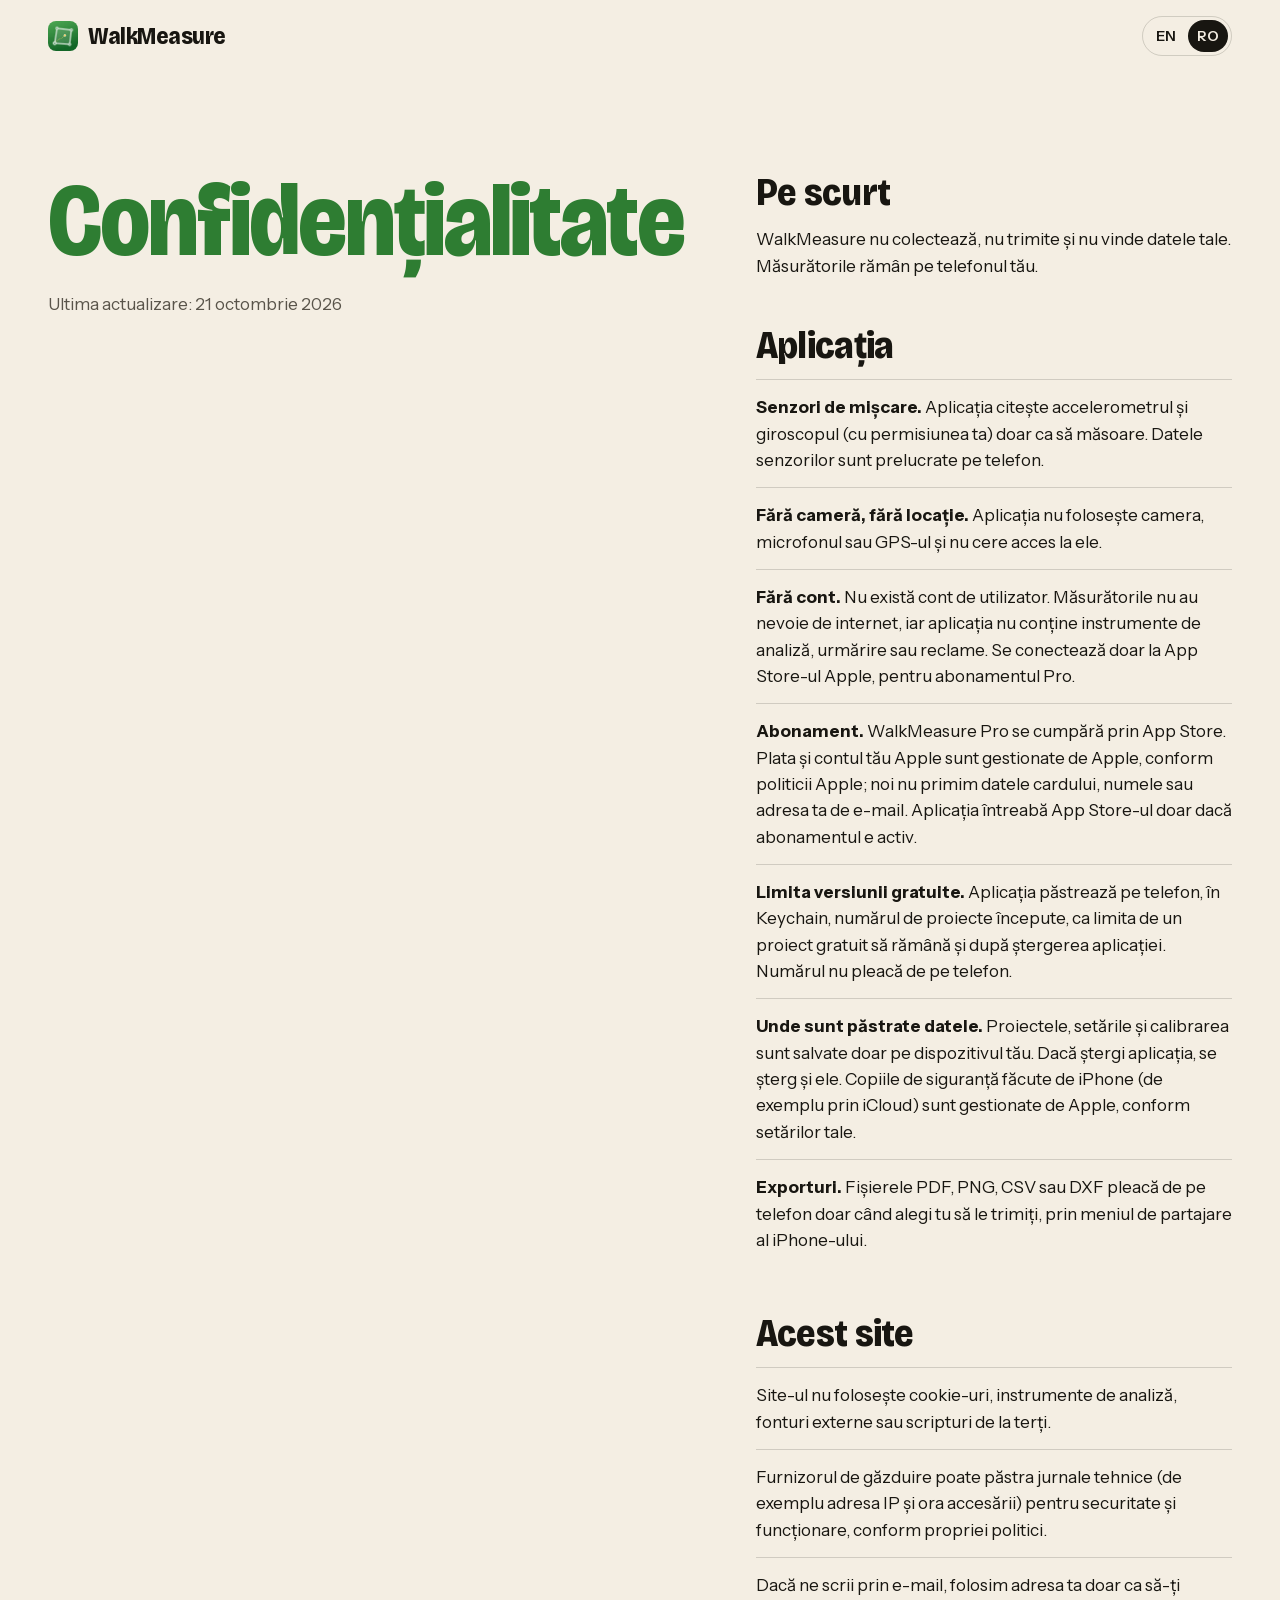
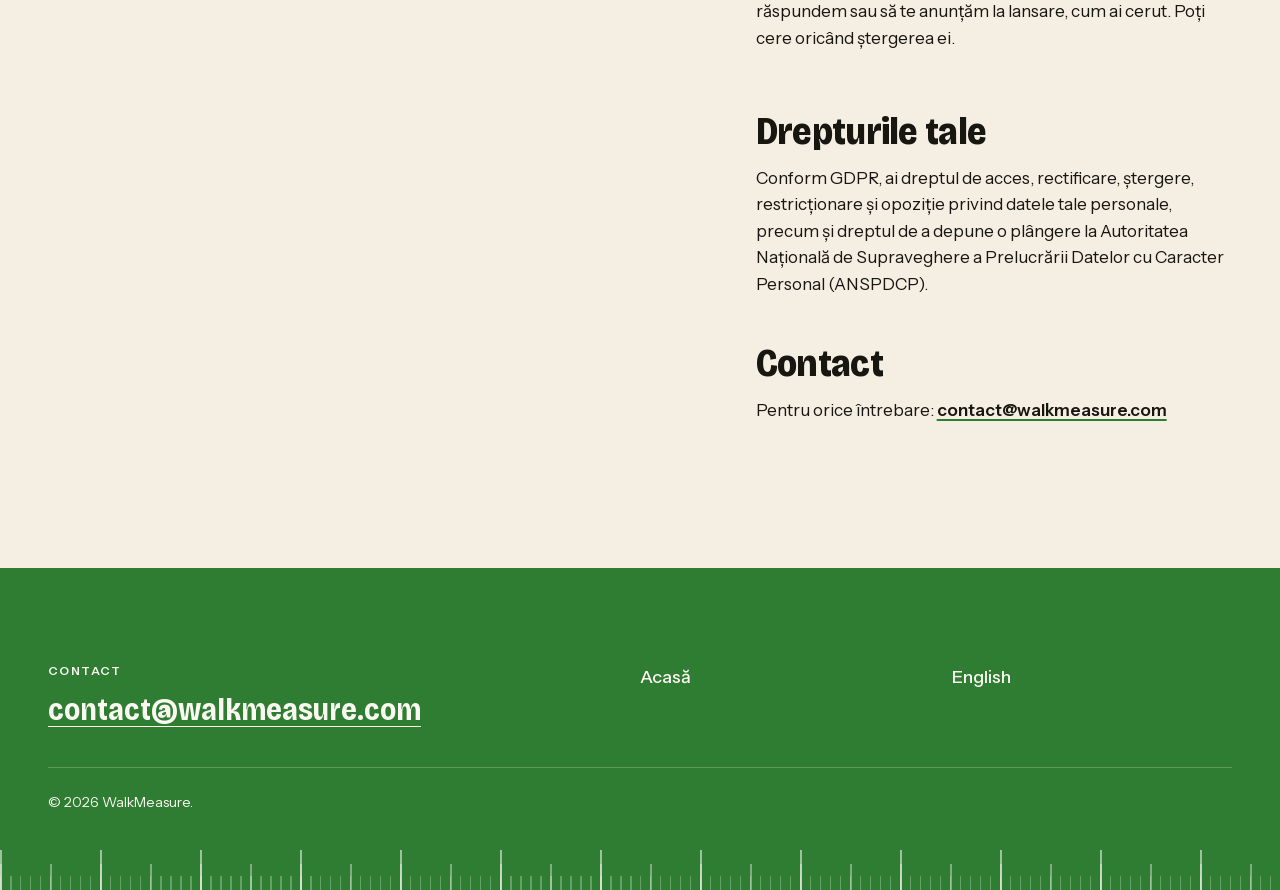
<file: confidentialitate.html>
<!doctype html>
<html lang="ro">
<head>
  <meta charset="utf-8">
  <meta http-equiv="Content-Security-Policy" content="default-src 'none'; script-src 'self'; style-src 'self'; img-src 'self'; font-src 'self'; media-src 'self'; base-uri 'none'; form-action 'none'; upgrade-insecure-requests">
  <meta name="referrer" content="strict-origin-when-cross-origin">
  <title>WalkMeasure</title>
  <link rel="icon" href="/assets/favicon.svg" type="image/svg+xml">
  <!-- This address moved; old links keep working by forwarding to the new one. -->
  <link rel="canonical" href="https://walkmeasure.com/ro/confidentialitate.html">
  <script src="/assets/forward.js" data-to="/ro/confidentialitate.html"></script>
  <meta http-equiv="refresh" content="0; url=/ro/confidentialitate.html">
</head>
<body>
  <p>Pagina s-a mutat la <a href="/ro/confidentialitate.html">walkmeasure.com/ro/confidentialitate.html</a></p>
</body>
</html>
</file>
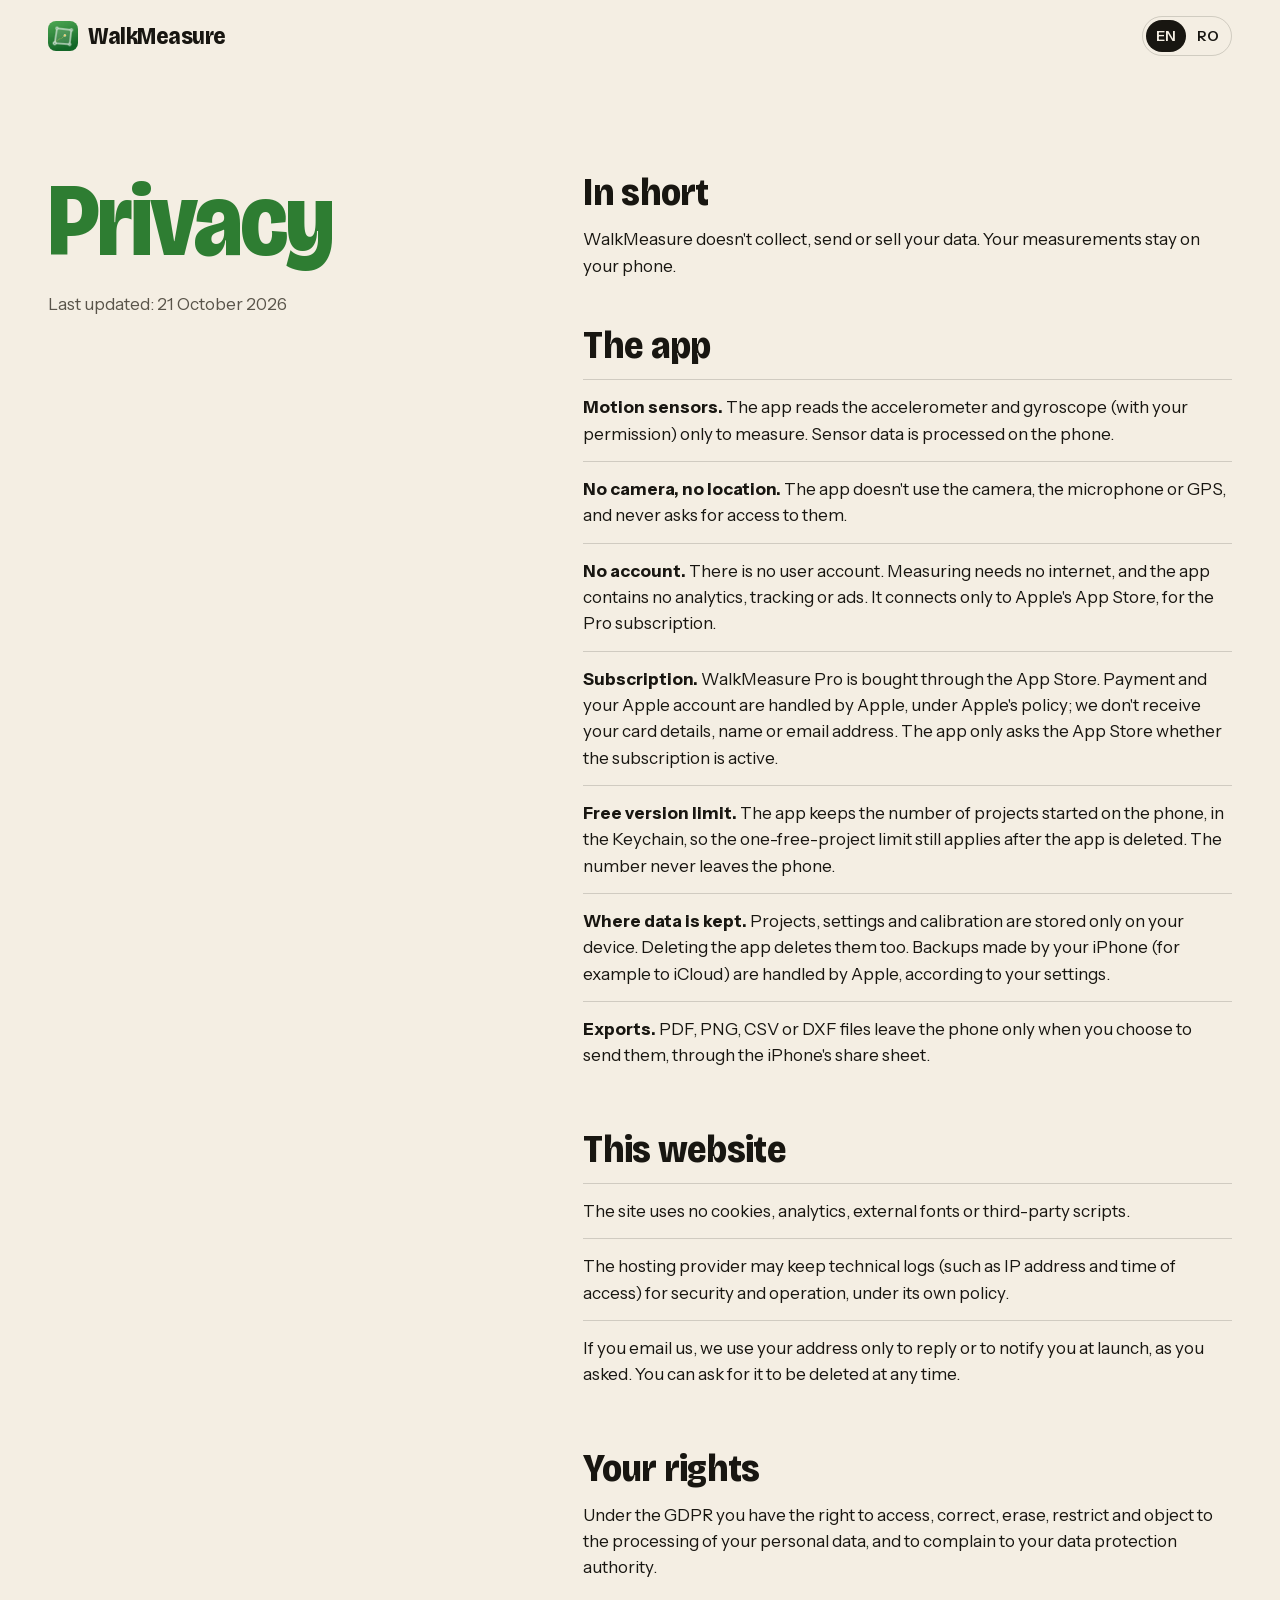
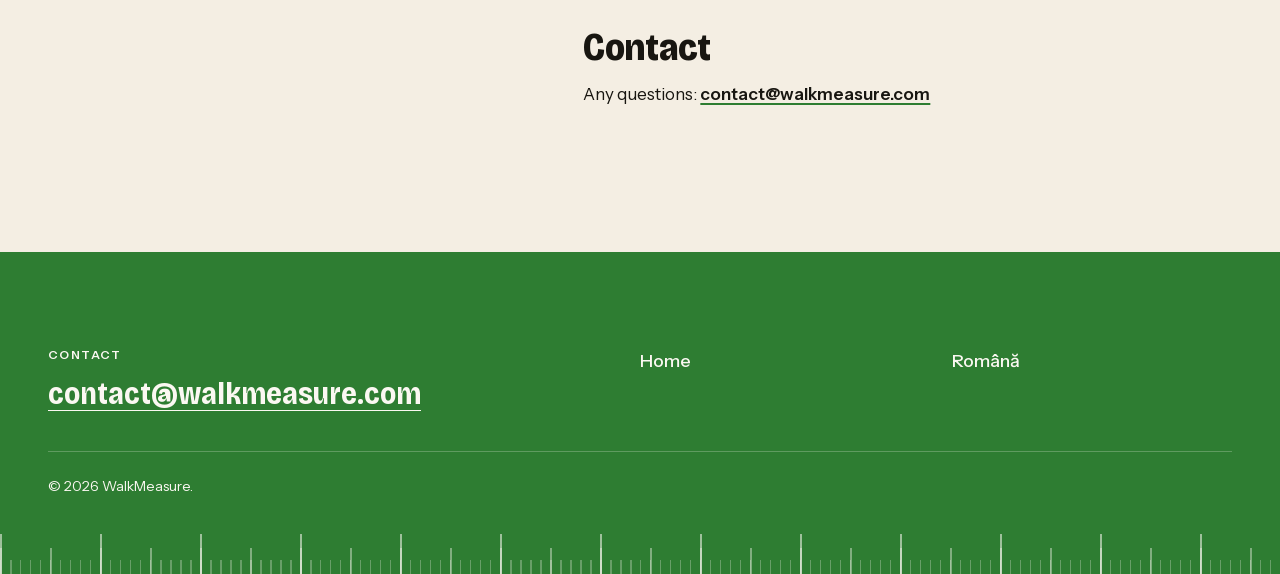
<file: privacy.html>
<!doctype html>
<html lang="en" class="no-js">
<head>
  <meta charset="utf-8">
  <meta http-equiv="Content-Security-Policy" content="default-src 'none'; script-src 'self'; style-src 'self'; img-src 'self'; font-src 'self'; media-src 'self'; base-uri 'none'; form-action 'none'; upgrade-insecure-requests">
  <meta name="referrer" content="strict-origin-when-cross-origin">
  <meta name="viewport" content="width=device-width, initial-scale=1, viewport-fit=cover">
  <title>Privacy — WalkMeasure</title>
  <meta name="description" content="Privacy policy for the WalkMeasure app and this website.">
  <meta name="theme-color" content="#f4eee3">
  <meta name="color-scheme" content="only light">
  <link rel="icon" href="assets/favicon.svg" type="image/svg+xml">
  <link rel="apple-touch-icon" href="assets/img/apple-touch-icon.png">
  <link rel="canonical" href="https://walkmeasure.com/privacy.html">
  <link rel="alternate" hreflang="ro" href="https://walkmeasure.com/ro/confidentialitate.html">
  <link rel="stylesheet" href="assets/styles.css?v=22">
  <script defer src="assets/site.js?v=22"></script>
</head>
<body>
<a class="skip-link" href="#main">Skip to content</a>
<header class="site-header">
  <div class="container header-inner">
    <a class="brand" href="./"><img src="assets/img/app-icon.png" width="30" height="30" alt="">WalkMeasure</a>
    <nav class="nav nav-static" aria-label="Main">
      <div class="lang" aria-label="Language"><span aria-current="true">EN</span><a href="ro/confidentialitate.html" hreflang="ro" lang="ro">RO</a></div>
    </nav>
  </div>
</header>

<main id="main" class="container legal">
  <div class="legal-head">
    <h1>Privacy</h1>
    <p>Last updated: 21 October 2026</p>
  </div>
  <div class="legal-body">
  <h2>In short</h2>
  <p>WalkMeasure doesn't collect, send or sell your data. Your measurements stay on your phone.</p>

  <h2>The app</h2>
  <ul>
    <li><strong>Motion sensors.</strong> The app reads the accelerometer and gyroscope (with your permission) only to measure. Sensor data is processed on the phone.</li>
    <li><strong>No camera, no location.</strong> The app doesn't use the camera, the microphone or GPS, and never asks for access to them.</li>
    <li><strong>No account.</strong> There is no user account. Measuring needs no internet, and the app contains no analytics, tracking or ads. It connects only to Apple's App Store, for the Pro subscription.</li>
    <li><strong>Subscription.</strong> WalkMeasure Pro is bought through the App Store. Payment and your Apple account are handled by Apple, under Apple's policy; we don't receive your card details, name or email address. The app only asks the App Store whether the subscription is active.</li>
    <li><strong>Free version limit.</strong> The app keeps the number of projects started on the phone, in the Keychain, so the one-free-project limit still applies after the app is deleted. The number never leaves the phone.</li>
    <li><strong>Where data is kept.</strong> Projects, settings and calibration are stored only on your device. Deleting the app deletes them too. Backups made by your iPhone (for example to iCloud) are handled by Apple, according to your settings.</li>
    <li><strong>Exports.</strong> PDF, PNG, CSV or DXF files leave the phone only when you choose to send them, through the iPhone's share sheet.</li>
  </ul>

  <h2>This website</h2>
  <ul>
    <li>The site uses no cookies, analytics, external fonts or third-party scripts.</li>
    <li>The hosting provider may keep technical logs (such as IP address and time of access) for security and operation, under its own policy.</li>
    <li>If you email us, we use your address only to reply or to notify you at launch, as you asked. You can ask for it to be deleted at any time.</li>
  </ul>

  <h2>Your rights</h2>
  <p>Under the GDPR you have the right to access, correct, erase, restrict and object to the processing of your personal data, and to complain to your data protection authority.</p>

  <h2>Contact</h2>
  <p>Any questions: <a href="mailto:contact@walkmeasure.com">contact@walkmeasure.com</a></p>
  </div>
</main>

<footer class="site-footer">
  <div class="container">
    <div class="footer-grid">
      <div>
        <span class="label">Contact</span>
        <a class="footer-mail" href="mailto:contact@walkmeasure.com">contact@walkmeasure.com</a>
      </div>
      <nav class="footer-links" aria-label="Footer">
        <a href="./">Home</a>
      </nav>
      <div class="footer-links">
        <a href="ro/confidentialitate.html" hreflang="ro" lang="ro">Română</a>
      </div>
    </div>
    <p class="disclaimer">© <span data-year>2026</span> WalkMeasure.</p>
  </div>
  <span class="ruler" aria-hidden="true"></span>
</footer>
</body>
</html>
</file>
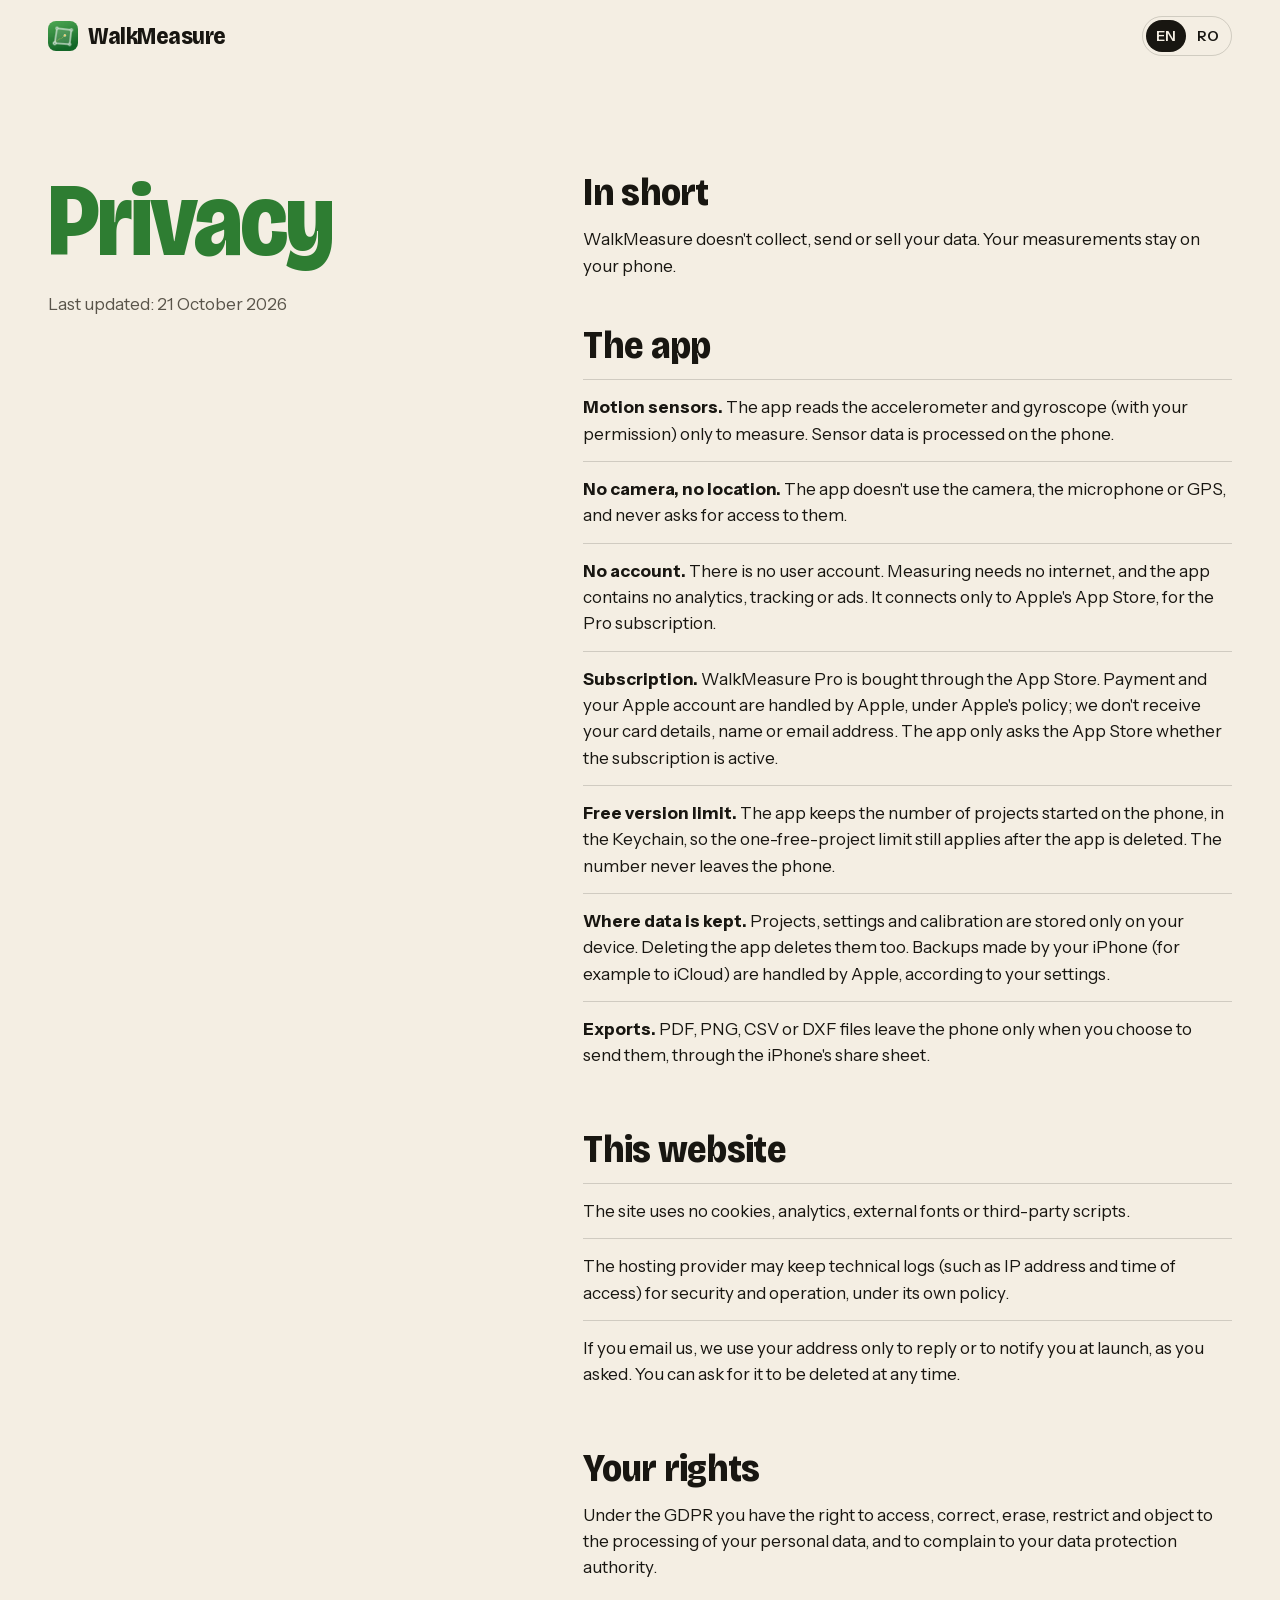
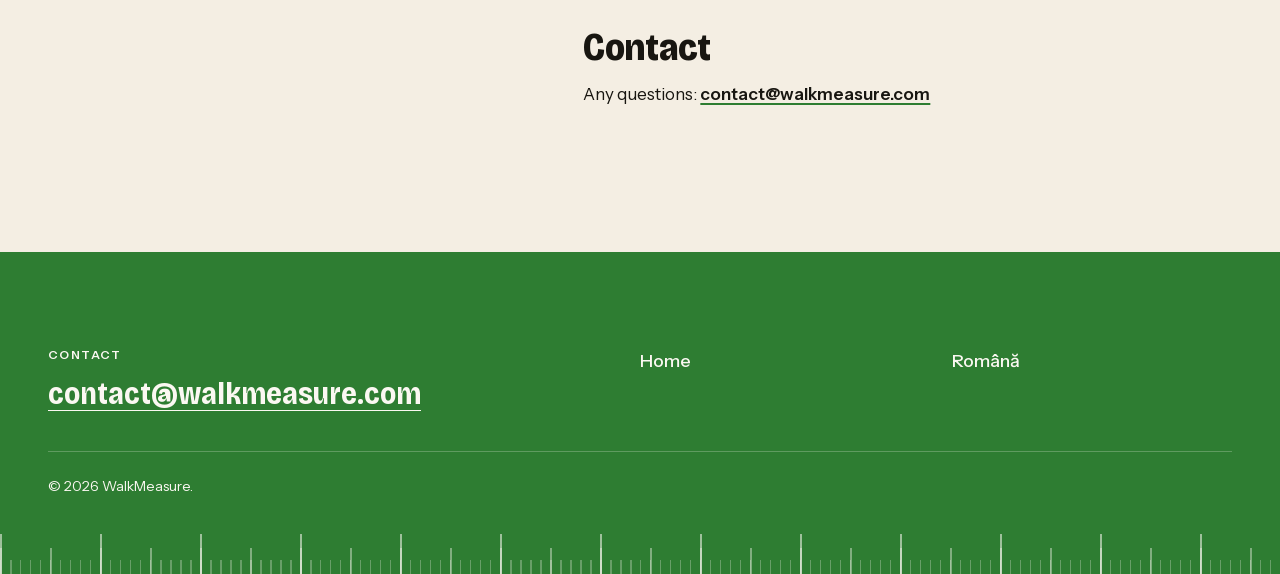
<file: en/privacy.html>
<!doctype html>
<html lang="en">
<head>
  <meta charset="utf-8">
  <meta http-equiv="Content-Security-Policy" content="default-src 'none'; script-src 'self'; style-src 'self'; img-src 'self'; font-src 'self'; media-src 'self'; base-uri 'none'; form-action 'none'; upgrade-insecure-requests">
  <meta name="referrer" content="strict-origin-when-cross-origin">
  <title>WalkMeasure</title>
  <link rel="icon" href="/assets/favicon.svg" type="image/svg+xml">
  <!-- This address moved; old links keep working by forwarding to the new one. -->
  <link rel="canonical" href="https://walkmeasure.com/privacy.html">
  <script src="/assets/forward.js" data-to="/privacy.html"></script>
  <meta http-equiv="refresh" content="0; url=/privacy.html">
</head>
<body>
  <p>This page has moved to <a href="/privacy.html">walkmeasure.com/privacy.html</a></p>
</body>
</html>
</file>
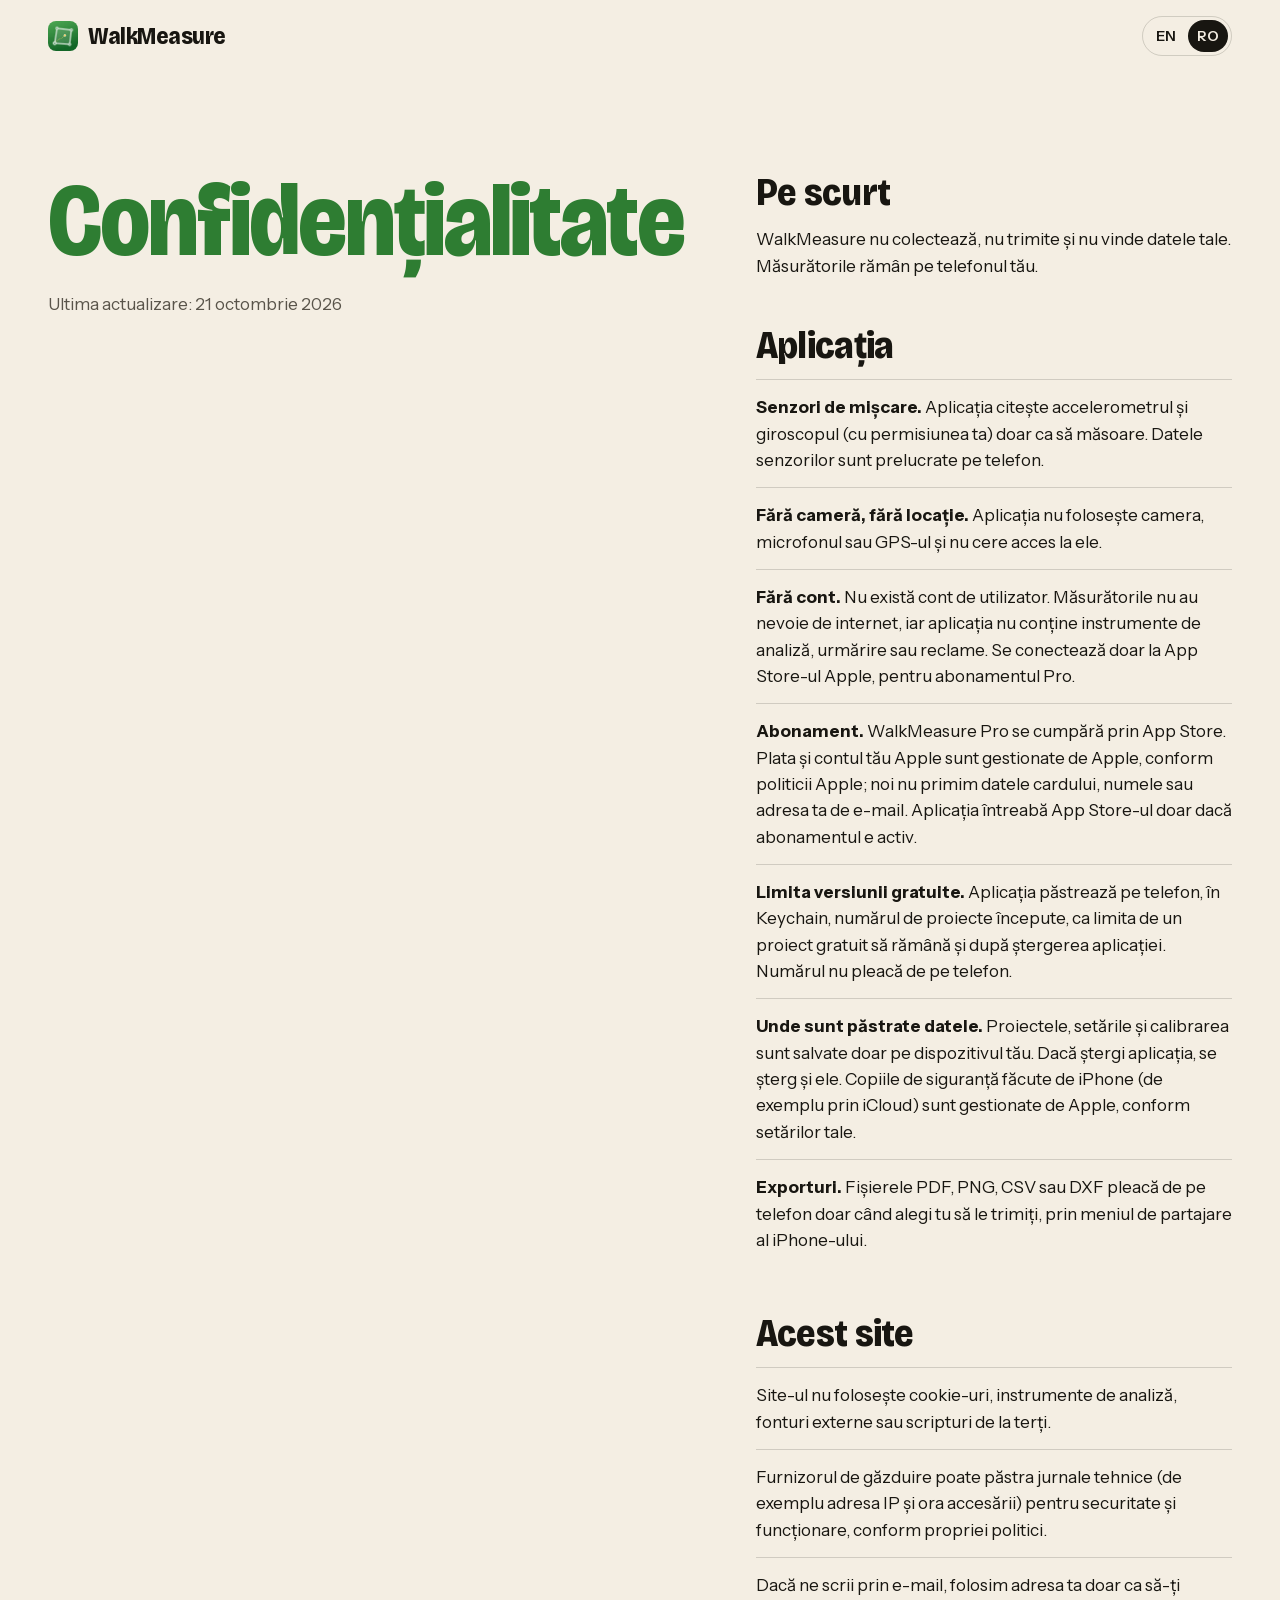
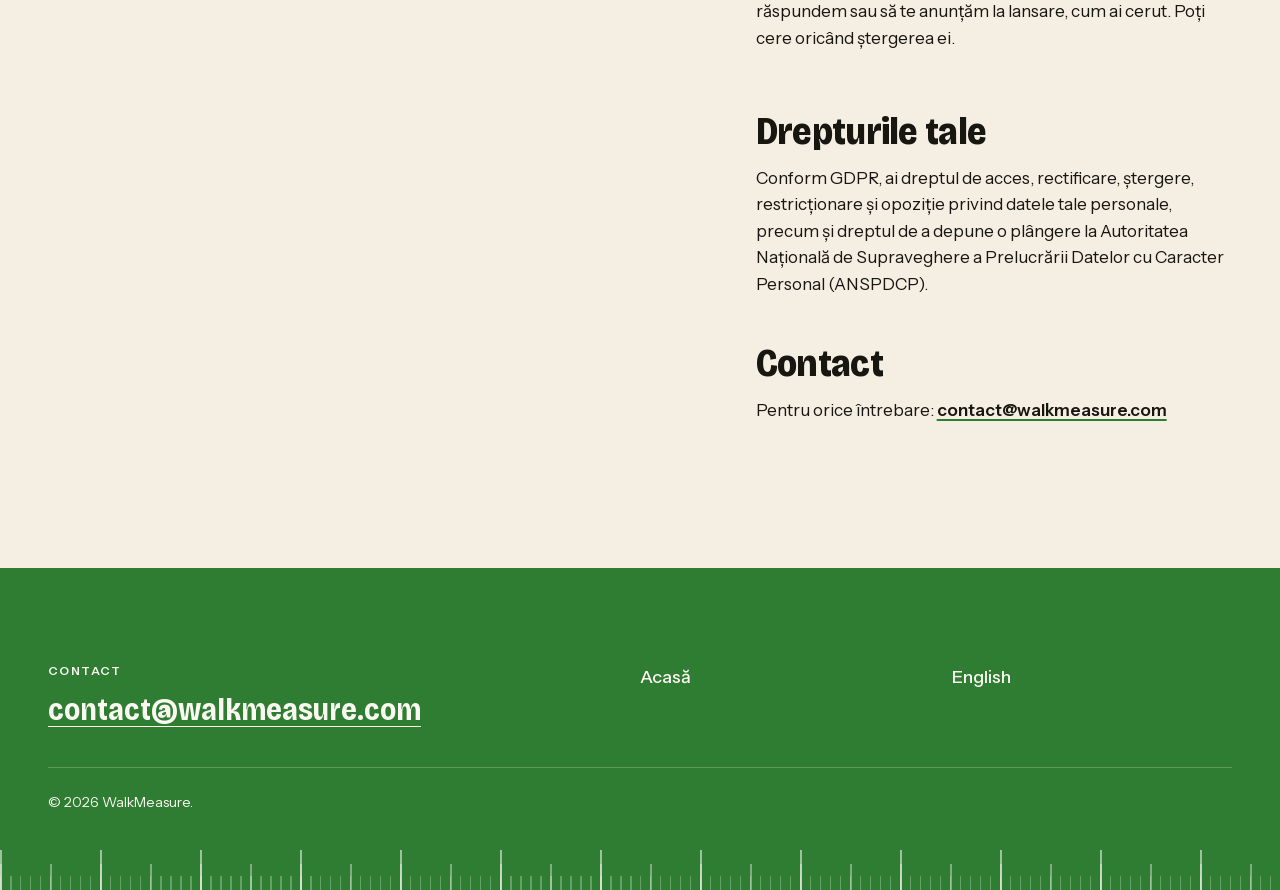
<file: ro/confidentialitate.html>
<!doctype html>
<html lang="ro" class="no-js">
<head>
  <meta charset="utf-8">
  <meta http-equiv="Content-Security-Policy" content="default-src 'none'; script-src 'self'; style-src 'self'; img-src 'self'; font-src 'self'; media-src 'self'; base-uri 'none'; form-action 'none'; upgrade-insecure-requests">
  <meta name="referrer" content="strict-origin-when-cross-origin">
  <meta name="viewport" content="width=device-width, initial-scale=1, viewport-fit=cover">
  <title>Confidențialitate — WalkMeasure</title>
  <meta name="description" content="Politica de confidențialitate a aplicației WalkMeasure și a acestui site.">
  <meta name="theme-color" content="#f4eee3">
  <meta name="color-scheme" content="only light">
  <link rel="icon" href="../assets/favicon.svg" type="image/svg+xml">
  <link rel="apple-touch-icon" href="../assets/img/apple-touch-icon.png">
  <link rel="canonical" href="https://walkmeasure.com/ro/confidentialitate.html">
  <link rel="alternate" hreflang="en" href="https://walkmeasure.com/privacy.html">
  <link rel="stylesheet" href="../assets/styles.css?v=22">
  <script defer src="../assets/site.js?v=22"></script>
</head>
<body>
<a class="skip-link" href="#main">Sari la conținut</a>
<header class="site-header">
  <div class="container header-inner">
    <a class="brand" href="./"><img src="../assets/img/app-icon.png" width="30" height="30" alt="">WalkMeasure</a>
    <nav class="nav nav-static" aria-label="Principal">
      <div class="lang" aria-label="Limba"><a href="../privacy.html" hreflang="en" lang="en">EN</a><span aria-current="true">RO</span></div>
    </nav>
  </div>
</header>

<main id="main" class="container legal">
  <div class="legal-head">
    <h1>Confidențialitate</h1>
    <p>Ultima actualizare: 21 octombrie 2026</p>
  </div>
  <div class="legal-body">
  <h2>Pe scurt</h2>
  <p>WalkMeasure nu colectează, nu trimite și nu vinde datele tale. Măsurătorile rămân pe telefonul tău.</p>

  <h2>Aplicația</h2>
  <ul>
    <li><strong>Senzori de mișcare.</strong> Aplicația citește accelerometrul și giroscopul (cu permisiunea ta) doar ca să măsoare. Datele senzorilor sunt prelucrate pe telefon.</li>
    <li><strong>Fără cameră, fără locație.</strong> Aplicația nu folosește camera, microfonul sau GPS-ul și nu cere acces la ele.</li>
    <li><strong>Fără cont.</strong> Nu există cont de utilizator. Măsurătorile nu au nevoie de internet, iar aplicația nu conține instrumente de analiză, urmărire sau reclame. Se conectează doar la App Store-ul Apple, pentru abonamentul Pro.</li>
    <li><strong>Abonament.</strong> WalkMeasure Pro se cumpără prin App Store. Plata și contul tău Apple sunt gestionate de Apple, conform politicii Apple; noi nu primim datele cardului, numele sau adresa ta de e-mail. Aplicația întreabă App Store-ul doar dacă abonamentul e activ.</li>
    <li><strong>Limita versiunii gratuite.</strong> Aplicația păstrează pe telefon, în Keychain, numărul de proiecte începute, ca limita de un proiect gratuit să rămână și după ștergerea aplicației. Numărul nu pleacă de pe telefon.</li>
    <li><strong>Unde sunt păstrate datele.</strong> Proiectele, setările și calibrarea sunt salvate doar pe dispozitivul tău. Dacă ștergi aplicația, se șterg și ele. Copiile de siguranță făcute de iPhone (de exemplu prin iCloud) sunt gestionate de Apple, conform setărilor tale.</li>
    <li><strong>Exporturi.</strong> Fișierele PDF, PNG, CSV sau DXF pleacă de pe telefon doar când alegi tu să le trimiți, prin meniul de partajare al iPhone-ului.</li>
  </ul>

  <h2>Acest site</h2>
  <ul>
    <li>Site-ul nu folosește cookie-uri, instrumente de analiză, fonturi externe sau scripturi de la terți.</li>
    <li>Furnizorul de găzduire poate păstra jurnale tehnice (de exemplu adresa IP și ora accesării) pentru securitate și funcționare, conform propriei politici.</li>
    <li>Dacă ne scrii prin e-mail, folosim adresa ta doar ca să-ți răspundem sau să te anunțăm la lansare, cum ai cerut. Poți cere oricând ștergerea ei.</li>
  </ul>

  <h2>Drepturile tale</h2>
  <p>Conform GDPR, ai dreptul de acces, rectificare, ștergere, restricționare și opoziție privind datele tale personale, precum și dreptul de a depune o plângere la Autoritatea Națională de Supraveghere a Prelucrării Datelor cu Caracter Personal (ANSPDCP).</p>

  <h2>Contact</h2>
  <p>Pentru orice întrebare: <a href="mailto:contact@walkmeasure.com">contact@walkmeasure.com</a></p>
  </div>
</main>

<footer class="site-footer">
  <div class="container">
    <div class="footer-grid">
      <div>
        <span class="label">Contact</span>
        <a class="footer-mail" href="mailto:contact@walkmeasure.com">contact@walkmeasure.com</a>
      </div>
      <nav class="footer-links" aria-label="Subsol">
        <a href="./">Acasă</a>
      </nav>
      <div class="footer-links">
        <a href="../privacy.html" hreflang="en" lang="en">English</a>
      </div>
    </div>
    <p class="disclaimer">© <span data-year>2026</span> WalkMeasure.</p>
  </div>
  <span class="ruler" aria-hidden="true"></span>
</footer>
</body>
</html>
</file>
<file: assets/styles.css>
/* WalkMeasure — presentation site. Plain CSS. Fonts are self-hosted (assets/fonts),
   so the site makes no requests to anyone else. */

/* ---------- Fonts (SIL Open Font License, see assets/fonts/README.md) ---------- */

@font-face {
  font-family: "Bricolage Grotesque";
  font-style: normal;
  font-weight: 400 800;
  font-stretch: 75% 100%;
  font-display: swap;
  src: url(fonts/bricolage-latin-ext.woff2) format("woff2");
  unicode-range: U+0100-02BA, U+02BD-02C5, U+02C7-02CC, U+02CE-02D7, U+02DD-02FF, U+0304, U+0308, U+0329, U+1D00-1DBF, U+1E00-1E9F, U+1EF2-1EFF, U+2020, U+20A0-20AB, U+20AD-20C4, U+2113, U+2C60-2C7F, U+A720-A7FF;
}
@font-face {
  font-family: "Bricolage Grotesque";
  font-style: normal;
  font-weight: 400 800;
  font-stretch: 75% 100%;
  font-display: swap;
  src: url(fonts/bricolage-latin.woff2) format("woff2");
  unicode-range: U+0000-00FF, U+0131, U+0152-0153, U+02BB-02BC, U+02C6, U+02DA, U+02DC, U+0304, U+0308, U+0329, U+2000-206F, U+20AC, U+2122, U+2191, U+2193, U+2212, U+2215, U+FEFF, U+FFFD;
}
@font-face {
  font-family: "Instrument Sans";
  font-style: normal;
  font-weight: 400 700;
  font-stretch: 75% 100%;
  font-display: swap;
  src: url(fonts/instrument-latin-ext.woff2) format("woff2");
  unicode-range: U+0100-02BA, U+02BD-02C5, U+02C7-02CC, U+02CE-02D7, U+02DD-02FF, U+0304, U+0308, U+0329, U+1D00-1DBF, U+1E00-1E9F, U+1EF2-1EFF, U+2020, U+20A0-20AB, U+20AD-20C4, U+2113, U+2C60-2C7F, U+A720-A7FF;
}
@font-face {
  font-family: "Instrument Sans";
  font-style: normal;
  font-weight: 400 700;
  font-stretch: 75% 100%;
  font-display: swap;
  src: url(fonts/instrument-latin.woff2) format("woff2");
  unicode-range: U+0000-00FF, U+0131, U+0152-0153, U+02BB-02BC, U+02C6, U+02DA, U+02DC, U+0304, U+0308, U+0329, U+2000-206F, U+20AC, U+2122, U+2191, U+2193, U+2212, U+2215, U+FEFF, U+FFFD;
}

/* ---------- Tokens ----------
   Three colours do the work: paper, ink and the app's green (its accent colour,
   the middle of the icon's gradient). Green is kept to
   large type, fills and marks; small text stays ink so it reads well. The yellow is the
   dotted walk from the app icon, used only for the walked path and stickers. */

:root {
  --paper: #f4eee3;
  --paper-2: #ebe3d4;
  --card: #fbf8f2;
  --ink: #181611;
  --muted: #59544a;
  --line: rgba(24, 22, 17, .16);
  --green: #2e7d32;
  --green-band: #2e7d32;
  --green-soft: #c9dcc0;
  --on-green: #fbf8f2;
  --yellow: #f2c230;
  --on-yellow: #181611;
  --display: "Bricolage Grotesque", "Arial Narrow", "Helvetica Neue", Arial, sans-serif;
  --text: "Instrument Sans", -apple-system, BlinkMacSystemFont, "Segoe UI", Roboto, Arial, sans-serif;
  --max: 1320px;
  --gutter: clamp(16px, 4vw, 48px);
  --radius: 28px;
  /* The site is light only, also when the visitor's system is dark. */
  color-scheme: only light;
}


/* ---------- Base ---------- */

* { box-sizing: border-box; }

html { scroll-behavior: smooth; -webkit-text-size-adjust: 100%; scroll-padding-top: 88px; }
@media (prefers-reduced-motion: reduce) { html { scroll-behavior: auto; } }

body {
  margin: 0;
  background: var(--paper);
  color: var(--ink);
  font: 400 17px/1.55 var(--text);
  -webkit-font-smoothing: antialiased;
  overflow-x: hidden;
}

img { max-width: 100%; height: auto; display: block; }
a { color: inherit; text-decoration-thickness: 1px; text-underline-offset: .2em; }
a:hover { color: var(--green); }
p { margin: 0 0 1em; }
h1, h2, h3 { margin: 0; font-weight: inherit; }
ul, ol { margin: 0; padding: 0; }

:focus-visible { outline: 3px solid var(--green); outline-offset: 3px; border-radius: 6px; }
.band :focus-visible, .site-footer :focus-visible, #start :focus-visible { outline-color: var(--yellow); }

.skip-link {
  position: absolute; left: 16px; top: -60px; z-index: 100;
  background: var(--ink); color: var(--paper); padding: 10px 16px; border-radius: 999px;
}
.skip-link:focus { top: 12px; }

.container { width: 100%; max-width: var(--max); margin: 0 auto; padding: 0 var(--gutter); }

.visually-hidden {
  position: absolute !important; width: 1px; height: 1px; overflow: hidden;
  clip: rect(0 0 0 0); white-space: nowrap;
}

/* ---------- Type ---------- */

.display, h1, h2 {
  font-family: var(--display);
  font-weight: 800;
  font-stretch: 88%;
  line-height: .94;
  letter-spacing: -.018em;
}
h1 { font-size: clamp(39px, 8vw, 129px); }
h2 { font-size: clamp(44px, 7.4vw, 112px); }
h3 { font-family: var(--display); font-weight: 700; font-stretch: 85%; font-size: clamp(22px, 2vw, 28px); line-height: 1.05; }

.label {
  display: block;
  font: 600 12px/1.2 var(--text);
  letter-spacing: .12em;
  text-transform: uppercase;
  color: var(--muted);
  margin-bottom: 20px;
}
.lead { font-size: clamp(18px, 1.5vw, 21px); line-height: 1.45; color: var(--muted); max-width: 34em; }

.green { color: var(--green); }

/* A section heading: a small label in the left column, the title across the rest. */
.head {
  display: grid; grid-template-columns: 1fr; gap: 0 32px; margin-bottom: clamp(40px, 6vw, 80px);
}
.head .lead { margin-top: 24px; }
@media (min-width: 900px) {
  .head { grid-template-columns: 3fr 9fr; }
  .head .label { padding-top: .6em; }
  .head > :not(.label) { grid-column: 2; }
}

section { --pad: clamp(72px, 11vw, 160px); padding: var(--pad) 0; position: relative; }
/* A menu link lands the section's title just under the header, not a whole padding below it. */
section[id] { scroll-margin-top: calc(40px - var(--pad)); }

/* ---------- Buttons and pills ---------- */

.pill, .btn {
  display: inline-flex; align-items: center; gap: 10px;
  min-height: 44px; padding: 0 20px;
  border-radius: 999px; border: 1.5px solid var(--ink);
  font: 600 15px/1 var(--text); text-decoration: none; white-space: nowrap;
  color: var(--ink); background: transparent; cursor: pointer;
  transition: background-color .2s, color .2s, transform .2s;
}
.pill:hover, .btn:hover { background: var(--ink); color: var(--paper); }

.btn-primary { background: var(--ink); color: var(--paper); padding-right: 6px; }
.btn-primary:hover { background: var(--green); border-color: var(--green); color: var(--on-green); }
.btn-primary .arrow {
  display: grid; place-items: center; width: 34px; height: 34px; border-radius: 50%;
  background: var(--green); color: var(--on-green); transition: transform .25s;
}
.btn-primary:hover .arrow { background: var(--paper); color: var(--green); transform: rotate(45deg); }
.btn svg { width: 18px; height: 18px; flex: none; }
.btn-light { border-color: var(--on-green); color: var(--on-green); }
.btn-light:hover { background: var(--on-green); color: var(--green-band); }

/* Dimension labels, drawn like the side lengths on the app's plan. */
.sticker {
  display: inline-flex; align-items: center; padding: 6px 10px; border-radius: 8px;
  background: var(--card); color: var(--ink); border: 1.5px solid var(--ink);
  font: 600 clamp(13px, 1vw, 15px)/1.1 var(--text); font-variant-numeric: tabular-nums; white-space: nowrap;
}
.sticker.yellow { background: var(--yellow); color: var(--on-yellow); border-color: var(--on-yellow); }

/* ---------- Header ---------- */

.site-header {
  position: sticky; top: 0; z-index: 50;
  background: color-mix(in srgb, var(--paper) 88%, transparent);
  -webkit-backdrop-filter: blur(10px); backdrop-filter: blur(10px);
  transition: box-shadow .2s;
}
.site-header.scrolled { box-shadow: 0 1px 0 var(--line); }
.header-inner { display: flex; align-items: center; gap: 12px; min-height: 72px; }

.brand {
  display: inline-flex; align-items: center; gap: 10px; text-decoration: none; color: var(--ink);
  font: 800 23px/1 var(--display); font-stretch: 90%; letter-spacing: -.02em;
}
.brand img { width: 30px; height: 30px; border-radius: 8px; }
.brand:hover { color: var(--ink); }

.nav { display: flex; align-items: center; gap: 8px; margin-left: auto; }
.nav a:not(.btn) {
  display: inline-flex; align-items: center; min-height: 40px; padding: 0 16px; border-radius: 999px;
  text-decoration: none; font-weight: 500; font-size: 15px;
}
.nav a:not(.btn):hover { color: var(--green); text-decoration: underline; text-decoration-thickness: 2px; }
.nav .btn { min-height: 40px; margin-left: 4px; }
.nav .btn .arrow { width: 30px; height: 30px; }

.lang { display: inline-flex; align-items: center; gap: 2px; padding: 3px; border-radius: 999px; border: 1.5px solid var(--line); }
/* Both halves get the same box and type, also inside the phone menu where links are
   larger; with line-height 1 the capitals sit in the middle of the circle. */
.lang a, .lang span, .nav .lang a:not(.btn) {
  display: inline-flex; align-items: center; justify-content: center;
  width: 40px; height: 32px; min-height: 0; padding: 0; border-radius: 999px;
  font: 600 14px/1 var(--text); letter-spacing: .02em; text-decoration: none; background: none;
}
.lang span[aria-current] { background: var(--ink); color: var(--paper); }

.menu-toggle {
  display: none; margin-left: auto; min-height: 44px; padding: 0 18px; gap: 8px; align-items: center;
  border-radius: 999px; border: 1.5px solid var(--ink); background: transparent; color: var(--ink);
  font: 600 15px/1 var(--text); cursor: pointer;
}
.menu-toggle svg { width: 18px; height: 18px; }

@media (min-width: 1100px) {
  .nav-links { display: flex; gap: 0; margin-right: 12px; }
  .nav-end { display: flex; align-items: center; gap: 8px; }
}
@media (max-width: 1099.98px) {
  .menu-toggle { display: inline-flex; }
  .nav {
    display: none; position: absolute; left: 0; right: 0; top: 100%;
    flex-direction: column; align-items: stretch; gap: 8px;
    padding: 12px var(--gutter) 24px; background: var(--paper); box-shadow: 0 12px 24px rgba(0, 0, 0, .08);
  }
  .nav.open { display: flex; }
  .nav-links { display: flex; flex-direction: column; gap: 6px; }
  .nav a:not(.btn) { min-height: 52px; font-size: 18px; padding: 0 20px; }
  .nav-end { display: flex; justify-content: space-between; align-items: center; gap: 8px; margin-top: 8px; }
  .nav-static { display: flex; position: static; flex-direction: row; padding: 0; background: none; box-shadow: none; }
}

/* ---------- Hero ---------- */

.hero { padding: 0 0 clamp(24px, 4vw, 48px); }

/* The film: the promise sits on a muted loop of someone measuring a field, full width,
   under an ink scrim so the type reads on every shot. The poster (the loop's first
   frame) stands in until the video plays, and stays for less motion or Save-Data. */
.hero-film {
  position: relative; isolation: isolate; overflow: hidden;
  padding: clamp(48px, 7vw, 104px) 0 clamp(56px, 7vw, 104px);
  background: #3d4a2c; color: var(--card);
}
.hero-video {
  position: absolute; inset: 0; z-index: -2; width: 100%; height: 100%;
  object-fit: cover; object-position: 50% 40%; pointer-events: none;
}
.hero-film::before {
  content: ""; position: absolute; inset: 0; z-index: -1;
  background:
    radial-gradient(120% 90% at 50% 38%, rgba(24, 22, 17, .18), rgba(24, 22, 17, .5)),
    linear-gradient(180deg, rgba(24, 22, 17, .38), rgba(24, 22, 17, .16) 45%, rgba(24, 22, 17, .55));
}
.hero .hero-film h1 { color: var(--card); text-shadow: 0 2px 40px rgba(24, 22, 17, .35); }
.hero .hero-film .stickers li { text-decoration-color: var(--ink); }
.hero-film .label { color: rgba(251, 248, 242, .82); }
.hero-film .hero-intro .lead { color: var(--card); text-shadow: 0 1px 24px rgba(24, 22, 17, .4); }
.hero-film .btn-primary { background: var(--card); border-color: var(--card); color: var(--ink); }
.hero-film .btn-primary:hover { background: var(--green); border-color: var(--green); color: var(--on-green); }
.hero-film :focus-visible { outline-color: var(--yellow); }

.hero-title { text-align: center; position: relative; }
.hero h1 { color: var(--green); }
.hero h1 span { display: block; }
.hero .stickers { list-style: none; display: flex; flex-wrap: wrap; justify-content: center; gap: 10px; margin-top: 28px; }
.hero .stickers li { text-decoration: line-through; text-decoration-thickness: 2px; text-decoration-color: var(--green); }

.hero-intro {
  display: grid; gap: 24px; align-items: end; margin-top: clamp(32px, 5vw, 56px);
}
.hero-copy { display: grid; gap: 16px; justify-items: start; }
.hero-copy .label { margin: 0; }
.hero-intro .lead {
  margin: 0; max-width: 24em; color: var(--ink);
  font-size: clamp(21px, 2vw, 27px); font-weight: 500; line-height: 1.3; letter-spacing: -.005em; text-wrap: balance;
}
/* What sets it apart, as a mark rather than another sentence. */
.hero-badge {
  display: inline-flex; align-items: center; gap: 10px; margin: 4px 0 0;
  padding: 9px 16px 9px 10px; border-radius: 20px;
  background: var(--green-soft); color: var(--ink);
  font: 600 clamp(14px, 1.1vw, 16px)/1.25 var(--text);
}
.hero-badge svg {
  flex: none; width: 22px; height: 22px; padding: 4px; border-radius: 50%;
  background: var(--green); color: var(--on-green);
}
.actions { display: flex; flex-wrap: wrap; gap: 10px; }
@media (min-width: 900px) {
  .hero-intro { grid-template-columns: 7fr 5fr; }
  .hero-intro .actions { justify-content: flex-end; }
}

/* The plot: an outline walked corner to corner, with the phones laid on it. */
/* The stage takes its height from the phones, so none of them is cut off. */
.hero-stage { position: relative; max-width: 820px; margin: clamp(40px, 6vw, 72px) auto 0; padding: 0 0 clamp(32px, 5vw, 64px); }
.hero-stage .plot { position: absolute; inset: 0; width: 100%; height: 100%; overflow: visible; }
.plot .edge { fill: none; stroke: var(--ink); stroke-width: 3; vector-effect: non-scaling-stroke; stroke-linejoin: round; }
.plot .walk { fill: none; stroke: var(--yellow); stroke-width: 5; stroke-linecap: round; stroke-dasharray: 0.1 14; vector-effect: non-scaling-stroke; }
.plot-corner {
  position: absolute; width: 22px; height: 22px; border-radius: 50%;
  background: var(--paper); border: 4px solid var(--ink); transform: translate(-50%, -50%);
}
.plot-corner.nw { left: 6%; top: 24%; }
.plot-corner.ne { left: 91%; top: 12%; }
.plot-corner.se { left: 97%; top: 84%; }
.plot-corner.sw { left: 3%; top: 94%; }
.plot-corner b { position: absolute; font: 800 18px/1 var(--display); font-stretch: 80%; }
.plot-corner.nw b { right: 100%; bottom: 100%; margin: 0 4px 4px 0; }
.plot-corner.ne b { left: 100%; bottom: 100%; margin: 0 0 4px 4px; }
.plot-corner.se b { left: 100%; top: 100%; margin: 4px 0 0 4px; }
.plot-corner.sw b { right: 100%; top: 100%; margin: 4px 4px 0 0; }
.hero .phones { position: relative; display: flex; justify-content: center; align-items: flex-start; padding: 0 8%; }
.shot {
  margin: 0; border-radius: clamp(22px, 3vw, 40px); overflow: hidden; background: var(--card);
  box-shadow: 0 2px 0 rgba(0, 0, 0, .04), 0 30px 60px -20px rgba(24, 22, 17, .35);
  border: 1.5px solid var(--line);
}
.hero .shot { width: clamp(150px, 12.5vw, 165px); position: relative; border-radius: clamp(18px, 1.6vw, 22px); }
.hero .shot-side { display: none; }
@media (min-width: 720px) {
  .hero .shot-side { display: block; margin-top: 9%; }
  .hero .shot-left { transform: rotate(-7deg) translateX(18%); }
  .hero .shot-right { transform: rotate(6deg) translateX(-18%); }
  .hero .shot-main { z-index: 2; }
}
.hero .facts { list-style: none; position: absolute; inset: 0; pointer-events: none; z-index: 3; }
.hero .facts li { position: absolute; pointer-events: auto; }
.hero .facts li:nth-child(1) { left: 4%; top: 30%; }
.hero .facts li:nth-child(2) { right: 5%; top: 22%; }
.hero .facts li:nth-child(3) { left: 9%; top: 62%; }
.hero .facts li:nth-child(4) { right: 8%; top: 56%; }
@media (max-width: 719.98px) {
  /* On phones the labels line up under the screenshot instead of over it. */
  .hero .facts { position: relative; inset: auto; display: flex; flex-wrap: wrap; justify-content: center; gap: 8px; margin-top: 28px; }
  .hero .facts li { position: static; }
  .hero-stage { padding: 24px 0 40px; }
  .plot-corner b { display: none; }
}

/* The plot pops in each time it scrolls into view: the outline draws, the corners
   pop, the phones zoom in with a little overshoot, then the labels land.
   Uses the separate scale/translate properties so the phones keep their tilt. */
@media (prefers-reduced-motion: no-preference) {
  :root:not(.no-js) .pop .plot { clip-path: inset(0 100% 0 0); transition: clip-path 1s cubic-bezier(.5, 0, .2, 1) .1s; }
  :root:not(.no-js) .pop .plot-corner { scale: 0; transition: scale .45s cubic-bezier(.34, 1.56, .64, 1); }
  :root:not(.no-js) .pop .shot {
    opacity: 0; scale: .7; translate: 0 48px;
    transition: opacity .45s ease, scale .8s cubic-bezier(.34, 1.56, .64, 1), translate .8s cubic-bezier(.34, 1.56, .64, 1);
  }
  :root:not(.no-js) .pop .facts li { opacity: 0; scale: .5; transition: opacity .3s ease, scale .5s cubic-bezier(.34, 1.56, .64, 1); }

  :root:not(.no-js) .pop.popped .plot { clip-path: inset(0); }
  :root:not(.no-js) .pop.popped .plot-corner { scale: 1; }
  :root:not(.no-js) .pop.popped .shot { opacity: 1; scale: 1; translate: 0 0; }
  :root:not(.no-js) .pop.popped .facts li { opacity: 1; scale: 1; }

  .pop.popped .plot-corner:nth-of-type(1) { transition-delay: .25s; }
  .pop.popped .plot-corner:nth-of-type(2) { transition-delay: .4s; }
  .pop.popped .plot-corner:nth-of-type(3) { transition-delay: .55s; }
  .pop.popped .plot-corner:nth-of-type(4) { transition-delay: .7s; }
  .pop.popped .shot-main { transition-delay: 0s; }
  .pop.popped .shot-left { transition-delay: .12s; }
  .pop.popped .shot-right { transition-delay: .22s; }
  .pop.popped .facts li:nth-child(1) { transition-delay: .6s; }
  .pop.popped .facts li:nth-child(2) { transition-delay: .7s; }
  .pop.popped .facts li:nth-child(3) { transition-delay: .8s; }
  .pop.popped .facts li:nth-child(4) { transition-delay: .9s; }
}

/* ---------- Who it's for: stops along a walked line ---------- */

.route-wrap { position: relative; }
.route { --gap: clamp(28px, 6vw, 72px); position: relative; list-style: none; counter-reset: corner; display: grid; gap: var(--gap); }
.route-line { position: absolute; inset: 0; width: 100%; height: 100%; overflow: visible; pointer-events: none; }
.route-line .dots { fill: none; stroke: var(--yellow); stroke-width: 6; stroke-linecap: round; stroke-linejoin: round; stroke-dasharray: 0.5 13; vector-effect: non-scaling-stroke; }
.route li { --title: clamp(30px, 5.2vw, 76px); position: relative; max-width: 560px; }
.route h3 {
  font-weight: 800; font-stretch: 88%; letter-spacing: -.03em; color: var(--green);
  font-size: var(--title); line-height: .94;
}
.route-toggle {
  display: flex; justify-content: space-between; align-items: flex-start; gap: 16px; width: 100%;
  padding: 0; border: 0; background: none; color: inherit; font: inherit; letter-spacing: inherit;
  text-align: left; cursor: pointer;
}
.route .plus {
  flex: none; display: grid; place-items: center; width: 36px; height: 36px; border-radius: 50%;
  background: var(--ink); color: var(--paper); font: 700 22px/1 var(--text); letter-spacing: 0;
  margin-top: calc(var(--title) * .52 - 18px); /* level with the first line and its corner letter */
  transition: transform .25s, background-color .2s;
}
.route-more { display: grid; grid-template-rows: 0fr; transition: grid-template-rows .3s ease; }
.route-more > div { overflow: hidden; min-height: 0; }
.route p { margin: 0; padding-top: 14px; max-width: 26em; font-size: 18px; transition: opacity .3s; }
.route li.open .route-more { grid-template-rows: 1fr; }
.route li.open .plus { transform: rotate(45deg); background: var(--green); color: var(--on-green); }
@media (hover: hover) and (pointer: fine) {
  /* With a mouse the space stays put and the sentence fades in, so nothing jumps. */
  .route-more { grid-template-rows: 1fr; }
  .route p { opacity: 0; }
  .route li:hover p, .route li:focus-within p, .route li.open p { opacity: 1; }
  .route .plus { display: none; }
  .route-toggle { cursor: default; }
}
.no-js .route-more { grid-template-rows: 1fr; }
.no-js .route p { opacity: 1; }
.no-js .route .plus { display: none; }
.route li::before {
  counter-increment: corner; content: counter(corner, upper-alpha);
  position: absolute; left: -44px; top: calc(var(--title) * .52 - 15px); width: 30px; height: 30px; border-radius: 50%;
  display: grid; place-items: center; font: 800 14px/1 var(--display); z-index: 1;
  background: var(--paper); border: 4px solid var(--ink);
}
@media (min-width: 900px) {
  .route li:nth-child(1) { margin-left: 46%; }
  .route li:nth-child(2) { margin-left: 8%; }
  .route li:nth-child(3) { margin-left: 52%; }
  .route li:nth-child(4) { margin-left: 18%; }
  /* On wide screens each corner circle sits at the top-left of its title, which is
     exactly where the tape measure turns (site.js routes it through the circles). */
  .route li::before { top: -15px; }
}
@media (max-width: 899.98px) {
  /* Room between the titles, so each reads as its own stop on the tape. */
  .route { padding-left: 40px; --gap: 100px; }
  .route-line { display: none; }
  .route li::before { left: -40px; }
  .route-wrap.taped .route-line { display: block; }
  .route-wrap.taped .route li::after { display: none; }
  /* Without JavaScript: one dotted leg from each corner to the next, so the walk stops at the last corner. */
  .route li:not(:last-child)::after {
    content: ""; position: absolute; left: -28px; top: calc(var(--title) * .52);
    height: calc(100% + var(--gap)); border-left: 6px dotted var(--yellow);
  }
}

/* The tape measure (drawn by site.js): a yellow band with graduations every 8px and a
   number every tenth, unwound from a case that follows the scroll. */
.route-wrap.taped .route-line .dots { display: none; }
.tape-edge { fill: none; stroke: #c99a12; stroke-width: 20; stroke-linejoin: round; }
.tape-band { fill: none; stroke: var(--yellow); stroke-width: 17; stroke-linejoin: round; }
.tape-ticks line { stroke: var(--ink); stroke-width: 1.2; }
.tape-ticks text { font: 700 7.5px/1 var(--text); fill: var(--ink); letter-spacing: 0; }
.tape-case { transition: opacity .3s; }
.tape-case.parked { opacity: 0; }
.tape-case rect { fill: var(--ink); }
.tape-case .reel { fill: var(--yellow); }
.tape-case .hub { fill: var(--ink); }
.tape-case .spoke { stroke: var(--ink); stroke-width: 2.5; stroke-linecap: round; }

/* ---------- How it works ---------- */

.how { display: grid; gap: 40px; align-items: start; }
@media (min-width: 1000px) { .how { grid-template-columns: 5fr 7fr; gap: 64px; } .how-text { position: sticky; top: 110px; } }
.how h2 { font-size: clamp(44px, 6vw, 92px); margin-bottom: 40px; }

.demo-stage {
  position: relative; aspect-ratio: 16 / 9; border-radius: var(--radius); overflow: hidden;
  background: var(--paper-2); border: 1.5px solid var(--line);
}
.slide { position: absolute; inset: 0; margin: 0; opacity: 0; transition: opacity .6s ease; }
.slide.active { opacity: 1; }
.slide img, .slide video { display: block; width: 100%; height: 100%; object-fit: cover; }
/* Light, so it reads over grass and sky alike. */
.demo-progress { position: absolute; left: 20px; right: 20px; bottom: 16px; height: 4px; border-radius: 4px; background: rgba(251, 248, 242, .38); overflow: hidden; }
.demo-progress span { display: block; height: 100%; width: 0; background: var(--card); }
.demo.playing .demo-progress span { animation: progress 5s linear forwards; }
@keyframes progress { to { width: 100%; } }
/* Overlays on the clips, in the videos' overlay style: walk line, corners, buzz rings, tags.
   SVG at the footage's own 1920 × 1080, timed with SMIL. site.js starts each step's timeline
   with its clip, and shows the end state (which matches the poster) when there's no motion. */
.ov { position: absolute; inset: 0; width: 100%; height: 100%; pointer-events: none; --ov-k: 1; }
.ov-sc { transform: scale(var(--ov-k)); }
.ov-pill { fill: var(--card); stroke: var(--ink); stroke-width: 4; }
.ov-tag text { font: 600 40px/1 var(--text); fill: var(--ink); }
.ov-ok { fill: var(--green); }
.ov-tick { fill: none; stroke: var(--card); stroke-width: 7; stroke-linecap: round; stroke-linejoin: round; }
.ov-stick { fill: none; stroke: var(--ink); stroke-width: 8; stroke-linecap: round; }
.ov-phone { fill: var(--ink); }
.ov-track { fill: #d8d0c0; }
.ov-track-on { fill: var(--green); }
.ov-knob { fill: #fff; stroke: rgba(24, 22, 17, .2); stroke-width: 2; }
.ov-snap path { fill: none; stroke-linecap: round; }
.ov-snap .ring { stroke: var(--ink); stroke-width: 20; }
.ov-snap .ray { stroke: var(--yellow); stroke-width: 12; }
.ov-buzz { fill: none; stroke: var(--yellow); stroke-width: 10; }
.ov-ripple { fill: none; stroke: var(--yellow); }
.ov-corner circle { fill: var(--paper); stroke: var(--ink); stroke-width: 11; }
.ov-corner text {
  font: 800 60px/1 var(--display); font-stretch: 82%; fill: var(--ink);
  stroke: var(--paper); stroke-width: 10px; stroke-linejoin: round; paint-order: stroke;
}
.ov-done { fill: none; stroke: var(--ink); stroke-width: 8; }
.ov-walk line { stroke-linecap: round; stroke-dasharray: 0 44; }
.ov-walk .ring { stroke: var(--ink); stroke-width: 30; }
.ov-walk .dot { stroke: var(--yellow); stroke-width: 20; }
/* On the buzz, the picture shakes for a moment with the handle. */
.slide video.ov-shake { animation: ov-shake .3s linear; }
@keyframes ov-shake {
  0%, 100% { transform: scale(1.008); }
  20% { transform: scale(1.008) translate(-3px, 1px); }
  40% { transform: scale(1.008) translate(3px, -1px); }
  60% { transform: scale(1.008) translate(-2px, -1px); }
  80% { transform: scale(1.008) translate(2px, 1px); }
}
/* Smaller pictures get bigger marks, so they stay legible. */
@media (min-width: 1000px) and (max-width: 1199.98px) { .ov { --ov-k: 1.15; } }
@media (max-width: 599.98px) {
  .ov { --ov-k: 1.5; }
  .ov-walk line { stroke-dasharray: 0 62; }
  .ov-walk .ring { stroke-width: 44; }
  .ov-walk .dot { stroke-width: 30; }
}
@media (max-width: 429.98px) {
  .ov { --ov-k: 1.9; }
  .ov-walk line { stroke-dasharray: 0 78; }
  .ov-walk .ring { stroke-width: 54; }
  .ov-walk .dot { stroke-width: 38; }
}

.slide-caption { list-style: none; counter-reset: step; }
.slide-caption p {
  display: grid; grid-template-columns: 48px 1fr; gap: 2px 12px; margin: 0; padding: 16px 0;
  border-top: 1.5px solid var(--line); color: var(--muted); transition: color .3s;
}
.slide-caption p:last-child { border-bottom: 1.5px solid var(--line); }
.slide-caption strong { font: 700 20px/1.2 var(--display); font-stretch: 88%; grid-column: 2; }
.slide-caption .num { grid-row: 1 / span 2; grid-column: 1; font: 800 32px/1 var(--display); }
.slide-caption span:not(.num) { grid-column: 2; font-size: 16px; }
.slide-caption p.active { color: var(--ink); }
.slide-caption p.active .num { color: var(--green); }

.demo-controls { display: flex; align-items: center; gap: 8px; margin-top: 16px; }
.demo-controls > button, .demo-dots button { cursor: pointer; }
.demo-controls > button {
  display: grid; place-items: center; width: 44px; height: 44px; border-radius: 50%;
  border: 1.5px solid var(--ink); background: transparent; color: var(--ink); transition: background-color .2s, color .2s;
}
.demo-controls > button:hover { background: var(--ink); color: var(--paper); }
.demo-controls svg { width: 20px; height: 20px; }
.demo-dots { display: flex; gap: 4px; margin: 0 auto; }
.demo-dots button { width: 28px; height: 44px; border: 0; background: none; padding: 0; position: relative; }
.demo-dots button::after { content: ""; position: absolute; left: 4px; right: 4px; top: 20px; height: 4px; border-radius: 4px; background: var(--line); }
.demo-dots button[aria-current="true"]::after { background: var(--ink); }
.demo-pause .icon-play { display: none; }
.demo-pause[aria-pressed="true"] .icon-play { display: block; }
.demo-pause[aria-pressed="true"] .icon-pause { display: none; }
/* The demo pieces sit in two columns: captions with the text, stage and controls to the right. */
.demo { display: grid; gap: 24px; }
@media (max-width: 999.98px) {
  /* On phones the controls stay right under the picture, the steps follow. */
  .demo-controls { order: 1; margin-top: 0; }
  .slide-caption { order: 2; }
}
@media (min-width: 1000px) {
  .demo { grid-template-columns: 5fr 7fr; grid-template-areas: "steps stage" "steps controls"; gap: 0 64px; align-items: start; }
  .demo-stage { grid-area: stage; }
  .slide-caption { grid-area: steps; }
  .demo-controls { grid-area: controls; }
}

/* The accuracy tip under the steps: the text, and two walks compared. */
.accuracy-tip {
  display: grid; gap: 28px; align-items: center; margin-top: clamp(48px, 7vw, 96px);
  padding: clamp(24px, 4vw, 44px); border-radius: var(--radius); background: var(--card); border: 1.5px solid var(--line);
}
@media (min-width: 760px) { .accuracy-tip { grid-template-columns: 6fr 5fr; gap: 48px; } }
.accuracy-tip h3 { font: 800 clamp(28px, 3.4vw, 44px)/1.05 var(--display); font-stretch: 88%; margin: 12px 0 14px; }
.accuracy-tip p { margin: 0; color: var(--muted); max-width: 34em; }
.tip-art { width: 100%; height: auto; max-width: 420px; justify-self: center; overflow: visible; }
.tip-art text { font: 600 13px/1 var(--text); fill: var(--muted); }
.tip-path { stroke: var(--ink); stroke-width: 1.5; }
.tip-error { fill: var(--yellow); opacity: .55; }
.tip-dot { fill: var(--green); stroke: var(--card); stroke-width: 2; }

.video { position: relative; aspect-ratio: 16 / 9; border-radius: var(--radius); overflow: hidden; background: #000; }
.video video, .video iframe { position: absolute; inset: 0; width: 100%; height: 100%; border: 0; }

/* ---------- Why: the green band ---------- */

.band {
  background: var(--green-band); color: var(--on-green);
  border-radius: clamp(28px, 5vw, 64px); margin: 0 clamp(8px, 1.2vw, 16px);
}
.band .label, .band .lead { color: var(--on-green); }
.band a:hover { color: var(--yellow); }
.notes { list-style: none; display: grid; gap: 24px; }
.note {
  background: var(--card); color: var(--ink); border-radius: 22px; padding: 32px 28px 36px;
}
.note:hover { transform: translateY(-4px); }
.note .sticker { margin-bottom: 28px; font-size: 13px; }
/* Each card opens with a short clip, edge to edge; its number sits on the clip's lower edge. */
.note-film {
  margin: -32px -28px 0; aspect-ratio: 16 / 9; overflow: hidden;
  border-radius: 22px 22px 0 0; background: var(--paper);
}
.note-film video { display: block; width: 100%; height: 100%; object-fit: cover; }
.note .note-film + .sticker { position: relative; top: -15px; margin: 0 0 13px 0; }
.note h3 { margin-bottom: 12px; font-size: clamp(24px, 2.2vw, 32px); }
.note p { margin: 0; color: var(--muted); }
@media (min-width: 900px) { .notes { grid-template-columns: repeat(3, 1fr); } }

/* ---------- Features: six tiles, each with a small scene ----------
   The scenes are inline SVG. Without JavaScript, or for visitors who prefer less
   motion, each shows its finished picture. Otherwise it plays on a loop while its tile
   is on screen (site.js adds .anim to the list and .live to the tile). Every moving
   part (.mv) runs for its tile's --dur, and the percentages in its keyframes are
   moments in that loop. */

/* "one walk": the yellow dotted walk underlines it, drawn in once seen. */
.walked { position: relative; white-space: nowrap; isolation: isolate; }
.walked-line { position: absolute; z-index: -1; left: -2%; width: 104%; bottom: -.14em; height: .28em; overflow: visible; }
.walked-line path { fill: none; stroke: var(--yellow); stroke-width: 7; stroke-linecap: round; stroke-dasharray: .1 15; vector-effect: non-scaling-stroke; }

/* Bits from a measuring day drift in the empty column beside the title. */
.floaters { display: none; }
@media (min-width: 900px) {
  #features .head { position: relative; }
  .head > .floaters {
    display: block; position: absolute; grid-column: auto; grid-row: auto;
    left: 0; top: 64px; bottom: 0; width: calc((100% - 32px) / 4); pointer-events: none;
  }
}
.floater { position: absolute; }
.floater > * { display: block; }
.f-tape { left: 0; top: 2%; }
.f-area { left: 14%; top: 36%; rotate: -8deg; }
.f-side { left: 52%; top: 58%; rotate: 7deg; }
.f-corner { left: 8%; top: 82%; }
.corner-dot {
  display: grid; place-items: center; width: 34px; height: 34px; border-radius: 50%;
  background: var(--paper); border: 4px solid var(--ink); font: 800 14px/1 var(--display);
}
.mini-tape { width: 132px; height: auto; overflow: visible; }
.mt-band { fill: var(--yellow); stroke: #c99a12; stroke-width: 1.5; }
.mt-ticks { stroke: var(--ink); stroke-width: 1.2; }
.mt-hook { fill: var(--ink); }
.mt-case { fill: var(--ink); }
.mt-reel circle { fill: var(--yellow); }
.mt-reel line { stroke: var(--ink); stroke-width: 2.5; stroke-linecap: round; }
.mt-reel { transform-box: view-box; transform-origin: 132px 22px; }
.mt-hub { fill: var(--ink); }

.feats { list-style: none; display: grid; gap: clamp(14px, 1.6vw, 20px); counter-reset: feat; }
@media (min-width: 700px) { .feats { grid-template-columns: 1fr 1fr; } }
@media (min-width: 1000px) {
  .feats { grid-template-columns: repeat(12, 1fr); }
  .feat:nth-child(1), .feat:nth-child(4) { grid-column: span 7; }
  .feat:nth-child(2), .feat:nth-child(3) { grid-column: span 5; }
  .feat:nth-child(5), .feat:nth-child(6) { grid-column: span 6; }
}
.feat {
  --tile: var(--card); --stroke: var(--ink); --soft: var(--green-soft); --quiet: var(--muted); --num: var(--green);
  display: flex; flex-direction: column; border-radius: var(--radius); overflow: hidden;
  background: var(--tile); color: var(--stroke); border: 1.5px solid var(--line); counter-increment: feat;
}
.feat.reveal { transition: opacity .7s ease, transform .7s cubic-bezier(.2, .7, .2, 1), translate .3s ease, box-shadow .3s ease; }
.feat:hover { translate: 0 -4px; box-shadow: 0 26px 50px -30px rgba(24, 22, 17, .5); }
.feat.dark { --tile: var(--ink); --stroke: var(--paper); --quiet: color-mix(in srgb, var(--paper) 72%, transparent); --num: var(--yellow); border-color: var(--ink); }
.feat.soft { --tile: var(--green-soft); --soft: var(--card); border-color: transparent; }
.feat.green { --tile: var(--green-band); --stroke: var(--on-green); --quiet: color-mix(in srgb, var(--on-green) 84%, transparent); --num: var(--yellow); border-color: var(--green-band); }
.feat-area { --dur: 10s; }
.feat-plan { --dur: 10s; }
.feat-loop { --dur: 9s; }
.feat-stick { --dur: 9s; }
.feat-export { --dur: 9s; }
.feat-art { height: clamp(170px, 19vw, 250px); padding: clamp(16px, 2vw, 24px) clamp(16px, 2vw, 24px) 0; }
.scene { display: block; width: 100%; height: 100%; overflow: visible; }
.feat-text {
  display: grid; grid-template-columns: 40px 1fr; gap: 6px 12px; align-items: baseline;
  padding: 20px clamp(20px, 2.4vw, 32px) clamp(24px, 2.6vw, 32px);
}
.feat-text::before { content: counter(feat, decimal-leading-zero); font: 800 15px/1 var(--display); color: var(--num); grid-row: 1 / span 2; }
.feat h3 { font-weight: 800; font-stretch: 88%; letter-spacing: -.02em; font-size: clamp(26px, 2.4vw, 36px); }
.feat p { grid-column: 2; margin: 0; color: var(--quiet); }

/* Scene parts shared by the tiles: the walked line, corner stakes, labels, the phone. */
.scene text { font: 600 13px/1 var(--text); fill: var(--stroke); text-anchor: middle; }
.scene .walk { fill: none; stroke: var(--yellow); stroke-width: 5; stroke-linecap: round; stroke-linejoin: round; stroke-dasharray: .1 11; }
.scene .mask-line { fill: none; stroke: #fff; stroke-width: 18; stroke-dasharray: 100 100; }
.scene .stake { fill: var(--tile); stroke: var(--stroke); stroke-width: 3.5; }
.scene .corner-name { font: 800 15px/1 var(--display); }
.scene .tag rect { fill: var(--card); stroke: var(--ink); stroke-width: 1.5; }
.scene .tag text { fill: var(--ink); }
.scene .tag, .scene .ftag, .scene .grow { transform-box: fill-box; transform-origin: center; }
.scene .phone rect { fill: var(--stroke); }
.scene .phone .screen { fill: var(--green); }
.area-phone, .plan-phone, .loop-walker, .buzz, .loop-pulse { opacity: 0; }
/* Narrow tiles shrink the scenes, so their labels grow to stay readable. */
@media (max-width: 999.98px) {
  .scene .tag, .scene .ftag { scale: 1.35; }
  .feat-loop .loop-result { transform-box: fill-box; transform-origin: center; scale: 1.15; }
}

/* 01 Area: the phone walks the plot corner to corner, then the sides and area land. */
.area-fill { fill: var(--soft); }
.area-edge { fill: none; stroke: var(--stroke); stroke-width: 3; stroke-linejoin: round; }
.scene .area-num { font: 800 46px/1 var(--display); font-stretch: 88%; letter-spacing: -.02em; fill: var(--green); }

/* 02 Heights and slopes: a ground mesh that rolls (site.js), with one height read off it. */
.mesh { fill: none; stroke-width: 1.3; stroke-linejoin: round; }
.probe-line { stroke: var(--paper); stroke-width: 1.5; stroke-dasharray: 3 4; opacity: .6; }
.probe-dot { fill: var(--yellow); stroke: var(--ink); stroke-width: 2; }
.feat-slope .tag rect { fill: var(--yellow); }

/* 03 Floor plans: walls drawn wall by wall, then the doors swing and the rooms get areas. */
.plan-walls, .plan-inner { fill: none; stroke: var(--stroke); stroke-width: 7; stroke-dasharray: 100 100; }
.scene .cut { fill: var(--tile); }
.win-line, .door-arc { fill: none; stroke: var(--stroke); stroke-width: 1.5; }
.door-arc { stroke-dasharray: 3 4; }
.leaf { stroke: var(--stroke); stroke-width: 3; stroke-linecap: round; transform-box: view-box; }
.leaf-front { transform-origin: 110px 215px; }
.leaf-inner { transform-origin: 185px 172px; }
.scene .room { font: 800 20px/1 var(--display); font-stretch: 88%; }

/* 04 Closing the walk: one lap past the corners, back to A, and the walk's result. */
.loop-track { fill: none; stroke: var(--line); stroke-width: 2; stroke-dasharray: 2 7; }
.loop-done { fill: none; stroke: var(--green); stroke-width: 5; }
.loop-pulse { fill: none; stroke: var(--green); stroke-width: 3; }
.loop-walker { transform-box: view-box; transform-origin: 280px 125px; }
.scene .loop-kicker { font: 700 11px/1 var(--text); letter-spacing: .12em; fill: var(--muted); }
.scene .loop-big { font: 800 50px/1 var(--display); font-stretch: 88%; letter-spacing: -.02em; fill: var(--green); }
.scene .loop-small { font: 500 13px/1 var(--text); fill: var(--muted); }

/* 05 Selfie stick: down on a stake, a buzz in the handle, lift and carry to the next. */
.ground { stroke: var(--line); stroke-width: 2; }
.scene .stake-on { fill: var(--green); }
.stick { stroke: var(--stroke); stroke-width: 4; stroke-linecap: round; }
.grip { stroke: var(--stroke); stroke-width: 13; stroke-linecap: round; }
.buzz path { fill: none; stroke: var(--green); stroke-width: 2.5; stroke-linecap: round; }
.rig { transform: translate(370px, 211px); }
.rig .body { fill: var(--stroke); }

/* 06 Export: three files fan out of the phone and one is sent off. */
.device .frame { fill: none; stroke: var(--stroke); stroke-width: 3; }
.device-plot { fill: color-mix(in srgb, var(--on-green) 22%, transparent); stroke: var(--stroke); stroke-width: 2; stroke-linejoin: round; }
.device-btn { fill: var(--yellow); }
.sheet .paper { fill: var(--card); }
.sheet-in { filter: drop-shadow(0 8px 10px rgba(0, 0, 0, .18)); }
.sheet .ink-thin { fill: none; stroke: var(--ink); stroke-width: 1.6; }
.sheet .bar { stroke: var(--line); stroke-width: 5; stroke-linecap: round; }
.sheet .cad { fill: none; stroke: var(--green); stroke-width: 2; }
.sheet .cad-node { fill: var(--card); stroke: var(--green); stroke-width: 1.5; }
.ftag rect { fill: var(--card); stroke: var(--ink); stroke-width: 1.5; }
.ftag.yellow rect { fill: var(--yellow); }
.scene .ftag text { font: 700 12px/1 var(--text); fill: var(--ink); }
.sheet-1 { transform: translate(208px, 128px) rotate(-9deg); }
.sheet-2 { transform: translate(300px, 118px) rotate(3deg); }
.sheet-3 { transform: translate(392px, 132px) rotate(11deg); }
.plane { fill: var(--card); stroke: var(--ink); stroke-width: 1.5; stroke-linejoin: round; transform: translate(456px, 28px) rotate(-20deg); }

@media (prefers-reduced-motion: no-preference) {
  .feats.anim .mv { animation-duration: var(--dur); animation-timing-function: linear; animation-iteration-count: infinite; animation-fill-mode: both; }
  .feats.anim .feat:not(.live) * { animation-play-state: paused; }
  .feats.anim .sc { animation-name: scene-loop; }

  .feats.anim .area-phone { animation-name: area-phone; }
  .feats.anim .area-trail { animation-name: area-trail; }
  .feats.anim .area-edge { animation-name: area-edge; }
  .feats.anim .area-fill { animation-name: area-fill; }
  .feats.anim .feat-area .tag { animation-name: area-tag; }
  .feats.anim .area-num { animation-name: area-num; transform-box: fill-box; transform-origin: center; }

  .feats.anim .plan-phone { animation-name: plan-phone; }
  .feats.anim .plan-walls { animation-name: plan-walls; }
  .feats.anim .plan-inner { animation-name: plan-inner; }
  .feats.anim .plan-doors { animation-name: plan-doors; }
  .feats.anim .leaf-front { animation-name: leaf-front; animation-timing-function: ease-in-out; }
  .feats.anim .leaf-inner { animation-name: leaf-inner; animation-timing-function: ease-in-out; }
  .feats.anim .door-arc { animation-name: door-arc; }
  .feats.anim .plan-windows { animation-name: plan-windows; }
  .feats.anim .room { animation-name: room; }

  .feats.anim .loop-trail { animation-name: loop-trail; }
  .feats.anim .loop-walker { animation-name: loop-walker; }
  .feats.anim .loop-done { animation-name: loop-done; }
  .feats.anim .loop-pulse { animation-name: loop-pulse; }
  .feats.anim .pass-1 { animation-name: pass-1; }
  .feats.anim .pass-2 { animation-name: pass-2; }
  .feats.anim .pass-3 { animation-name: pass-3; }
  .feats.anim .pass-4 { animation-name: pass-4; }
  .feats.anim .loop-result { animation-name: loop-result; animation-timing-function: ease-out; }

  .feats.anim .rig { animation-name: stick-rig; animation-timing-function: ease-in-out; }
  .feats.anim .stick-trail { animation-name: stick-trail; animation-timing-function: ease-in-out; }
  .feats.anim .on-1 { animation-name: stake-1; }
  .feats.anim .on-2 { animation-name: stake-2; }
  .feats.anim .on-3 { animation-name: stake-3; }
  .feats.anim .buzz { animation-name: buzz; }

  .feats.anim .sheet { animation-timing-function: cubic-bezier(.3, 1.3, .5, 1); }
  .feats.anim .sheet-1 { animation-name: sheet-1; }
  .feats.anim .sheet-2 { animation-name: sheet-2; }
  .feats.anim .sheet-3 { animation-name: sheet-3; }
  .feats.anim .sheet-in { animation: sheet-bob 3.4s ease-in-out infinite alternate; }
  .feats.anim .sheet-2 .sheet-in { animation-delay: -1.1s; }
  .feats.anim .sheet-3 .sheet-in { animation-delay: -2.3s; }
  .feats.anim .send-reveal { animation-name: send-trail; }
  .feats.anim .plane { animation-name: plane; animation-timing-function: ease-out; }

  .floater > * { animation: float-bob 4.6s ease-in-out infinite alternate; }
  .f-area > * { animation-delay: -1.4s; }
  .f-side > * { animation-delay: -3s; }
  .f-corner > * { animation-delay: -2.2s; }
  .mt-strip { animation: mt-strip 6s ease-in-out infinite; }
  .mt-reel { animation: mt-reel 6s ease-in-out infinite; }
}

/* Each scene fades in at the start of its loop and out before it starts again. */
@keyframes scene-loop { 0% { opacity: 0; } 3%, 92% { opacity: 1; } 97%, 100% { opacity: 0; } }

/* 01: A to B to C to D and back to A, at walking pace, with a short buzz at each corner.
   The walk's times match the side lengths, so the dotted line stays under the phone. */
@keyframes area-phone {
  0% { opacity: 0; transform: translate(80px, 200px) scale(.4); }
  4%, 6% { opacity: 1; transform: translate(80px, 200px) scale(1); }
  12.7% { transform: translate(130px, 70px) scale(1); }
  14.2% { transform: translate(130px, 70px) scale(1.3); }
  15.7% { transform: translate(130px, 70px) scale(1); }
  28.7% { transform: translate(400px, 48px) scale(1); }
  30.2% { transform: translate(400px, 48px) scale(1.3); }
  31.7% { transform: translate(400px, 48px) scale(1); }
  39.8% { transform: translate(480px, 196px) scale(1); }
  41.3% { transform: translate(480px, 196px) scale(1.3); }
  42.8% { transform: translate(480px, 196px) scale(1); }
  62% { transform: translate(80px, 200px) scale(1); }
  63.5% { transform: translate(80px, 200px) scale(1.3); }
  65%, 100% { opacity: 1; transform: translate(80px, 200px) scale(1); }
}
@keyframes area-trail {
  0%, 6% { stroke-dashoffset: 100; }
  12.7%, 15.7% { stroke-dashoffset: 85.76; }
  28.7%, 31.7% { stroke-dashoffset: 58.08; }
  39.8%, 42.8% { stroke-dashoffset: 40.88; }
  62%, 100% { stroke-dashoffset: 0; }
}
@keyframes area-edge { 0%, 62% { opacity: 0; } 66%, 100% { opacity: 1; } }
@keyframes area-fill { 0%, 64% { opacity: 0; } 70%, 100% { opacity: 1; } }
@keyframes area-tag { 0%, 66% { transform: scale(0); } 70% { transform: scale(1.15); } 72%, 100% { transform: scale(1); } }
@keyframes area-num { 0%, 72% { opacity: 0; transform: scale(.6); } 76% { opacity: 1; transform: scale(1.08); } 78%, 100% { opacity: 1; transform: scale(1); } }

/* 03: the phone goes round the room flat against each wall, turning at the corners. */
@keyframes plan-phone {
  0% { opacity: 0; transform: translate(79px, 49px) rotate(0deg) scale(.4); }
  4%, 5% { opacity: 1; transform: translate(79px, 49px) rotate(0deg) scale(1); }
  16.5% { transform: translate(321px, 49px) rotate(0deg) scale(1); }
  18.5% { transform: translate(321px, 49px) rotate(90deg) scale(1); }
  26% { transform: translate(321px, 206px) rotate(90deg) scale(1); }
  28% { transform: translate(321px, 206px) rotate(180deg) scale(1); }
  39.5% { transform: translate(79px, 206px) rotate(180deg) scale(1); }
  41.5% { transform: translate(79px, 206px) rotate(270deg) scale(1); }
  49% { opacity: 1; transform: translate(79px, 49px) rotate(270deg) scale(1); }
  53%, 100% { opacity: 0; transform: translate(79px, 49px) rotate(270deg) scale(.4); }
}
@keyframes plan-walls {
  0%, 5% { stroke-dashoffset: 100; }
  16.5%, 18.5% { stroke-dashoffset: 70.11; }
  26%, 28% { stroke-dashoffset: 50; }
  39.5%, 41.5% { stroke-dashoffset: 20.11; }
  49%, 100% { stroke-dashoffset: 0; }
}
@keyframes plan-inner { 0%, 49% { stroke-dashoffset: 100; } 55%, 100% { stroke-dashoffset: 0; } }
@keyframes plan-doors { 0%, 54% { opacity: 0; } 56%, 100% { opacity: 1; } }
@keyframes leaf-front { 0%, 55% { transform: rotate(90deg); } 62%, 100% { transform: rotate(0deg); } }
@keyframes leaf-inner { 0%, 55% { transform: rotate(-90deg); } 62%, 100% { transform: rotate(0deg); } }
@keyframes door-arc { 0%, 57% { opacity: 0; } 62%, 100% { opacity: 1; } }
@keyframes plan-windows { 0%, 60% { opacity: 0; } 66%, 100% { opacity: 1; } }
@keyframes room { 0%, 66% { opacity: 0; transform: translateY(6px); } 72%, 100% { opacity: 1; transform: translateY(0); } }

/* 04: one lap from A, lighting each corner as the phone passes it; then the ring
   closes, A pulses and the result shows in the middle. */
@keyframes loop-trail { 0%, 6% { stroke-dashoffset: 100; } 62%, 100% { stroke-dashoffset: 0; } }
@keyframes loop-walker {
  0% { opacity: 0; transform: rotate(0deg); }
  4%, 6% { opacity: 1; transform: rotate(0deg); }
  62% { opacity: 1; transform: rotate(360deg); }
  66%, 100% { opacity: 0; transform: rotate(360deg); }
}
@keyframes loop-done { 0%, 62% { opacity: 0; } 66%, 100% { opacity: 1; } }
@keyframes loop-pulse { 0%, 62% { opacity: 0; transform: scale(1); } 63% { opacity: .9; } 72%, 100% { opacity: 0; transform: scale(2.6); } }
@keyframes pass-1 { 0%, 17.2% { transform: scale(0); } 19.2% { transform: scale(1.3); } 21%, 100% { transform: scale(1); } }
@keyframes pass-2 { 0%, 28.4% { transform: scale(0); } 30.4% { transform: scale(1.3); } 32.2%, 100% { transform: scale(1); } }
@keyframes pass-3 { 0%, 39.6% { transform: scale(0); } 41.6% { transform: scale(1.3); } 43.4%, 100% { transform: scale(1); } }
@keyframes pass-4 { 0%, 50.8% { transform: scale(0); } 52.8% { transform: scale(1.3); } 54.6%, 100% { transform: scale(1); } }
@keyframes loop-result { 0%, 67% { opacity: 0; transform: translateY(10px); } 75%, 100% { opacity: 1; transform: translateY(0); } }

/* 05: three stakes; at each the phone goes down, the handle buzzes, then on to the next. */
@keyframes stick-rig {
  0% { opacity: 0; transform: translate(110px, 183px) rotate(-6deg); }
  4%, 6% { opacity: 1; transform: translate(110px, 183px) rotate(-6deg); }
  12%, 22% { transform: translate(110px, 211px) rotate(0deg); }
  28% { transform: translate(110px, 183px) rotate(-6deg); }
  40% { transform: translate(240px, 183px) rotate(-6deg); }
  46%, 56% { transform: translate(240px, 211px) rotate(0deg); }
  62% { transform: translate(240px, 183px) rotate(-6deg); }
  74% { transform: translate(370px, 183px) rotate(-6deg); }
  80%, 100% { opacity: 1; transform: translate(370px, 211px) rotate(0deg); }
}
@keyframes stick-trail { 0%, 28% { stroke-dashoffset: 100; } 40%, 62% { stroke-dashoffset: 50; } 74%, 100% { stroke-dashoffset: 0; } }
@keyframes stake-1 { 0%, 12% { transform: scale(0); } 15% { transform: scale(1.2); } 17%, 100% { transform: scale(1); } }
@keyframes stake-2 { 0%, 46% { transform: scale(0); } 49% { transform: scale(1.2); } 51%, 100% { transform: scale(1); } }
@keyframes stake-3 { 0%, 80% { transform: scale(0); } 83% { transform: scale(1.2); } 85%, 100% { transform: scale(1); } }
@keyframes buzz {
  0%, 12% { opacity: 0; transform: scale(.6); }
  14%, 19% { opacity: 1; transform: scale(1); }
  17% { opacity: .35; transform: scale(1.2); }
  22% { opacity: 0; transform: scale(1.3); }
  23%, 46% { opacity: 0; transform: scale(.6); }
  48%, 53% { opacity: 1; transform: scale(1); }
  51% { opacity: .35; transform: scale(1.2); }
  56% { opacity: 0; transform: scale(1.3); }
  57%, 80% { opacity: 0; transform: scale(.6); }
  82%, 87% { opacity: 1; transform: scale(1); }
  85% { opacity: .35; transform: scale(1.2); }
  90%, 100% { opacity: 0; transform: scale(1.3); }
}

/* 06: PDF, CSV, DXF slide out of the phone one after another; then one flies off. */
@keyframes sheet-1 {
  0%, 8% { opacity: 0; transform: translate(76px, 128px) rotate(0deg) scale(.3); }
  11% { opacity: 1; }
  24%, 100% { opacity: 1; transform: translate(208px, 128px) rotate(-9deg) scale(1); }
}
@keyframes sheet-2 {
  0%, 18% { opacity: 0; transform: translate(76px, 128px) rotate(0deg) scale(.3); }
  21% { opacity: 1; }
  34%, 100% { opacity: 1; transform: translate(300px, 118px) rotate(3deg) scale(1); }
}
@keyframes sheet-3 {
  0%, 28% { opacity: 0; transform: translate(76px, 128px) rotate(0deg) scale(.3); }
  31% { opacity: 1; }
  44%, 100% { opacity: 1; transform: translate(392px, 132px) rotate(11deg) scale(1); }
}
@keyframes sheet-bob { from { transform: translateY(-3px); } to { transform: translateY(3px); } }
@keyframes send-trail { 0%, 48% { stroke-dashoffset: 100; } 60%, 100% { stroke-dashoffset: 0; } }
@keyframes plane {
  0%, 48% { opacity: 0; transform: translate(384px, 86px) rotate(-50deg) scale(.4); }
  51% { opacity: 1; }
  60%, 100% { opacity: 1; transform: translate(456px, 28px) rotate(-20deg) scale(1); }
}

@keyframes float-bob { from { transform: translateY(-5px); } to { transform: translateY(5px); } }
@keyframes mt-strip { 0%, 12% { transform: translateX(104px); } 46%, 62% { transform: translateX(0); } 96%, 100% { transform: translateX(104px); } }
@keyframes mt-reel { 0%, 12% { transform: rotate(0deg); } 46%, 62% { transform: rotate(-600deg); } 96%, 100% { transform: rotate(0deg); } }

/* ---------- Floor plans ---------- */

.split { display: grid; gap: 48px; align-items: center; }
@media (min-width: 1000px) { .split { grid-template-columns: 5fr 7fr; gap: 72px; } }
.split h2 { font-size: clamp(44px, 5.6vw, 88px); margin-bottom: 28px; }
.dash { list-style: none; margin-top: 28px; }
.dash li { padding: 12px 0 12px 32px; border-top: 1.5px solid var(--line); position: relative; line-height: 26px; }
.dash li::before { content: ""; position: absolute; left: 0; top: 25px; width: 18px; height: 3px; border-radius: 3px; background: var(--green); }
.doc {
  border-radius: 20px; background: #fff; padding: clamp(8px, 1.5vw, 16px);
  transform: rotate(-1.5deg); box-shadow: 0 30px 60px -30px rgba(24, 22, 17, .45); border: 1.5px solid var(--line);
}

/* ---------- Screens ---------- */

.screens { list-style: none; display: grid; grid-template-columns: repeat(4, 1fr); gap: 48px clamp(24px, 3vw, 48px); }
.screens figure { margin: 0; }
/* The screenshots stay small; the caption is what people read. */
.screens .shot { max-width: 220px; }
.screens li:nth-child(even) { margin-top: 40px; }
.screens figcaption { display: flex; flex-direction: column; gap: 8px; padding-top: 24px; }
.screens figcaption strong { font: 800 clamp(28px, 2.6vw, 38px)/1 var(--display); font-stretch: 88%; letter-spacing: -.02em; }
.screens figcaption span { font-size: clamp(17px, 1.4vw, 20px); line-height: 1.35; color: var(--muted); font-weight: 500; }
@media (max-width: 899.98px) {
  .screens { grid-template-columns: repeat(2, 1fr); gap: 40px 20px; }
  .screens .shot { max-width: 160px; }
  .screens li:nth-child(even) { margin-top: 32px; }
  .screens figcaption { padding-top: 16px; gap: 6px; }
  .screens figcaption strong { font-size: 26px; }
  .screens figcaption span { font-size: 16px; }
}

/* ---------- Pricing ---------- */

.pricing { display: grid; gap: 20px; align-items: stretch; }
@media (min-width: 960px) { .pricing { grid-template-columns: repeat(3, 1fr); } }
.plan { position: relative; display: flex; flex-direction: column; border-radius: var(--radius); padding: 32px 28px; border: 1.5px solid var(--ink); }
.plan-pro { background: var(--card); border-color: var(--line); }
.plan-best { background: var(--ink); color: var(--paper); border-color: var(--ink); }
.plan-best .plan-note, .plan-best li { color: color-mix(in srgb, var(--paper) 82%, transparent); }
.plan h3 { font-size: 22px; font-stretch: 85%; }
.plan .price { font: 800 clamp(56px, 5.4vw, 76px)/1 var(--display); font-stretch: 75%; margin: 20px 0 8px; }
.plan .price span { display: inline-block; font: 500 16px/1 var(--text); color: var(--muted); margin-left: 4px; }
.plan-best .price span { color: color-mix(in srgb, var(--paper) 70%, transparent); }
.plan-note { color: var(--muted); min-height: 3em; }
.plan ul { list-style: none; margin-top: 16px; border-top: 1.5px solid var(--line); }
.plan-best ul { border-color: color-mix(in srgb, var(--paper) 20%, transparent); }
/* The plus is drawn, not typed, and centred on the capitals of the first line
   (the middle of the 24px line, which is where the text reads). */
.plan li { --mark: var(--green); padding: 10px 0 10px 26px; position: relative; font-size: 16px; line-height: 24px; }
.plan li::before {
  content: ""; position: absolute; left: 0; top: calc(10px + 12px - 6px); width: 12px; height: 12px;
  background:
    linear-gradient(var(--mark), var(--mark)) center / 100% 2.5px no-repeat,
    linear-gradient(var(--mark), var(--mark)) center / 2.5px 100% no-repeat;
}
.plan-best li { --mark: var(--yellow); }
.plan-tag { position: absolute; top: -16px; right: 24px; }
.pricing-note { margin: 32px 0 0; color: var(--muted); font-size: 15px; max-width: 50em; }

/* ---------- FAQ ---------- */

.faq-grid { display: grid; gap: 40px; }
@media (min-width: 1000px) { .faq-grid { grid-template-columns: 5fr 7fr; gap: 72px; } .faq-aside { position: sticky; top: 110px; align-self: start; } }
.faq-aside h2 { margin-bottom: 28px; }
.faq-aside p { color: var(--muted); max-width: 22em; }
.faq-aside a { color: var(--ink); font-weight: 600; }
.faq { display: grid; gap: 10px; }
.faq details { border-radius: 24px; background: var(--card); transition: background-color .2s; }
.faq details[open] { background: var(--paper-2); }
.faq summary {
  list-style: none; cursor: pointer; display: flex; justify-content: space-between; align-items: center; gap: 16px;
  min-height: 60px; padding: 14px 16px 14px 24px; font-weight: 600; font-size: 17px; border-radius: 24px;
}
.faq summary::-webkit-details-marker { display: none; }
.faq summary::after {
  content: "+"; flex: none; display: grid; place-items: center; width: 34px; height: 34px; border-radius: 50%;
  background: var(--ink); color: var(--paper); font: 700 22px/1 var(--text); transition: transform .25s;
}
.faq details[open] summary::after { transform: rotate(45deg); background: var(--green); color: var(--on-green); }
.faq summary:hover::after { background: var(--green); color: var(--on-green); }
.faq details p { margin: 0 24px 20px; padding: 16px 20px; border-radius: 4px 20px 20px 20px; background: var(--card); color: var(--ink); }
.faq details p a { color: var(--ink); font-weight: 600; text-decoration-color: var(--green); text-decoration-thickness: 2px; }

/* ---------- Start (launch call) and footer, one green block ---------- */

#start { padding: 0; scroll-margin-top: 0; }
.finale {
  background: var(--green-band); color: var(--on-green);
  border-radius: clamp(28px, 5vw, 64px) clamp(28px, 5vw, 64px) 0 0;
  padding: clamp(72px, 10vw, 140px) 0 0; overflow: hidden;
}
.finale h2 { font-size: clamp(52px, 9.6vw, 152px); max-width: 9em; }
.finale .cta-row { display: flex; flex-wrap: wrap; align-items: center; gap: 20px 32px; margin-top: 36px; }
.finale .cta-row p { margin: 0; font-size: 19px; max-width: 26em; }
.finale .btn-primary { background: var(--on-green); color: var(--green-band); border-color: var(--on-green); }
.finale .btn-primary .arrow { background: var(--yellow); color: var(--on-yellow); }
.finale .btn-primary:hover { background: var(--yellow); border-color: var(--yellow); color: var(--on-yellow); }
.finale .btn-primary:hover .arrow { background: var(--ink); color: var(--yellow); }
.finale a { color: var(--on-green); }
.finale a:hover { color: var(--yellow); }

.site-footer { background: var(--green-band); color: var(--on-green); overflow: hidden; }
.footer-grid {
  display: grid; gap: 32px; padding: clamp(56px, 8vw, 96px) 0 40px;
  border-bottom: 1.5px solid color-mix(in srgb, var(--on-green) 24%, transparent);
}
@media (min-width: 900px) { .footer-grid { grid-template-columns: 6fr 3fr 3fr; } }
.footer-grid .label { color: var(--on-green); margin-bottom: 14px; }
.footer-links { display: flex; flex-direction: column; gap: 8px; align-items: flex-start; }
.footer-links a { color: var(--on-green); text-decoration: none; font-weight: 500; font-size: 18px; }
.footer-links a:hover { color: var(--yellow); text-decoration: underline; }
.footer-mail { font: 700 clamp(22px, 2.4vw, 32px)/1.1 var(--display); font-stretch: 88%; color: var(--on-green); word-break: break-word; }
.disclaimer { margin: 0; padding: 24px 0; font-size: 14px; color: var(--on-green); max-width: 60em; }
/* A tape measure along the bottom edge: short ticks, longer ones every fifth and tenth. */
.ruler {
  display: block; height: 44px; margin-top: 8px;
  background:
    repeating-linear-gradient(90deg, color-mix(in srgb, var(--on-green) 55%, transparent) 0 2px, transparent 2px 100px) 0 100% / 100% 40px no-repeat,
    repeating-linear-gradient(90deg, color-mix(in srgb, var(--on-green) 40%, transparent) 0 2px, transparent 2px 50px) 0 100% / 100% 26px no-repeat,
    repeating-linear-gradient(90deg, color-mix(in srgb, var(--on-green) 28%, transparent) 0 1.5px, transparent 1.5px 10px) 0 100% / 100% 14px no-repeat;
}

/* ---------- Legal pages ---------- */

.legal { display: grid; gap: 32px; padding-top: clamp(48px, 8vw, 104px); padding-bottom: clamp(72px, 10vw, 140px); }
@media (min-width: 1000px) { .legal { grid-template-columns: 5fr 7fr; gap: 72px; } .legal-head { position: sticky; top: 110px; align-self: start; } }
.legal h1 { font-size: clamp(56px, 8vw, 124px); color: var(--green); }
.legal-head p { margin-top: 20px; color: var(--muted); }
.legal-body { max-width: 44em; }
.legal-body h2 { font-size: clamp(28px, 3vw, 40px); margin: 48px 0 16px; }
.legal-body h2:first-child { margin-top: 0; }
.legal-body ul { list-style: none; }
.legal-body li { padding: 14px 0; border-top: 1.5px solid var(--line); }
.legal-body a { color: var(--ink); font-weight: 600; text-decoration-color: var(--green); text-decoration-thickness: 2px; }

.not-found { text-align: center; padding: clamp(72px, 12vw, 160px) var(--gutter); }
.not-found h1 { color: var(--green); font-size: clamp(56px, 10vw, 150px); }
.not-found p { margin: 20px auto 0; max-width: 30em; }
.not-found .actions { justify-content: center; margin-top: 32px; }

/* ---------- Scroll reveal ---------- */

.reveal { opacity: 0; transform: translateY(24px); transition: opacity .7s ease, transform .7s cubic-bezier(.2, .7, .2, 1); }
.reveal.visible, .no-js .reveal { opacity: 1; transform: none; }

/* The walked lines draw themselves once they come into view. */
.draw { clip-path: inset(0 100% 0 0); transition: clip-path 2.2s cubic-bezier(.4, .1, .2, 1) .2s; }
.draw.down { clip-path: inset(0 0 100% 0); }
.drawn .draw, .drawn.draw, .no-js .draw { clip-path: inset(0); }

@media (prefers-reduced-motion: reduce) {
  *, *::before, *::after { transition-duration: .01ms !important; animation-duration: .01ms !important; }
  .reveal { opacity: 1; transform: none; }
  .draw, .draw.down { clip-path: none; }
  .note:hover { transform: none; }
  .feat:hover { translate: none; }
}

@media print {
  .site-header, .demo-controls, .ruler { display: none; }
  .band, .finale, .site-footer { background: none; color: #000; }
}
</file>
